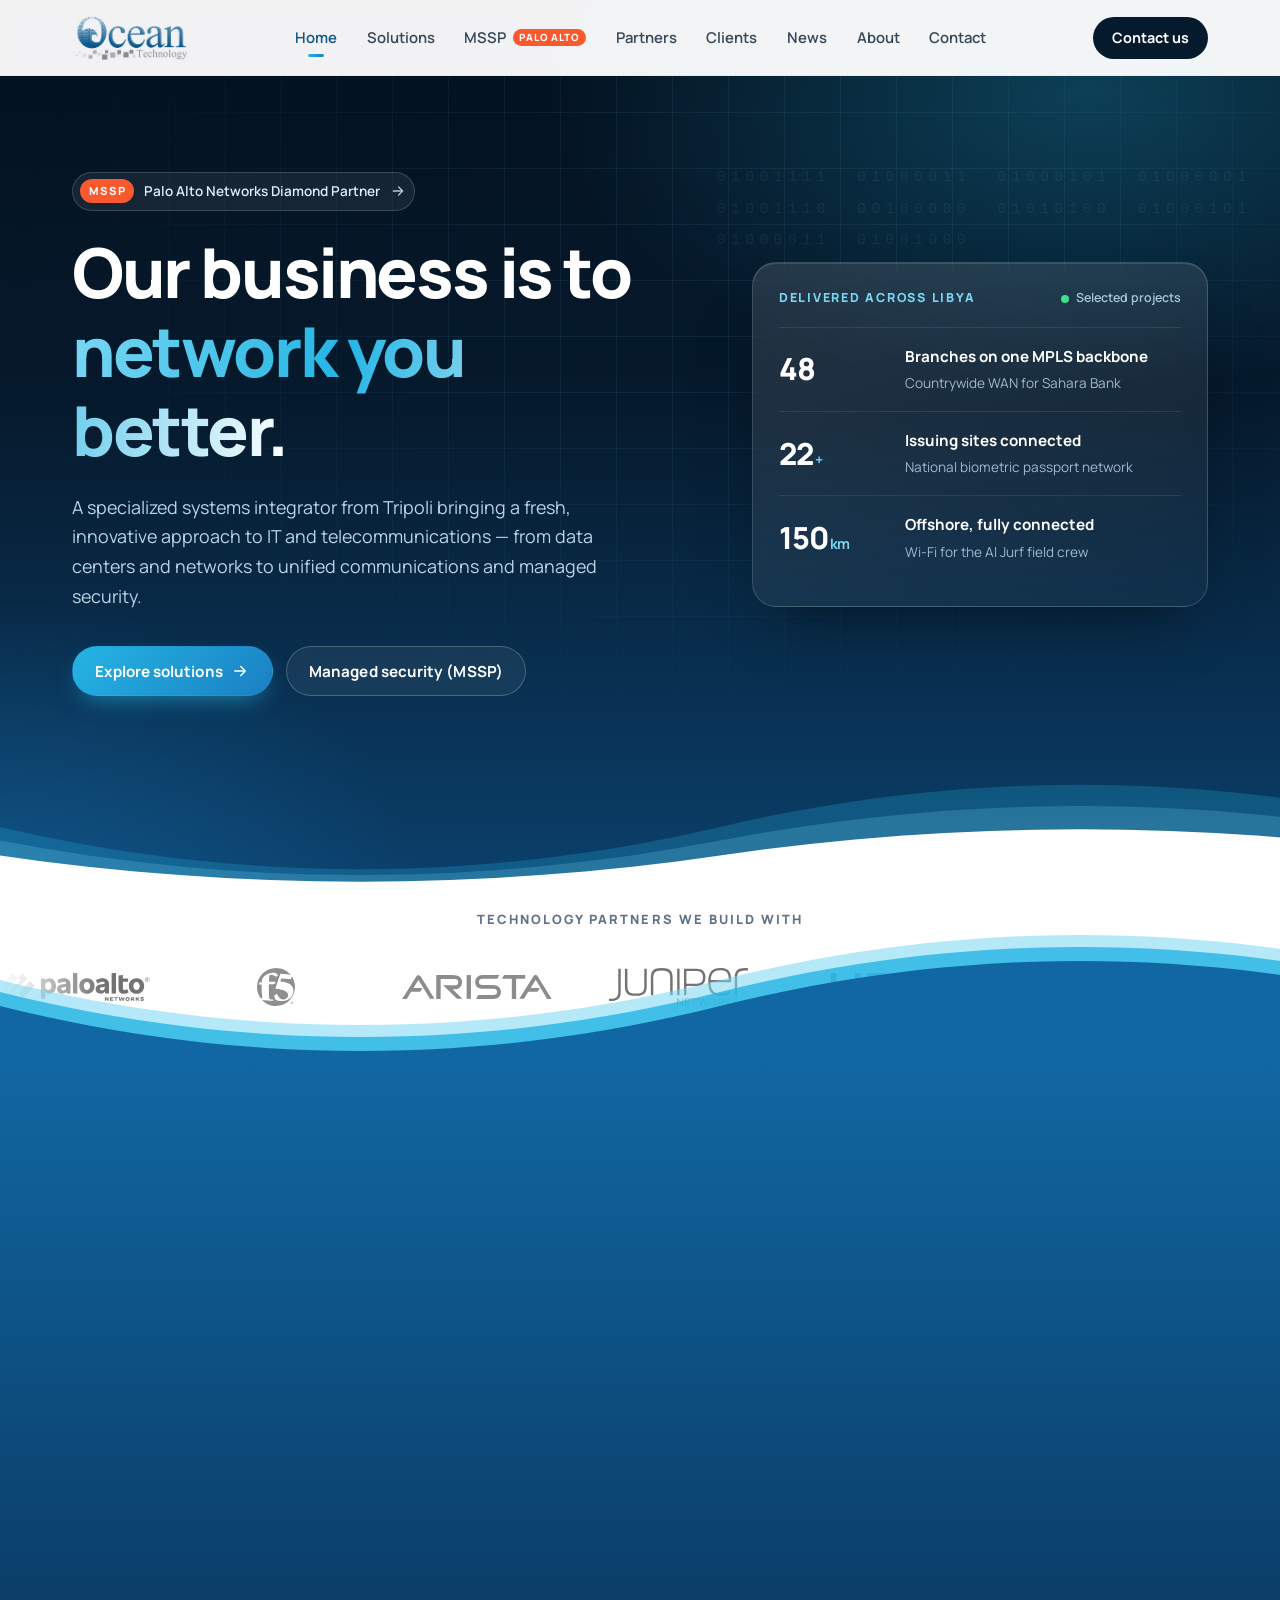
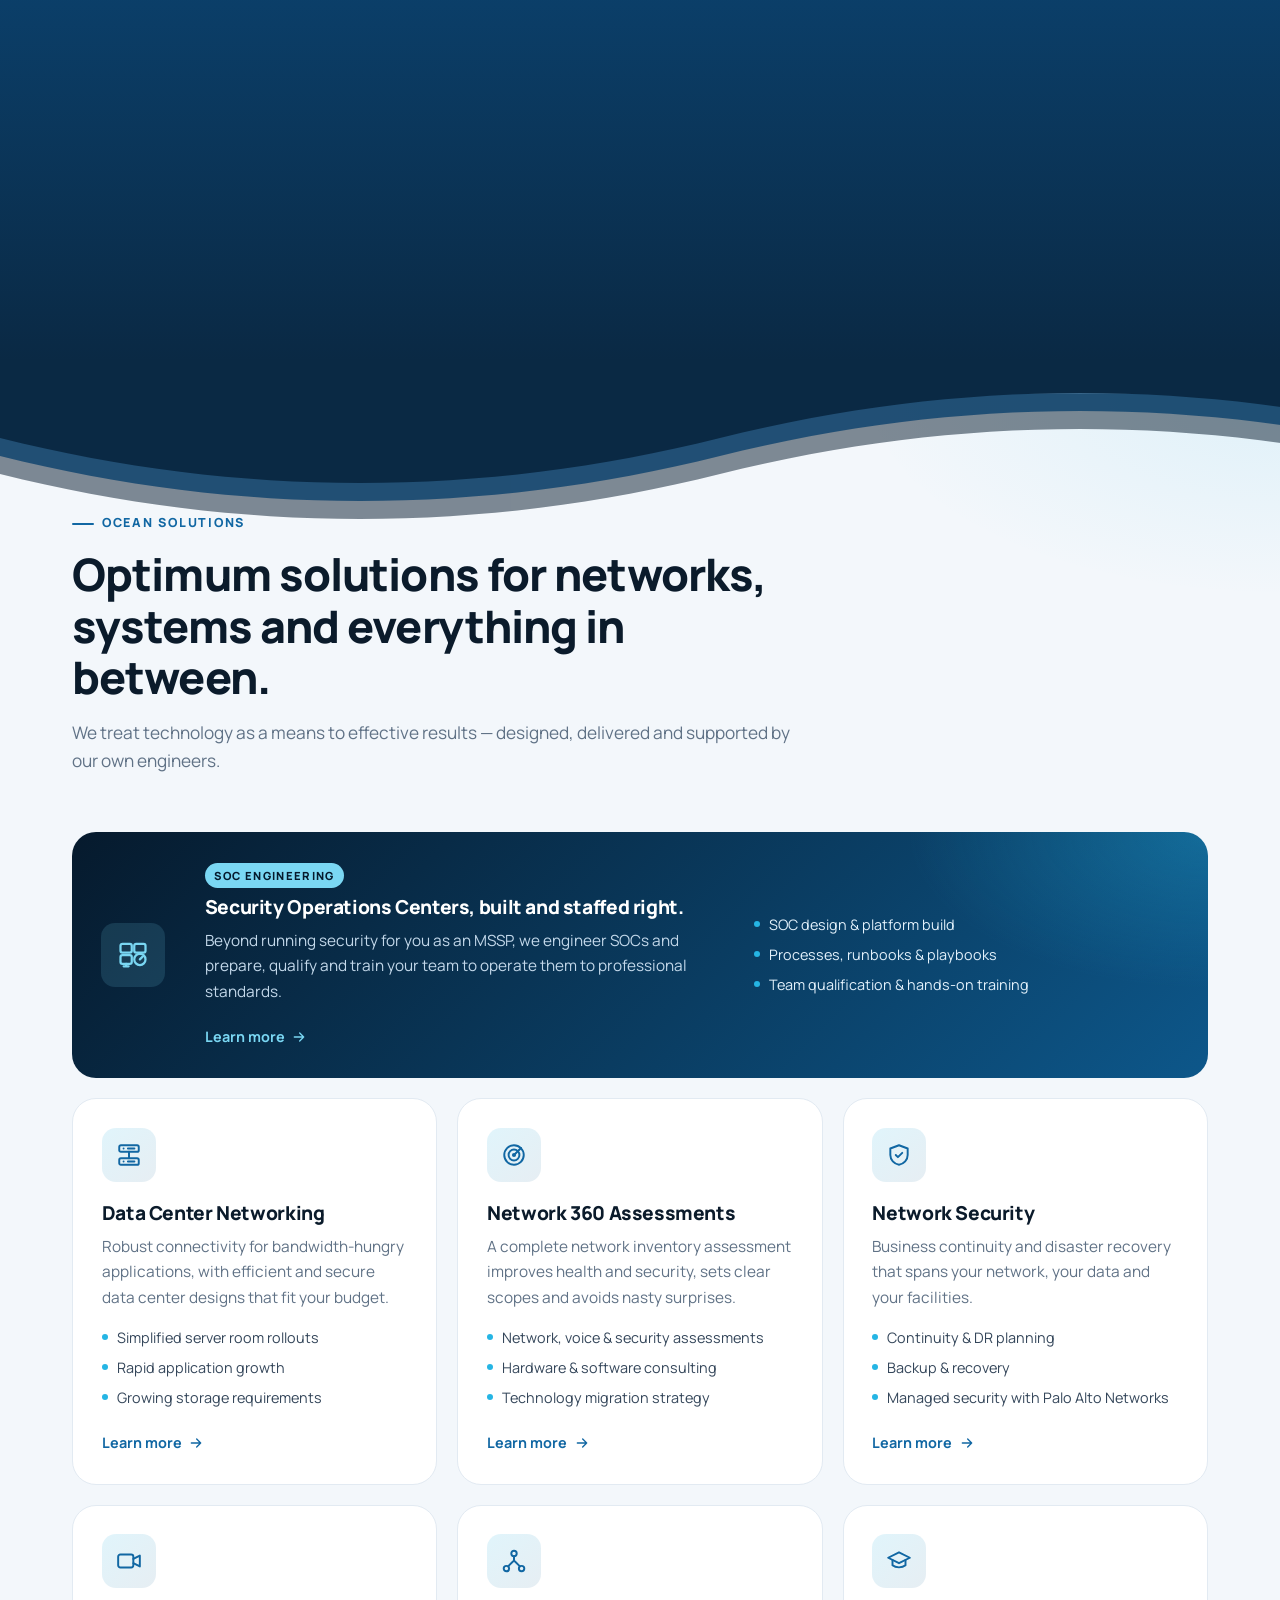
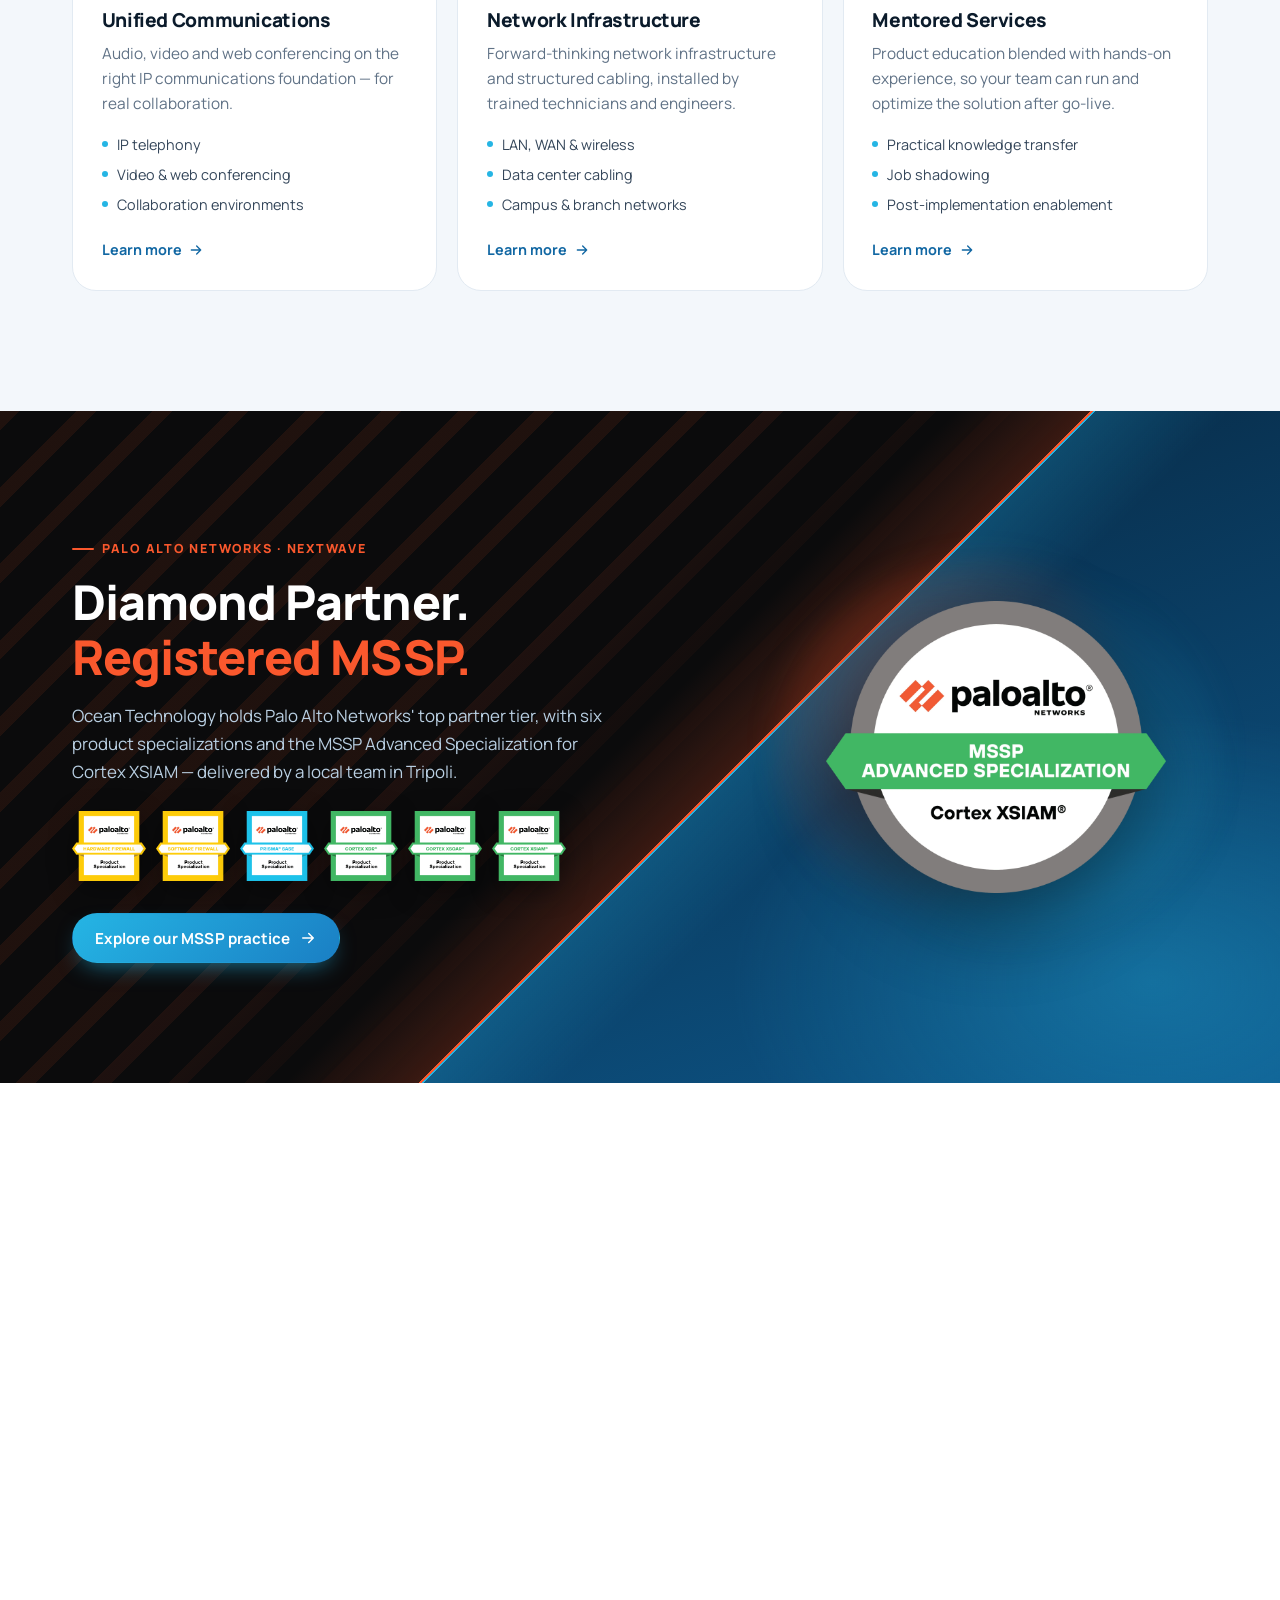
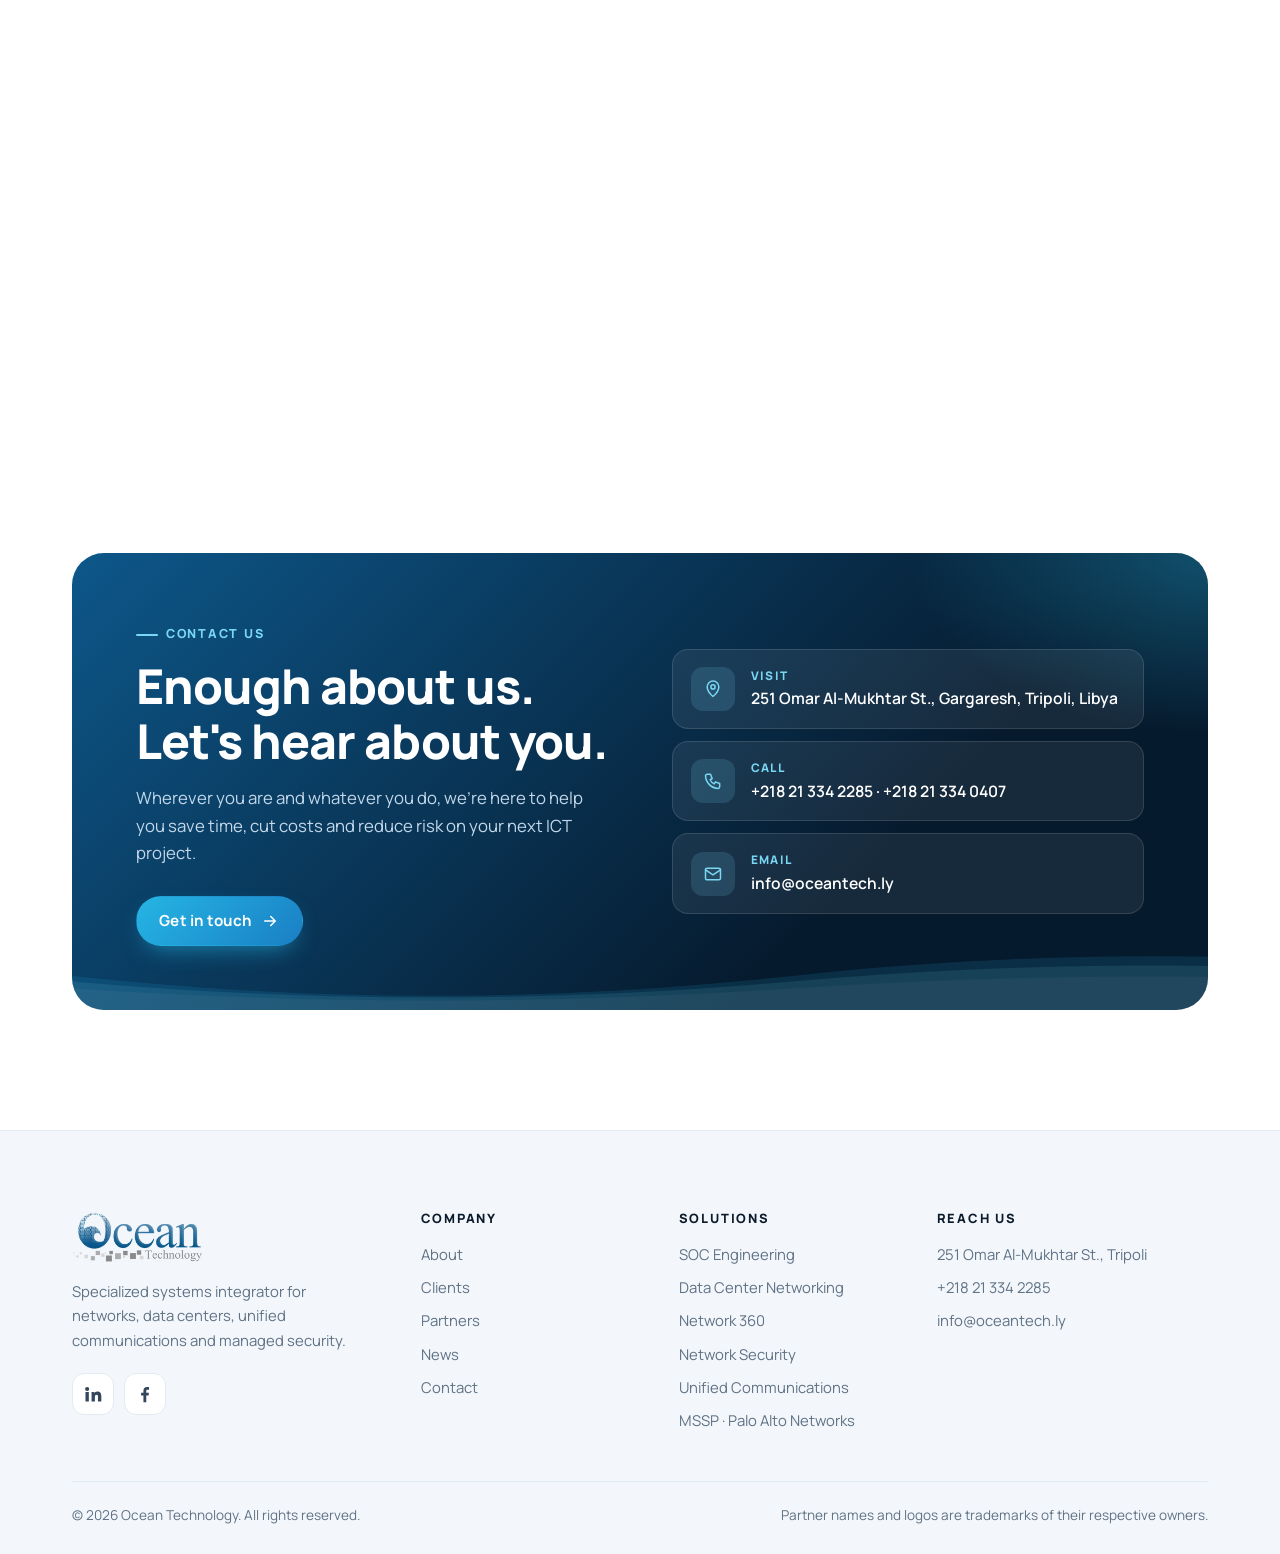
<file: index.html>
<!doctype html>
<html lang="en">
<head>
  <meta charset="utf-8">
  <meta name="viewport" content="width=device-width, initial-scale=1">
  <title>Ocean Technology — Systems Integrator & Palo Alto Networks MSSP | Tripoli, Libya</title>
  <meta name="description" content="Ocean Technology is a Tripoli-based systems integrator for data center networking, network security, unified communications and managed security services — a Palo Alto Networks Diamond Partner and MSSP.">
  <meta name="theme-color" content="#061a2d">
  <meta property="og:title" content="Ocean Technology — Systems Integrator & Palo Alto Networks MSSP | Tripoli, Libya">
  <meta property="og:description" content="Ocean Technology is a Tripoli-based systems integrator for data center networking, network security, unified communications and managed security services — a Palo Alto Networks Diamond Partner and MSSP.">
  <meta property="og:type" content="website">
  <meta property="og:image" content="assets/logo-mark.png">
  <link rel="icon" type="image/png" href="assets/logo-mark.png">
  <script>try{if(sessionStorage.getItem('ot-wave')){document.documentElement.classList.add('wave-arriving')}}catch(e){}</script>
  <link rel="preconnect" href="https://fonts.googleapis.com">
  <link rel="preconnect" href="https://fonts.gstatic.com" crossorigin>
  <link href="https://fonts.googleapis.com/css2?family=Manrope:wght@400;500;600;700;800&display=swap" rel="stylesheet">
  <link rel="stylesheet" href="css/style.css?v=202611132131">
  <script type="application/ld+json">
  {
    "@context": "https://schema.org",
    "@type": "Organization",
    "name": "Ocean Technology",
    "url": "https://www.oceantech.ly/",
    "logo": "https://www.oceantech.ly/assets/logo-mark.png",
    "email": "info@oceantech.ly",
    "telephone": "+218-21-3342285",
    "address": {
      "@type": "PostalAddress",
      "streetAddress": "251 Omar Al-Mukhtar Street, Gargaresh",
      "addressLocality": "Tripoli",
      "addressCountry": "LY"
    },
    "sameAs": [
      "https://www.linkedin.com/company/oceantechlibya",
      "https://www.facebook.com/OceanTechnologyLibya/"
    ]
  }
  </script>
</head>
<body>

  <!-- Blue wave page transition -->
  <div class="wave-transition" aria-hidden="true">
    <div class="wt-edge wt-top"><span class="wave-layer"></span><span class="wave-layer"></span><span class="wave-layer"></span></div>
    <div class="wt-body"><div class="wt-mark"><div class="ripple"></div><b>OCEAN</b><span>TECHNOLOGY</span></div></div>
    <div class="wt-edge wt-bottom"><span class="wave-layer"></span><span class="wave-layer"></span><span class="wave-layer"></span></div>
  </div>

  <header class="site-header">
    <div class="container header-inner">
      <a class="brand" href="index.html" aria-label="Ocean Technology home"><img src="assets/logo-mark.png" alt="Ocean Technology" width="245" height="97"></a>
      <nav class="nav" aria-label="Main">
        <ul>
          <li><a href="index.html" class="active" aria-current="page">Home</a></li>
          <li><a href="solutions.html">Solutions</a></li>
          <li><a href="mssp.html">MSSP <span class="tag-mssp">PALO ALTO</span></a></li>
          <li><a href="partners.html">Partners</a></li>
          <li><a href="clients.html">Clients</a></li>
          <li><a href="news.html">News</a></li>
          <li><a href="about.html">About</a></li>
          <li><a href="contact.html">Contact</a></li>
        </ul>
      </nav>
      <a class="btn btn-dark btn-sm header-cta" href="contact.html">Contact us</a>
      <button class="menu-toggle" aria-label="Open menu" aria-expanded="false"><span></span></button>
    </div>
  </header>

  <main>
    <!-- ================= HERO ================= -->
    <section class="hero">
      <div class="container hero-grid">
        <div>
          <a class="hero-pill reveal" href="mssp.html">
            <span class="dot">MSSP</span>
            Palo Alto Networks Diamond Partner
            <svg viewBox="0 0 24 24" fill="none" stroke="currentColor" stroke-width="2" stroke-linecap="round" stroke-linejoin="round"><path d="M5 12h14M13 6l6 6-6 6"/></svg>
          </a>
          <h1 class="reveal" style="--d:.08s">Our business is to <span class="grad-text">network you better.</span></h1>
          <p class="lede reveal" style="--d:.16s">A specialized systems integrator from Tripoli bringing a fresh, innovative approach to IT and telecommunications — from data centers and networks to unified communications and managed security.</p>
          <div class="hero-actions reveal" style="--d:.24s">
            <a class="btn btn-primary" href="solutions.html">Explore solutions <svg viewBox="0 0 24 24" fill="none" stroke="currentColor" stroke-width="2" stroke-linecap="round" stroke-linejoin="round"><path d="M5 12h14M13 6l6 6-6 6"/></svg></a>
            <a class="btn btn-ghost" href="mssp.html">Managed security (MSSP)</a>
          </div>
        </div>

        <aside class="glass hero-panel reveal" style="--d:.3s" aria-label="Selected projects">
          <div class="panel-head"><span>Delivered across Libya</span><em class="live">Selected projects</em></div>
          <div class="stat-row">
            <div class="stat-num">48</div>
            <div class="stat-txt"><b>Branches on one MPLS backbone</b><span>Countrywide WAN for Sahara Bank</span></div>
          </div>
          <div class="stat-row">
            <div class="stat-num">22<small>+</small></div>
            <div class="stat-txt"><b>Issuing sites connected</b><span>National biometric passport network</span></div>
          </div>
          <div class="stat-row">
            <div class="stat-num">150<small>km</small></div>
            <div class="stat-txt"><b>Offshore, fully connected</b><span>Wi-Fi for the Al Jurf field crew</span></div>
          </div>
        </aside>
      </div>
      <div class="sea" aria-hidden="true"><span class="wave-layer"></span><span class="wave-layer"></span><span class="wave-layer"></span></div>
    </section>

    <!-- ================= PARTNERS STRIP ================= -->
    <section class="partners-strip">
      <div class="container">
        <p class="reveal">Technology partners we build with</p>
      </div>
      <div class="reveal" style="--d:.1s"><div class="marquee"><div class="marquee-track"><div class="logo-box"><img src="assets/partners/paloalto.svg" alt="Palo Alto Networks" loading="lazy"></div><div class="logo-box"><img src="assets/partners/f5.svg" alt="F5" loading="lazy"></div><div class="logo-box"><img src="assets/partners/arista.svg" alt="Arista Networks" loading="lazy"></div><div class="logo-box"><img src="assets/partners/juniper.svg" alt="Juniper Networks" loading="lazy"></div><div class="logo-box"><img src="assets/partners/hpe.svg" alt="Hewlett Packard Enterprise" loading="lazy"></div><div class="logo-box"><img src="assets/partners/dell.svg" alt="Dell Technologies" loading="lazy"></div><div class="logo-box"><img src="assets/partners/hp.svg" alt="HP" loading="lazy"></div><div class="logo-box"><img src="assets/partners/huawei.svg" alt="Huawei" loading="lazy"></div><div class="logo-box"><img src="assets/partners/microsoft.svg" alt="Microsoft" loading="lazy"></div><div class="logo-box"><img src="assets/partners/vmware.svg" alt="VMware" loading="lazy"></div><div class="logo-box"><img src="assets/partners/netapp.svg" alt="NetApp" loading="lazy"></div><div class="logo-box"><img src="assets/partners/veeam.svg" alt="Veeam" loading="lazy"></div><div class="logo-box"><img src="assets/partners/infoblox.svg" alt="Infoblox" loading="lazy"></div><div class="logo-box" aria-hidden="true"><img src="assets/partners/paloalto.svg" alt="" loading="lazy"></div><div class="logo-box" aria-hidden="true"><img src="assets/partners/f5.svg" alt="" loading="lazy"></div><div class="logo-box" aria-hidden="true"><img src="assets/partners/arista.svg" alt="" loading="lazy"></div><div class="logo-box" aria-hidden="true"><img src="assets/partners/juniper.svg" alt="" loading="lazy"></div><div class="logo-box" aria-hidden="true"><img src="assets/partners/hpe.svg" alt="" loading="lazy"></div><div class="logo-box" aria-hidden="true"><img src="assets/partners/dell.svg" alt="" loading="lazy"></div><div class="logo-box" aria-hidden="true"><img src="assets/partners/hp.svg" alt="" loading="lazy"></div><div class="logo-box" aria-hidden="true"><img src="assets/partners/huawei.svg" alt="" loading="lazy"></div><div class="logo-box" aria-hidden="true"><img src="assets/partners/microsoft.svg" alt="" loading="lazy"></div><div class="logo-box" aria-hidden="true"><img src="assets/partners/vmware.svg" alt="" loading="lazy"></div><div class="logo-box" aria-hidden="true"><img src="assets/partners/netapp.svg" alt="" loading="lazy"></div><div class="logo-box" aria-hidden="true"><img src="assets/partners/veeam.svg" alt="" loading="lazy"></div><div class="logo-box" aria-hidden="true"><img src="assets/partners/infoblox.svg" alt="" loading="lazy"></div></div></div></div>
      <div class="container section-foot reveal"><a class="text-link" style="margin-top:0" href="partners.html">Meet all our partners <svg viewBox="0 0 24 24" fill="none" stroke="currentColor" stroke-width="2" stroke-linecap="round" stroke-linejoin="round"><path d="M5 12h14M13 6l6 6-6 6"/></svg></a></div>
    </section>

    <!-- ================= ABOUT ================= -->
    <section class="section" style="padding-top: clamp(40px, 6vw, 72px)">
      <div class="container">
        <div class="about-grid">
          <div class="copy reveal">
            <span class="eyebrow">About us</span>
            <h2>We build bridges between business and IT.</h2>
            <p>Ocean Technology is a specialized systems integrator and solutions provider in Network &amp; Desktop Services, Data Centers, Unified Communications and professional mentoring.</p>
            <p>We welcome new technology and work with our clients to find solutions that fit both their business needs and their budget — so their core business runs at full potential.</p>
            <a class="text-link" href="about.html">More about Ocean Technology <svg viewBox="0 0 24 24" fill="none" stroke="currentColor" stroke-width="2" stroke-linecap="round" stroke-linejoin="round"><path d="M5 12h14M13 6l6 6-6 6"/></svg></a>
          </div>
          <figure class="quote-card reveal" style="--d:.1s">
            <blockquote>We believe that technology is a key enabler for the development and prosperity of any individual, organization and society. Our role is to make this happen.</blockquote>
            <cite>— Ocean Technology</cite>
            <div class="sea-mini" aria-hidden="true"><span class="wave-layer"></span></div>
          </figure>
        </div>

        <div class="why-grid">
          <div class="why reveal"><span class="num">01</span><h3>Technology powerhouse</h3><p>From office solutions to turnkey systems and green-field projects.</p></div>
          <div class="why reveal" style="--d:.08s"><span class="num">02</span><h3>Beyond products &amp; brands</h3><p>Solutions designed around how your business works, not a catalogue.</p></div>
          <div class="why reveal" style="--d:.16s"><span class="num">03</span><h3>Fast, friendly, professional</h3><p>A team ready to guide you through any IT situation.</p></div>
          <div class="why reveal" style="--d:.24s"><span class="num">04</span><h3>Peace of mind</h3><p>Planning, implementation, auditing, monitoring and management.</p></div>
        </div>
      </div>
    </section>

    <!-- ================= SOLUTIONS ================= -->
    <section class="section solutions">
      <div class="container">
        <div class="section-head reveal">
          <span class="eyebrow">Ocean solutions</span>
          <h2>Optimum solutions for networks, systems and everything in between.</h2>
          <p>We treat technology as a means to effective results — designed, delivered and supported by our own engineers.</p>
        </div>

        <div class="cards">
          <article class="card card-wide reveal">
            <div class="icon"><svg viewBox="0 0 24 24" fill="none" stroke="currentColor" stroke-width="1.8" stroke-linecap="round" stroke-linejoin="round"><rect x="2" y="3" width="9" height="7" rx="1.5"/><rect x="13" y="3" width="9" height="7" rx="1.5"/><rect x="2" y="12" width="9" height="7" rx="1.5"/><path d="M13 15.5a4.5 4.5 0 1 0 9 0 4.5 4.5 0 0 0-9 0zM17.5 15.5l2-2"/><path d="M6.5 19v2M4.5 21h4"/></svg></div>
            <div>
              <span class="new">SOC engineering</span>
              <h3>Security Operations Centers, built and staffed right.</h3>
              <p>Beyond running security for you as an MSSP, we engineer SOCs and prepare, qualify and train your team to operate them to professional standards.</p>
              <a class="more" href="solutions.html#soc">Learn more <svg viewBox="0 0 24 24" fill="none" stroke="currentColor" stroke-width="2" stroke-linecap="round" stroke-linejoin="round"><path d="M5 12h14M13 6l6 6-6 6"/></svg></a>
            </div>
            <ul><li>SOC design &amp; platform build</li><li>Processes, runbooks &amp; playbooks</li><li>Team qualification &amp; hands-on training</li></ul>
          </article>
          <article class="card reveal">
            <div class="icon"><svg viewBox="0 0 24 24" fill="none" stroke="currentColor" stroke-width="1.8" stroke-linecap="round" stroke-linejoin="round"><rect x="3" y="3" width="18" height="6" rx="1.5"/><rect x="3" y="15" width="18" height="6" rx="1.5"/><path d="M7 6h.01M7 18h.01M11 6h6M11 18h6M12 9v6"/></svg></div>
            <h3>Data Center Networking</h3>
            <p>Robust connectivity for bandwidth-hungry applications, with efficient and secure data center designs that fit your budget.</p>
            <ul><li>Simplified server room rollouts</li><li>Rapid application growth</li><li>Growing storage requirements</li></ul>
            <a class="more" href="solutions.html#data-center">Learn more <svg viewBox="0 0 24 24" fill="none" stroke="currentColor" stroke-width="2" stroke-linecap="round" stroke-linejoin="round"><path d="M5 12h14M13 6l6 6-6 6"/></svg></a>
          </article>
          <article class="card reveal" style="--d:.08s">
            <div class="icon"><svg viewBox="0 0 24 24" fill="none" stroke="currentColor" stroke-width="1.8" stroke-linecap="round" stroke-linejoin="round"><circle cx="12" cy="12" r="9"/><circle cx="12" cy="12" r="5"/><path d="M12 12l6.5-6.5"/><circle cx="12" cy="12" r="1"/></svg></div>
            <h3>Network 360 Assessments</h3>
            <p>A complete network inventory assessment improves health and security, sets clear scopes and avoids nasty surprises.</p>
            <ul><li>Network, voice &amp; security assessments</li><li>Hardware &amp; software consulting</li><li>Technology migration strategy</li></ul>
            <a class="more" href="solutions.html#assessments">Learn more <svg viewBox="0 0 24 24" fill="none" stroke="currentColor" stroke-width="2" stroke-linecap="round" stroke-linejoin="round"><path d="M5 12h14M13 6l6 6-6 6"/></svg></a>
          </article>
          <article class="card reveal" style="--d:.16s">
            <div class="icon"><svg viewBox="0 0 24 24" fill="none" stroke="currentColor" stroke-width="1.8" stroke-linecap="round" stroke-linejoin="round"><path d="M12 3l8 3v6c0 4.5-3.4 8.3-8 9-4.6-.7-8-4.5-8-9V6l8-3z"/><path d="M9 12l2 2 4-4"/></svg></div>
            <h3>Network Security</h3>
            <p>Business continuity and disaster recovery that spans your network, your data and your facilities.</p>
            <ul><li>Continuity &amp; DR planning</li><li>Backup &amp; recovery</li><li>Managed security with Palo Alto Networks</li></ul>
            <a class="more" href="solutions.html#security">Learn more <svg viewBox="0 0 24 24" fill="none" stroke="currentColor" stroke-width="2" stroke-linecap="round" stroke-linejoin="round"><path d="M5 12h14M13 6l6 6-6 6"/></svg></a>
          </article>
          <article class="card reveal">
            <div class="icon"><svg viewBox="0 0 24 24" fill="none" stroke="currentColor" stroke-width="1.8" stroke-linecap="round" stroke-linejoin="round"><rect x="2" y="6" width="14" height="12" rx="2"/><path d="M16 10l6-3v10l-6-3"/></svg></div>
            <h3>Unified Communications</h3>
            <p>Audio, video and web conferencing on the right IP communications foundation — for real collaboration.</p>
            <ul><li>IP telephony</li><li>Video &amp; web conferencing</li><li>Collaboration environments</li></ul>
            <a class="more" href="solutions.html#unified-communications">Learn more <svg viewBox="0 0 24 24" fill="none" stroke="currentColor" stroke-width="2" stroke-linecap="round" stroke-linejoin="round"><path d="M5 12h14M13 6l6 6-6 6"/></svg></a>
          </article>
          <article class="card reveal" style="--d:.08s">
            <div class="icon"><svg viewBox="0 0 24 24" fill="none" stroke="currentColor" stroke-width="1.8" stroke-linecap="round" stroke-linejoin="round"><circle cx="12" cy="5" r="2.5"/><circle cx="5" cy="19" r="2.5"/><circle cx="19" cy="19" r="2.5"/><path d="M12 7.5v4M12 11.5l-5.5 5.5M12 11.5l5.5 5.5"/></svg></div>
            <h3>Network Infrastructure</h3>
            <p>Forward-thinking network infrastructure and structured cabling, installed by trained technicians and engineers.</p>
            <ul><li>LAN, WAN &amp; wireless</li><li>Data center cabling</li><li>Campus &amp; branch networks</li></ul>
            <a class="more" href="solutions.html#infrastructure">Learn more <svg viewBox="0 0 24 24" fill="none" stroke="currentColor" stroke-width="2" stroke-linecap="round" stroke-linejoin="round"><path d="M5 12h14M13 6l6 6-6 6"/></svg></a>
          </article>
          <article class="card reveal" style="--d:.16s">
            <div class="icon"><svg viewBox="0 0 24 24" fill="none" stroke="currentColor" stroke-width="1.8" stroke-linecap="round" stroke-linejoin="round"><path d="M2 9l10-5 10 5-10 5L2 9z"/><path d="M6 11v5c3 2.5 9 2.5 12 0v-5"/></svg></div>
            <h3>Mentored Services</h3>
            <p>Product education blended with hands-on experience, so your team can run and optimize the solution after go-live.</p>
            <ul><li>Practical knowledge transfer</li><li>Job shadowing</li><li>Post-implementation enablement</li></ul>
            <a class="more" href="solutions.html#mentored">Learn more <svg viewBox="0 0 24 24" fill="none" stroke="currentColor" stroke-width="2" stroke-linecap="round" stroke-linejoin="round"><path d="M5 12h14M13 6l6 6-6 6"/></svg></a>
          </article>
        </div>
      </div>
    </section>

    <!-- ================= MSSP BAND ================= -->
    <section class="section mssp-band on-dark split-45 pa-stripes">
      <div class="container mssp-grid">
        <div class="reveal">
          <span class="eyebrow" style="color: var(--pa-orange)">Palo Alto Networks · NextWave</span>
          <h2>Diamond Partner.<br><em>Registered MSSP.</em></h2>
          <p class="lead">Ocean Technology holds Palo Alto Networks' top partner tier, with six product specializations and the MSSP Advanced Specialization for Cortex XSIAM — delivered by a local team in Tripoli.</p>
          <div class="mini-badges"><img src="assets/paloalto/hardware-firewall.webp" alt="Palo Alto Networks Hardware Firewall Product Specialization" title="Hardware Firewall" width="2000" height="1890" loading="lazy"><img src="assets/paloalto/software-firewall.webp" alt="Palo Alto Networks Software Firewall Product Specialization" title="Software Firewall" width="2000" height="1890" loading="lazy"><img src="assets/paloalto/prisma-sase.webp" alt="Palo Alto Networks Prisma SASE Product Specialization" title="Prisma SASE" width="2000" height="1890" loading="lazy"><img src="assets/paloalto/cortex-xdr.webp" alt="Palo Alto Networks Cortex XDR Product Specialization" title="Cortex XDR" width="2000" height="1890" loading="lazy"><img src="assets/paloalto/cortex-xsoar.webp" alt="Palo Alto Networks Cortex XSOAR Product Specialization" title="Cortex XSOAR" width="2000" height="1890" loading="lazy"><img src="assets/paloalto/cortex-xsiam.webp" alt="Palo Alto Networks Cortex XSIAM Product Specialization" title="Cortex XSIAM" width="2000" height="1890" loading="lazy"></div>
          <a class="btn btn-primary" href="mssp.html">Explore our MSSP practice <svg viewBox="0 0 24 24" fill="none" stroke="currentColor" stroke-width="2" stroke-linecap="round" stroke-linejoin="round"><path d="M5 12h14M13 6l6 6-6 6"/></svg></a>
        </div>
        <div class="reveal" style="--d:.15s"><figure class="badge-official"><img src="assets/paloalto/mssp-advanced-xsiam.webp" alt="Palo Alto Networks MSSP Advanced Specialization — Cortex XSIAM" width="2000" height="1716"></figure></div>
      </div>
    </section>

    <!-- ================= IMPACT ================= -->
    <section class="section">
      <div class="container">
        <div class="section-head reveal">
          <span class="eyebrow">Impact</span>
          <h2>Projects that keep Libya connected.</h2>
          <p>Banking, telecom, government and energy — a few of the programmes our engineers have delivered.</p>
        </div>
        <div class="impact-grid">
          <a class="project reveal" href="news.html#sahara-bank">
            <div class="year">2016<br>–17</div>
            <div>
              <span class="sector">Banking</span>
              <h3>Rebuilding a bank's backbone</h3>
              <div class="client">Sahara Bank</div>
              <p>A consolidated data center for the new Temenos T24 core banking system, a countrywide MPLS network across all branches, and stronger application security.</p>
            </div>
          </a>
          <a class="project reveal" style="--d:.08s" href="news.html#internet-gateway">
            <div class="year">2015</div>
            <div>
              <span class="sector">Telecom</span>
              <h3>International Internet Gateway</h3>
              <div class="client">LITC · with LIDIA &amp; Italtel</div>
              <p>Deployed, installed and commissioned the IIGW core network in LITC's major western PoP locations.</p>
            </div>
          </a>
          <a class="project reveal" href="news.html#biometric-passport">
            <div class="year">2013</div>
            <div>
              <span class="sector">Government</span>
              <h3>Biometric passport network</h3>
              <div class="client">Passport Authority &amp; National ID</div>
              <p>Restored and commissioned the IP network of the main data center and 22+ issuing sites, with mentoring for the in-house teams.</p>
            </div>
          </a>
          <a class="project reveal" style="--d:.08s" href="news.html#al-jurf">
            <div class="year">2016</div>
            <div>
              <span class="sector">Oil &amp; Gas</span>
              <h3>Connectivity, 150 km offshore</h3>
              <div class="client">Mabruk Oil Operations · Al Jurf</div>
              <p>Robust, remotely managed Wi-Fi across the platform — easing isolation for crews on rotation.</p>
            </div>
          </a>
        </div>
        <div class="section-foot reveal"><a class="btn btn-dark" href="clients.html">See who we work with <svg viewBox="0 0 24 24" fill="none" stroke="currentColor" stroke-width="2" stroke-linecap="round" stroke-linejoin="round"><path d="M5 12h14M13 6l6 6-6 6"/></svg></a></div>
      </div>
    </section>

    <section class="cta-wrap">
      <div class="container">
        <div class="cta on-dark reveal ">
          <div>
            <span class="eyebrow">Contact us</span>
            <h2>Enough about us.<br>Let's hear about you.</h2>
            <p>Wherever you are and whatever you do, we're here to help you save time, cut costs and reduce risk on your next ICT project.</p>
            <a class="btn btn-primary" href="contact.html">Get in touch <svg viewBox="0 0 24 24" fill="none" stroke="currentColor" stroke-width="2" stroke-linecap="round" stroke-linejoin="round"><path d="M5 12h14M13 6l6 6-6 6"/></svg></a>
          </div>
          <div class="contact-list">
            <div class="contact-item"><div class="ci"><svg viewBox="0 0 24 24" fill="none" stroke="currentColor" stroke-width="1.8" stroke-linecap="round" stroke-linejoin="round"><path d="M12 21s7-6.2 7-11.5A7 7 0 0 0 5 9.5C5 14.8 12 21 12 21z"/><circle cx="12" cy="9.5" r="2.5"/></svg></div><div><small>Visit</small><span>251 Omar Al-Mukhtar St., Gargaresh, Tripoli, Libya</span></div></div>
            <a class="contact-item" href="tel:+218213342285"><div class="ci"><svg viewBox="0 0 24 24" fill="none" stroke="currentColor" stroke-width="1.8" stroke-linecap="round" stroke-linejoin="round"><path d="M5 4h4l2 5-2.5 1.5a11 11 0 0 0 5 5L15 13l5 2v4a2 2 0 0 1-2 2A16 16 0 0 1 3 6a2 2 0 0 1 2-2"/></svg></div><div><small>Call</small><span>+218 21 334 2285 · +218 21 334 0407</span></div></a>
            <a class="contact-item" href="mailto:info@oceantech.ly"><div class="ci"><svg viewBox="0 0 24 24" fill="none" stroke="currentColor" stroke-width="1.8" stroke-linecap="round" stroke-linejoin="round"><rect x="3" y="5" width="18" height="14" rx="2"/><path d="M3 7l9 6 9-6"/></svg></div><div><small>Email</small><span>info@oceantech.ly</span></div></a>
          </div>
          <div class="sea" aria-hidden="true"><span class="wave-layer"></span><span class="wave-layer"></span><span class="wave-layer"></span></div>
        </div>
      </div>
    </section>

  </main>

  <footer class="site-footer">
    <div class="container">
      <div class="footer-grid">
        <div>
          <img src="assets/logo-mark.png" alt="Ocean Technology" width="245" height="97">
          <p>Specialized systems integrator for networks, data centers, unified communications and managed security.</p>
          <div class="social">
            <a class="li" href="https://www.linkedin.com/company/oceantechlibya" target="_blank" rel="noopener" aria-label="Ocean Technology on LinkedIn"><svg viewBox="0 0 24 24" fill="currentColor" aria-hidden="true"><path d="M4.98 3.5a2.5 2.5 0 1 1 0 5 2.5 2.5 0 0 1 0-5zM3 9.5h4V21H3V9.5zm6.5 0h3.83v1.57h.05c.53-1 1.84-2.07 3.8-2.07 4.05 0 4.8 2.67 4.8 6.13V21h-4v-5.16c0-1.23-.02-2.82-1.72-2.82-1.72 0-1.98 1.34-1.98 2.73V21h-4V9.5z"/></svg></a>
            <a class="fb" href="https://www.facebook.com/OceanTechnologyLibya/" target="_blank" rel="noopener" aria-label="Ocean Technology on Facebook"><svg viewBox="0 0 24 24" fill="currentColor" aria-hidden="true"><path d="M13.5 22v-8.2h2.77l.42-3.3H13.5V8.4c0-.95.27-1.6 1.63-1.6h1.73V3.86c-.3-.04-1.33-.13-2.53-.13-2.5 0-4.2 1.53-4.2 4.33v2.44H7.3v3.3h2.83V22h3.37z"/></svg></a>
          </div>
        </div>
        <div>
          <h4>Company</h4>
          <ul><li><a href="about.html">About</a></li><li><a href="clients.html">Clients</a></li><li><a href="partners.html">Partners</a></li><li><a href="news.html">News</a></li><li><a href="contact.html">Contact</a></li></ul>
        </div>
        <div>
          <h4>Solutions</h4>
          <ul><li><a href="solutions.html#soc">SOC Engineering</a></li><li><a href="solutions.html#data-center">Data Center Networking</a></li><li><a href="solutions.html#assessments">Network 360</a></li><li><a href="solutions.html#security">Network Security</a></li><li><a href="solutions.html#unified-communications">Unified Communications</a></li><li><a href="mssp.html">MSSP · Palo Alto Networks</a></li></ul>
        </div>
        <div>
          <h4>Reach us</h4>
          <ul><li>251 Omar Al-Mukhtar St., Tripoli</li><li><a href="tel:+218213342285">+218 21 334 2285</a></li><li><a href="mailto:info@oceantech.ly">info@oceantech.ly</a></li></ul>
        </div>
      </div>
      <div class="footer-bottom">
        <span>© <span data-year>2026</span> Ocean Technology. All rights reserved.</span>
        <span>Partner names and logos are trademarks of their respective owners.</span>
      </div>
    </div>
  </footer>

  <script src="js/main.js?v=202611132131" defer></script>
</body>
</html>
</file>
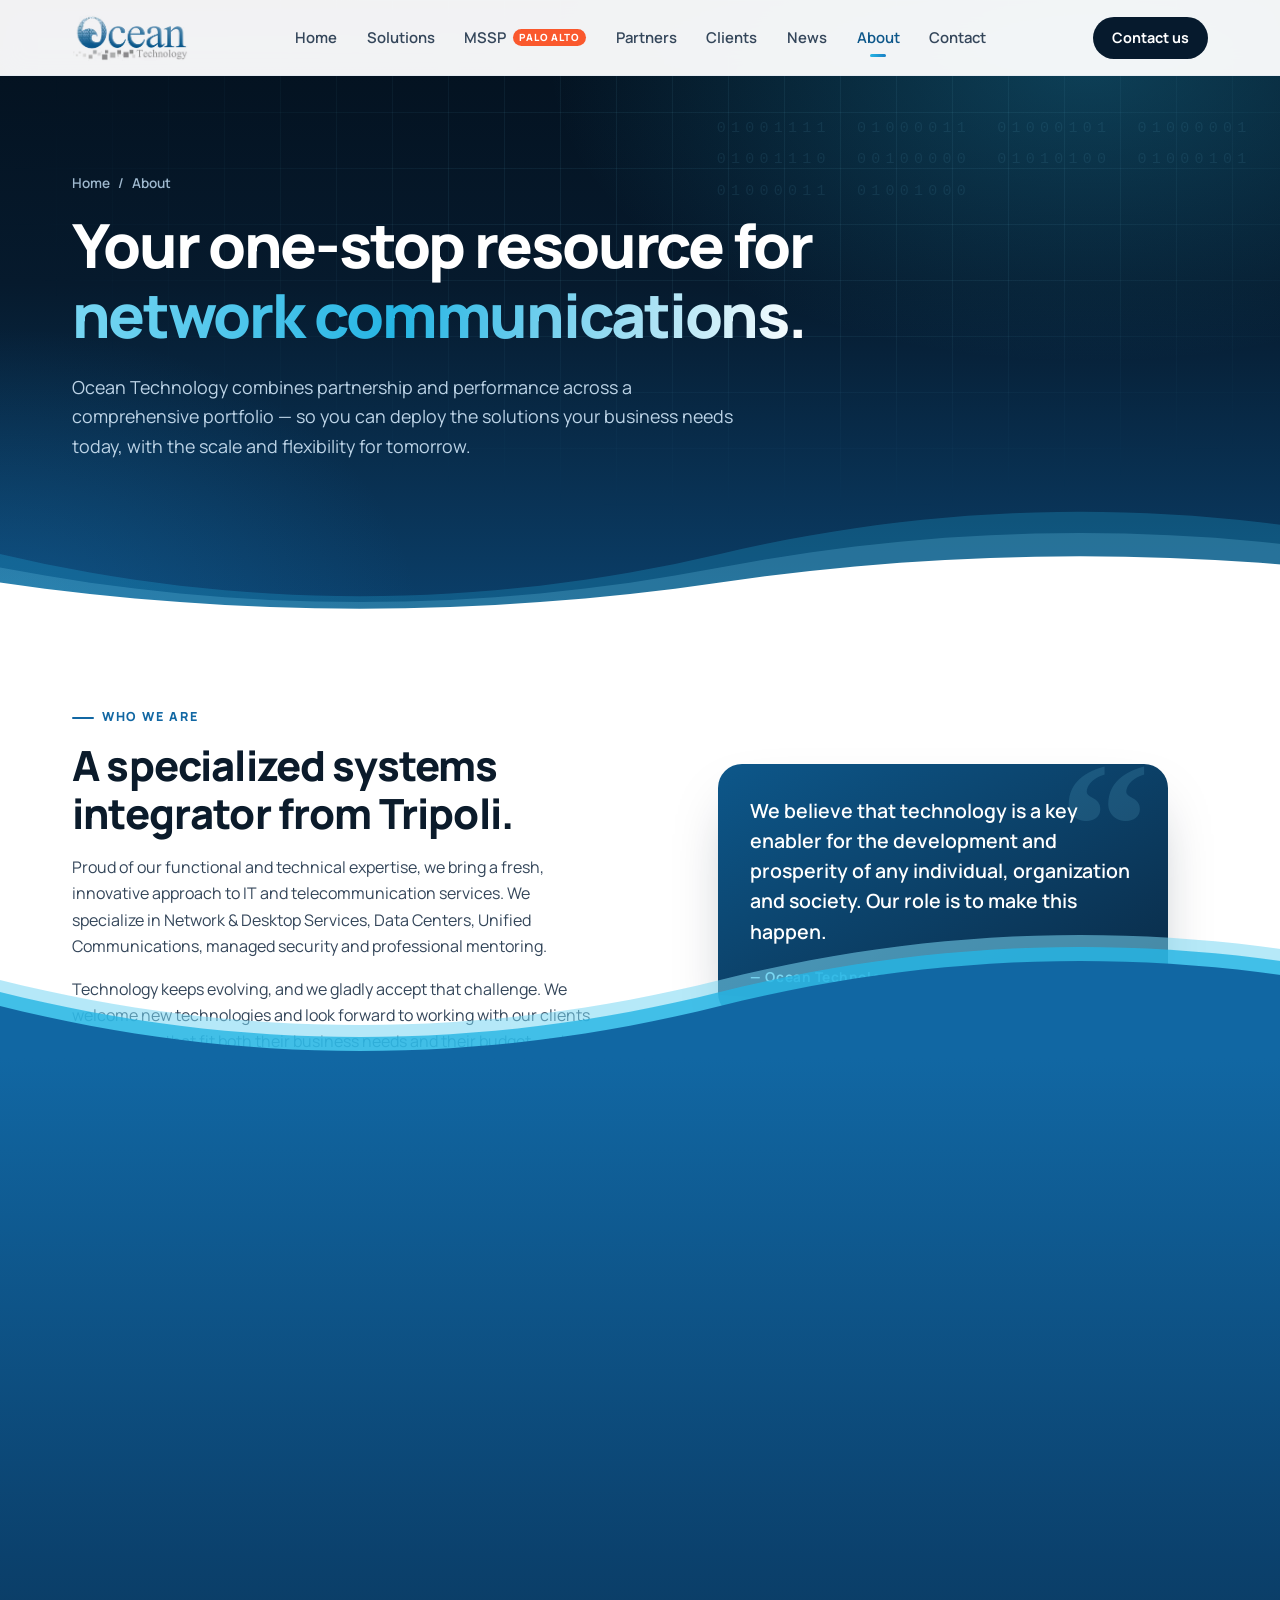
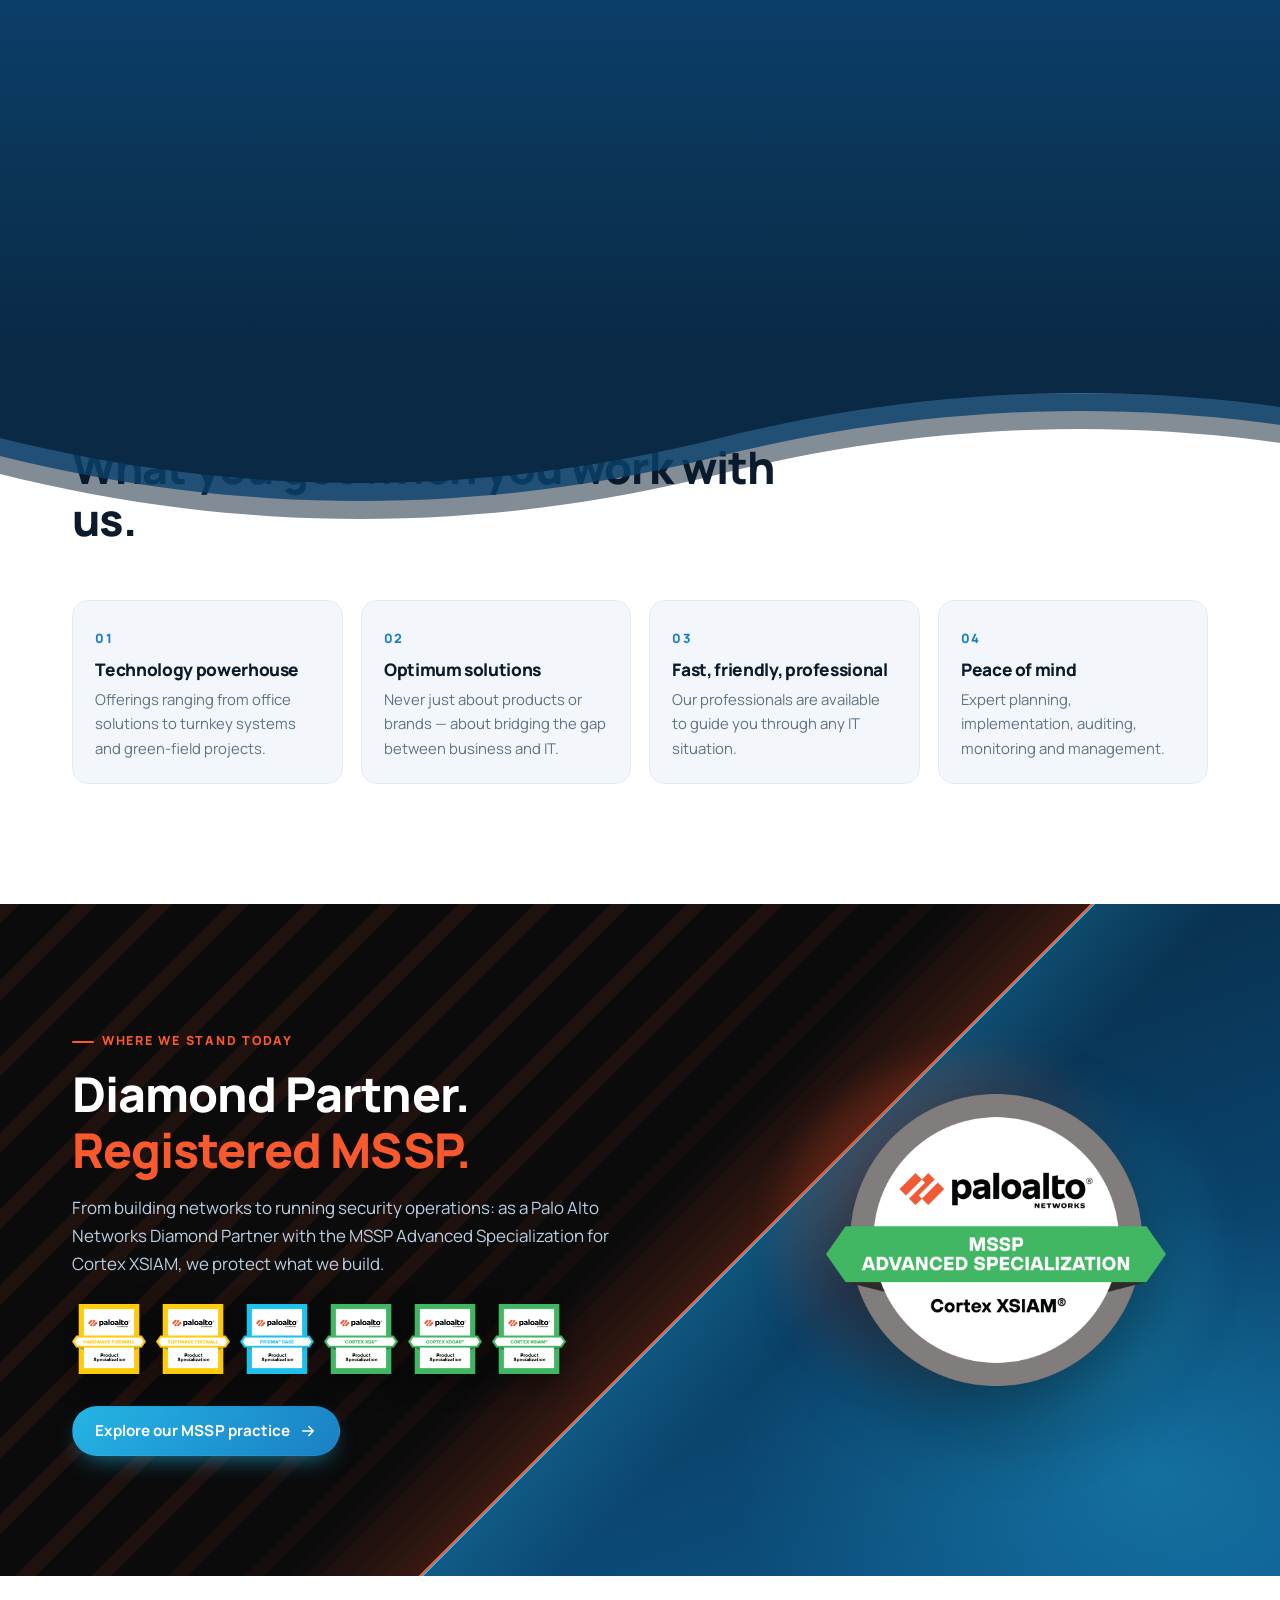
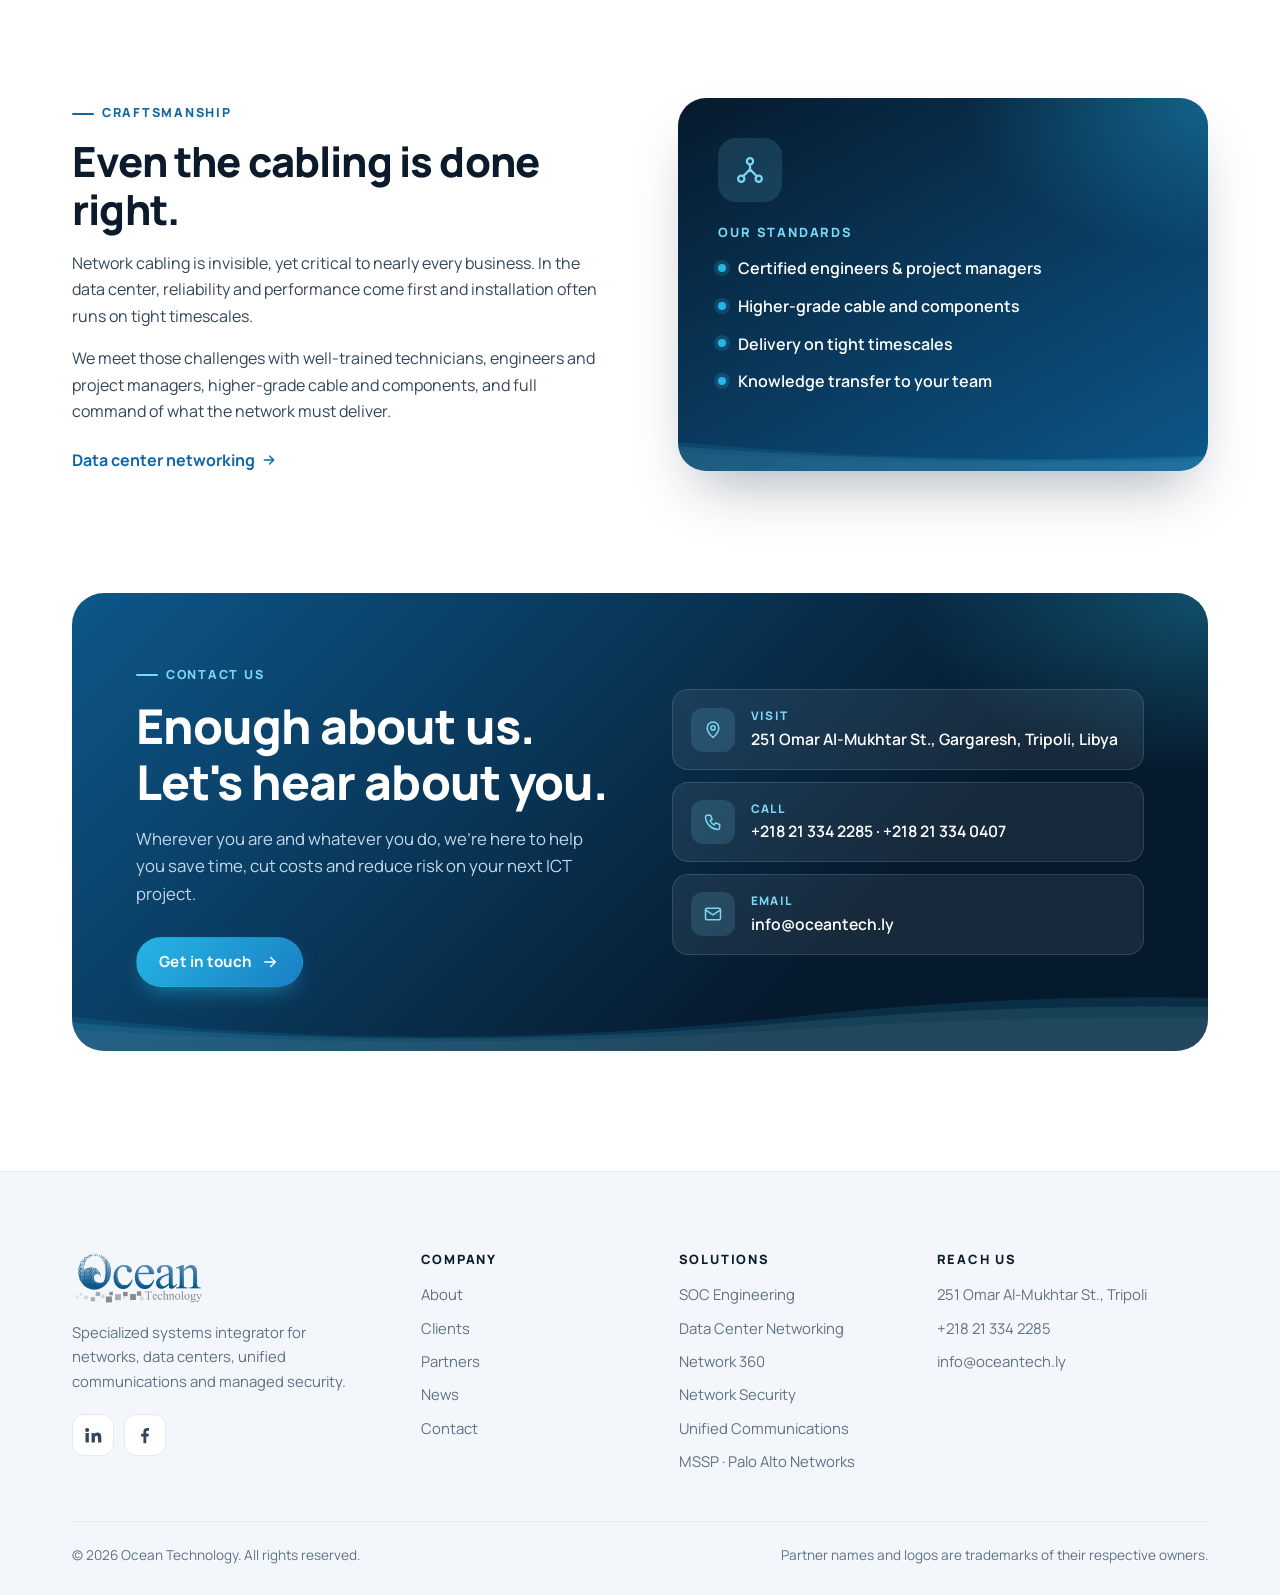
<file: about.html>
<!doctype html>
<html lang="en">
<head>
  <meta charset="utf-8">
  <meta name="viewport" content="width=device-width, initial-scale=1">
  <title>About | Ocean Technology</title>
  <meta name="description" content="Ocean Technology is a Tripoli-based systems integrator. Our vision is to be the trusted advisor for our customers and the ideal partner for the people we work with.">
  <meta name="theme-color" content="#061a2d">
  <meta property="og:title" content="About | Ocean Technology">
  <meta property="og:description" content="Ocean Technology is a Tripoli-based systems integrator. Our vision is to be the trusted advisor for our customers and the ideal partner for the people we work with.">
  <meta property="og:type" content="website">
  <meta property="og:image" content="assets/logo-mark.png">
  <link rel="icon" type="image/png" href="assets/logo-mark.png">
  <script>try{if(sessionStorage.getItem('ot-wave')){document.documentElement.classList.add('wave-arriving')}}catch(e){}</script>
  <link rel="preconnect" href="https://fonts.googleapis.com">
  <link rel="preconnect" href="https://fonts.gstatic.com" crossorigin>
  <link href="https://fonts.googleapis.com/css2?family=Manrope:wght@400;500;600;700;800&display=swap" rel="stylesheet">
  <link rel="stylesheet" href="css/style.css?v=202611132131">
</head>
<body>

  <!-- Blue wave page transition -->
  <div class="wave-transition" aria-hidden="true">
    <div class="wt-edge wt-top"><span class="wave-layer"></span><span class="wave-layer"></span><span class="wave-layer"></span></div>
    <div class="wt-body"><div class="wt-mark"><div class="ripple"></div><b>OCEAN</b><span>TECHNOLOGY</span></div></div>
    <div class="wt-edge wt-bottom"><span class="wave-layer"></span><span class="wave-layer"></span><span class="wave-layer"></span></div>
  </div>

  <header class="site-header">
    <div class="container header-inner">
      <a class="brand" href="index.html" aria-label="Ocean Technology home"><img src="assets/logo-mark.png" alt="Ocean Technology" width="245" height="97"></a>
      <nav class="nav" aria-label="Main">
        <ul>
          <li><a href="index.html">Home</a></li>
          <li><a href="solutions.html">Solutions</a></li>
          <li><a href="mssp.html">MSSP <span class="tag-mssp">PALO ALTO</span></a></li>
          <li><a href="partners.html">Partners</a></li>
          <li><a href="clients.html">Clients</a></li>
          <li><a href="news.html">News</a></li>
          <li><a href="about.html" class="active" aria-current="page">About</a></li>
          <li><a href="contact.html">Contact</a></li>
        </ul>
      </nav>
      <a class="btn btn-dark btn-sm header-cta" href="contact.html">Contact us</a>
      <button class="menu-toggle" aria-label="Open menu" aria-expanded="false"><span></span></button>
    </div>
  </header>

  <main>
    <section class="hero compact">
      <div class="container">
        <div class="hero-inner">
          <nav class="crumbs reveal" aria-label="Breadcrumb"><a href="index.html">Home</a><span>/</span><span>About</span></nav>
          <h1 class="reveal" style="--d:.06s">Your one-stop resource for <span class="grad-text">network communications.</span></h1>
          <p class="lede reveal" style="--d:.12s">Ocean Technology combines partnership and performance across a comprehensive portfolio — so you can deploy the solutions your business needs today, with the scale and flexibility for tomorrow.</p>
        </div>
      </div>
      <div class="sea" aria-hidden="true"><span class="wave-layer"></span><span class="wave-layer"></span><span class="wave-layer"></span></div>
    </section>

    <section class="section" style="padding-top: clamp(40px, 6vw, 72px)">
      <div class="container">
        <div class="split">
          <div class="reveal">
            <span class="eyebrow">Who we are</span>
            <h2>A specialized systems integrator from Tripoli.</h2>
            <p>Proud of our functional and technical expertise, we bring a fresh, innovative approach to IT and telecommunication services. We specialize in Network &amp; Desktop Services, Data Centers, Unified Communications, managed security and professional mentoring.</p>
            <p>Technology keeps evolving, and we gladly accept that challenge. We welcome new technologies and look forward to working with our clients on solutions that fit both their business needs and their budget — while keeping their core business running at full potential.</p>
          </div>
          <figure class="quote-card reveal" style="--d:.1s">
            <blockquote>We believe that technology is a key enabler for the development and prosperity of any individual, organization and society. Our role is to make this happen.</blockquote>
            <cite>— Ocean Technology</cite>
            <div class="sea-mini" aria-hidden="true"><span class="wave-layer"></span></div>
          </figure>
        </div>
      </div>
    </section>

    <section class="section solutions">
      <div class="container">
        <div class="section-head center reveal">
          <span class="eyebrow">Vision &amp; mission</span>
          <h2>Why we do what we do.</h2>
        </div>
        <div class="vm-grid">
          <div class="vm-card reveal">
            <div class="icon"><svg viewBox="0 0 24 24" fill="none" stroke="currentColor" stroke-width="1.8" stroke-linecap="round" stroke-linejoin="round"><path d="M2 12s3.6-7 10-7 10 7 10 7-3.6 7-10 7S2 12 2 12z"/><circle cx="12" cy="12" r="3"/></svg></div>
            <h3>Our vision</h3>
            <p>To be the trusted advisor for our customers and the ideal partner for the people we work with, while delivering maximum satisfaction for our stakeholders.</p>
          </div>
          <div class="vm-card reveal" style="--d:.08s">
            <div class="icon"><svg viewBox="0 0 24 24" fill="none" stroke="currentColor" stroke-width="1.8" stroke-linecap="round" stroke-linejoin="round"><circle cx="12" cy="12" r="9"/><circle cx="12" cy="12" r="5"/><circle cx="12" cy="12" r="1.2"/></svg></div>
            <h3>Our mission</h3>
            <p>To use our extensive IT experience to provide information and communication solutions and systems integration services that deliver long-term business benefits — built around our clients' core needs and objectives.</p>
          </div>
        </div>
      </div>
    </section>

    <section class="section">
      <div class="container">
        <div class="section-head reveal">
          <span class="eyebrow">With the Ocean Technology team</span>
          <h2>What you get when you work with us.</h2>
        </div>
        <div class="why-grid" style="margin-top:0">
          <div class="why reveal"><span class="num">01</span><h3>Technology powerhouse</h3><p>Offerings ranging from office solutions to turnkey systems and green-field projects.</p></div>
          <div class="why reveal" style="--d:.08s"><span class="num">02</span><h3>Optimum solutions</h3><p>Never just about products or brands — about bridging the gap between business and IT.</p></div>
          <div class="why reveal" style="--d:.16s"><span class="num">03</span><h3>Fast, friendly, professional</h3><p>Our professionals are available to guide you through any IT situation.</p></div>
          <div class="why reveal" style="--d:.24s"><span class="num">04</span><h3>Peace of mind</h3><p>Expert planning, implementation, auditing, monitoring and management.</p></div>
        </div>
      </div>
    </section>

    <section class="section mssp-band on-dark split-45 pa-stripes">
      <div class="container mssp-grid">
        <div class="reveal">
          <span class="eyebrow" style="color: var(--pa-orange)">Where we stand today</span>
          <h2>Diamond Partner.<br><em>Registered MSSP.</em></h2>
          <p class="lead">From building networks to running security operations: as a Palo Alto Networks Diamond Partner with the MSSP Advanced Specialization for Cortex XSIAM, we protect what we build.</p>
          <div class="mini-badges"><img src="assets/paloalto/hardware-firewall.webp" alt="Palo Alto Networks Hardware Firewall Product Specialization" title="Hardware Firewall" width="2000" height="1890" loading="lazy"><img src="assets/paloalto/software-firewall.webp" alt="Palo Alto Networks Software Firewall Product Specialization" title="Software Firewall" width="2000" height="1890" loading="lazy"><img src="assets/paloalto/prisma-sase.webp" alt="Palo Alto Networks Prisma SASE Product Specialization" title="Prisma SASE" width="2000" height="1890" loading="lazy"><img src="assets/paloalto/cortex-xdr.webp" alt="Palo Alto Networks Cortex XDR Product Specialization" title="Cortex XDR" width="2000" height="1890" loading="lazy"><img src="assets/paloalto/cortex-xsoar.webp" alt="Palo Alto Networks Cortex XSOAR Product Specialization" title="Cortex XSOAR" width="2000" height="1890" loading="lazy"><img src="assets/paloalto/cortex-xsiam.webp" alt="Palo Alto Networks Cortex XSIAM Product Specialization" title="Cortex XSIAM" width="2000" height="1890" loading="lazy"></div>
          <a class="btn btn-primary" href="mssp.html">Explore our MSSP practice <svg viewBox="0 0 24 24" fill="none" stroke="currentColor" stroke-width="2" stroke-linecap="round" stroke-linejoin="round"><path d="M5 12h14M13 6l6 6-6 6"/></svg></a>
        </div>
        <div class="reveal" style="--d:.15s"><figure class="badge-official"><img src="assets/paloalto/mssp-advanced-xsiam.webp" alt="Palo Alto Networks MSSP Advanced Specialization — Cortex XSIAM" width="2000" height="1716"></figure></div>
      </div>
    </section>

    <section class="section">
      <div class="container">
        <div class="split">
          <div class="reveal">
            <span class="eyebrow">Craftsmanship</span>
            <h2>Even the cabling is done right.</h2>
            <p>Network cabling is invisible, yet critical to nearly every business. In the data center, reliability and performance come first and installation often runs on tight timescales.</p>
            <p>We meet those challenges with well-trained technicians, engineers and project managers, higher-grade cable and components, and full command of what the network must deliver.</p>
            <a class="text-link" href="solutions.html#data-center">Data center networking <svg viewBox="0 0 24 24" fill="none" stroke="currentColor" stroke-width="2" stroke-linecap="round" stroke-linejoin="round"><path d="M5 12h14M13 6l6 6-6 6"/></svg></a>
          </div>
          <div class="feature-visual reveal" style="--d:.1s">
            <div class="fv-icon"><svg viewBox="0 0 24 24" fill="none" stroke="currentColor" stroke-width="1.8" stroke-linecap="round" stroke-linejoin="round"><circle cx="12" cy="5" r="2.5"/><circle cx="5" cy="19" r="2.5"/><circle cx="19" cy="19" r="2.5"/><path d="M12 7.5v4M12 11.5l-5.5 5.5M12 11.5l5.5 5.5"/></svg></div>
            <h3>Our standards</h3>
            <ul><li>Certified engineers &amp; project managers</li><li>Higher-grade cable and components</li><li>Delivery on tight timescales</li><li>Knowledge transfer to your team</li></ul>
            <div class="sea" aria-hidden="true"><span class="wave-layer"></span><span class="wave-layer"></span><span class="wave-layer"></span></div>
          </div>
        </div>
      </div>
    </section>

    <section class="cta-wrap">
      <div class="container">
        <div class="cta on-dark reveal ">
          <div>
            <span class="eyebrow">Contact us</span>
            <h2>Enough about us.<br>Let's hear about you.</h2>
            <p>Wherever you are and whatever you do, we're here to help you save time, cut costs and reduce risk on your next ICT project.</p>
            <a class="btn btn-primary" href="contact.html">Get in touch <svg viewBox="0 0 24 24" fill="none" stroke="currentColor" stroke-width="2" stroke-linecap="round" stroke-linejoin="round"><path d="M5 12h14M13 6l6 6-6 6"/></svg></a>
          </div>
          <div class="contact-list">
            <div class="contact-item"><div class="ci"><svg viewBox="0 0 24 24" fill="none" stroke="currentColor" stroke-width="1.8" stroke-linecap="round" stroke-linejoin="round"><path d="M12 21s7-6.2 7-11.5A7 7 0 0 0 5 9.5C5 14.8 12 21 12 21z"/><circle cx="12" cy="9.5" r="2.5"/></svg></div><div><small>Visit</small><span>251 Omar Al-Mukhtar St., Gargaresh, Tripoli, Libya</span></div></div>
            <a class="contact-item" href="tel:+218213342285"><div class="ci"><svg viewBox="0 0 24 24" fill="none" stroke="currentColor" stroke-width="1.8" stroke-linecap="round" stroke-linejoin="round"><path d="M5 4h4l2 5-2.5 1.5a11 11 0 0 0 5 5L15 13l5 2v4a2 2 0 0 1-2 2A16 16 0 0 1 3 6a2 2 0 0 1 2-2"/></svg></div><div><small>Call</small><span>+218 21 334 2285 · +218 21 334 0407</span></div></a>
            <a class="contact-item" href="mailto:info@oceantech.ly"><div class="ci"><svg viewBox="0 0 24 24" fill="none" stroke="currentColor" stroke-width="1.8" stroke-linecap="round" stroke-linejoin="round"><rect x="3" y="5" width="18" height="14" rx="2"/><path d="M3 7l9 6 9-6"/></svg></div><div><small>Email</small><span>info@oceantech.ly</span></div></a>
          </div>
          <div class="sea" aria-hidden="true"><span class="wave-layer"></span><span class="wave-layer"></span><span class="wave-layer"></span></div>
        </div>
      </div>
    </section>

  </main>

  <footer class="site-footer">
    <div class="container">
      <div class="footer-grid">
        <div>
          <img src="assets/logo-mark.png" alt="Ocean Technology" width="245" height="97">
          <p>Specialized systems integrator for networks, data centers, unified communications and managed security.</p>
          <div class="social">
            <a class="li" href="https://www.linkedin.com/company/oceantechlibya" target="_blank" rel="noopener" aria-label="Ocean Technology on LinkedIn"><svg viewBox="0 0 24 24" fill="currentColor" aria-hidden="true"><path d="M4.98 3.5a2.5 2.5 0 1 1 0 5 2.5 2.5 0 0 1 0-5zM3 9.5h4V21H3V9.5zm6.5 0h3.83v1.57h.05c.53-1 1.84-2.07 3.8-2.07 4.05 0 4.8 2.67 4.8 6.13V21h-4v-5.16c0-1.23-.02-2.82-1.72-2.82-1.72 0-1.98 1.34-1.98 2.73V21h-4V9.5z"/></svg></a>
            <a class="fb" href="https://www.facebook.com/OceanTechnologyLibya/" target="_blank" rel="noopener" aria-label="Ocean Technology on Facebook"><svg viewBox="0 0 24 24" fill="currentColor" aria-hidden="true"><path d="M13.5 22v-8.2h2.77l.42-3.3H13.5V8.4c0-.95.27-1.6 1.63-1.6h1.73V3.86c-.3-.04-1.33-.13-2.53-.13-2.5 0-4.2 1.53-4.2 4.33v2.44H7.3v3.3h2.83V22h3.37z"/></svg></a>
          </div>
        </div>
        <div>
          <h4>Company</h4>
          <ul><li><a href="about.html">About</a></li><li><a href="clients.html">Clients</a></li><li><a href="partners.html">Partners</a></li><li><a href="news.html">News</a></li><li><a href="contact.html">Contact</a></li></ul>
        </div>
        <div>
          <h4>Solutions</h4>
          <ul><li><a href="solutions.html#soc">SOC Engineering</a></li><li><a href="solutions.html#data-center">Data Center Networking</a></li><li><a href="solutions.html#assessments">Network 360</a></li><li><a href="solutions.html#security">Network Security</a></li><li><a href="solutions.html#unified-communications">Unified Communications</a></li><li><a href="mssp.html">MSSP · Palo Alto Networks</a></li></ul>
        </div>
        <div>
          <h4>Reach us</h4>
          <ul><li>251 Omar Al-Mukhtar St., Tripoli</li><li><a href="tel:+218213342285">+218 21 334 2285</a></li><li><a href="mailto:info@oceantech.ly">info@oceantech.ly</a></li></ul>
        </div>
      </div>
      <div class="footer-bottom">
        <span>© <span data-year>2026</span> Ocean Technology. All rights reserved.</span>
        <span>Partner names and logos are trademarks of their respective owners.</span>
      </div>
    </div>
  </footer>

  <script src="js/main.js?v=202611132131" defer></script>
</body>
</html>
</file>
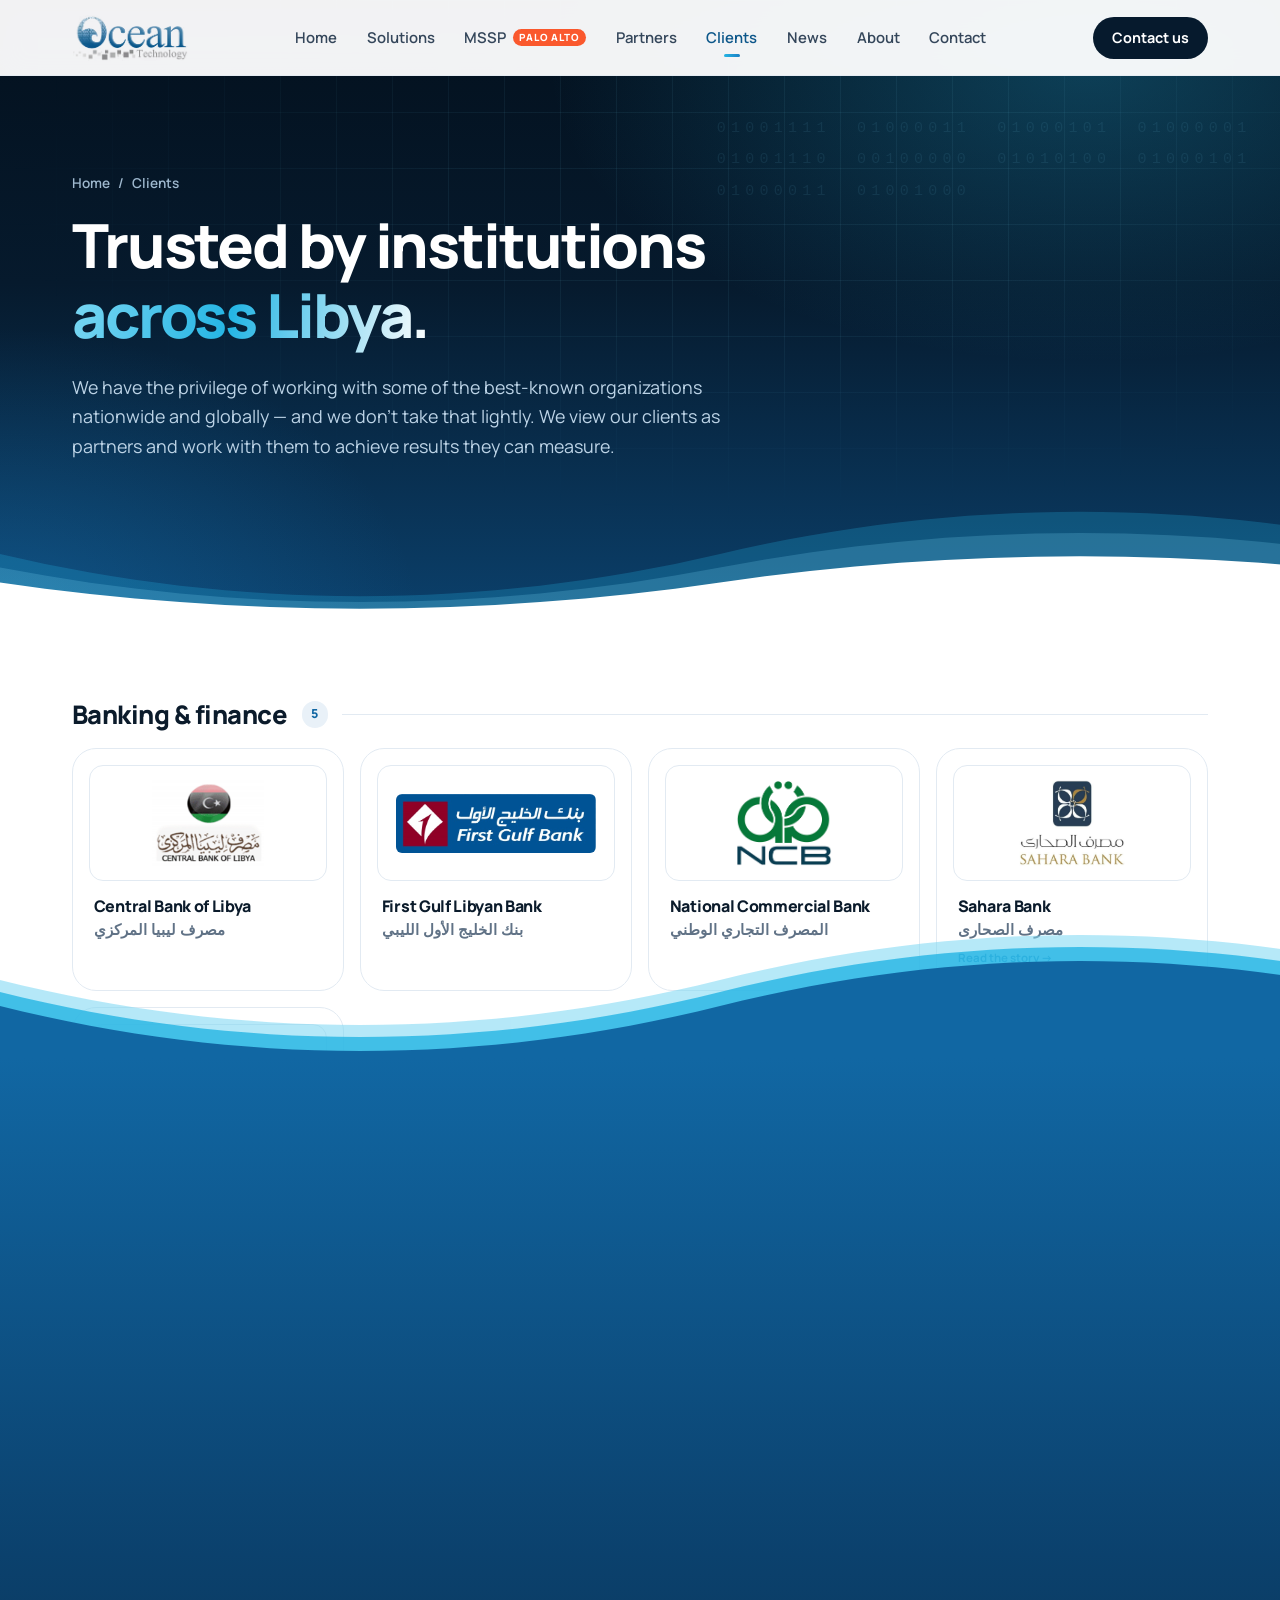
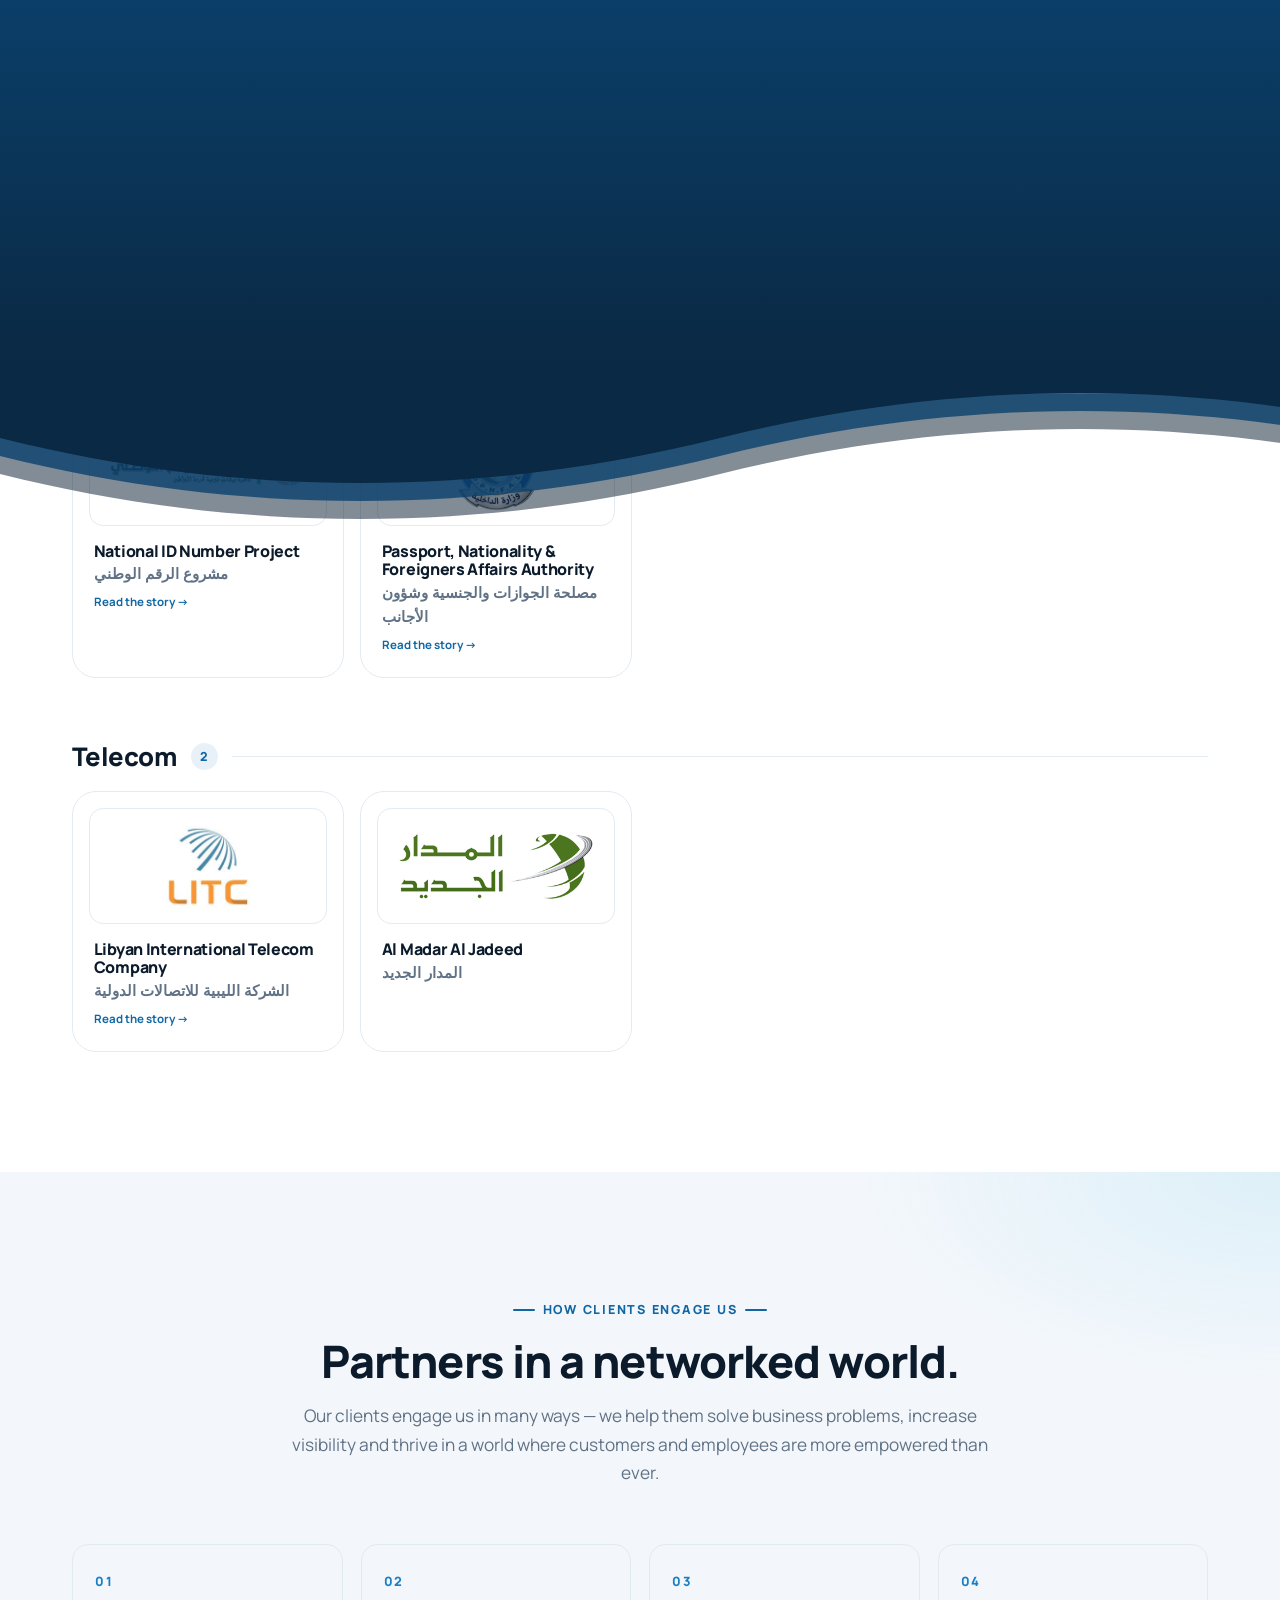
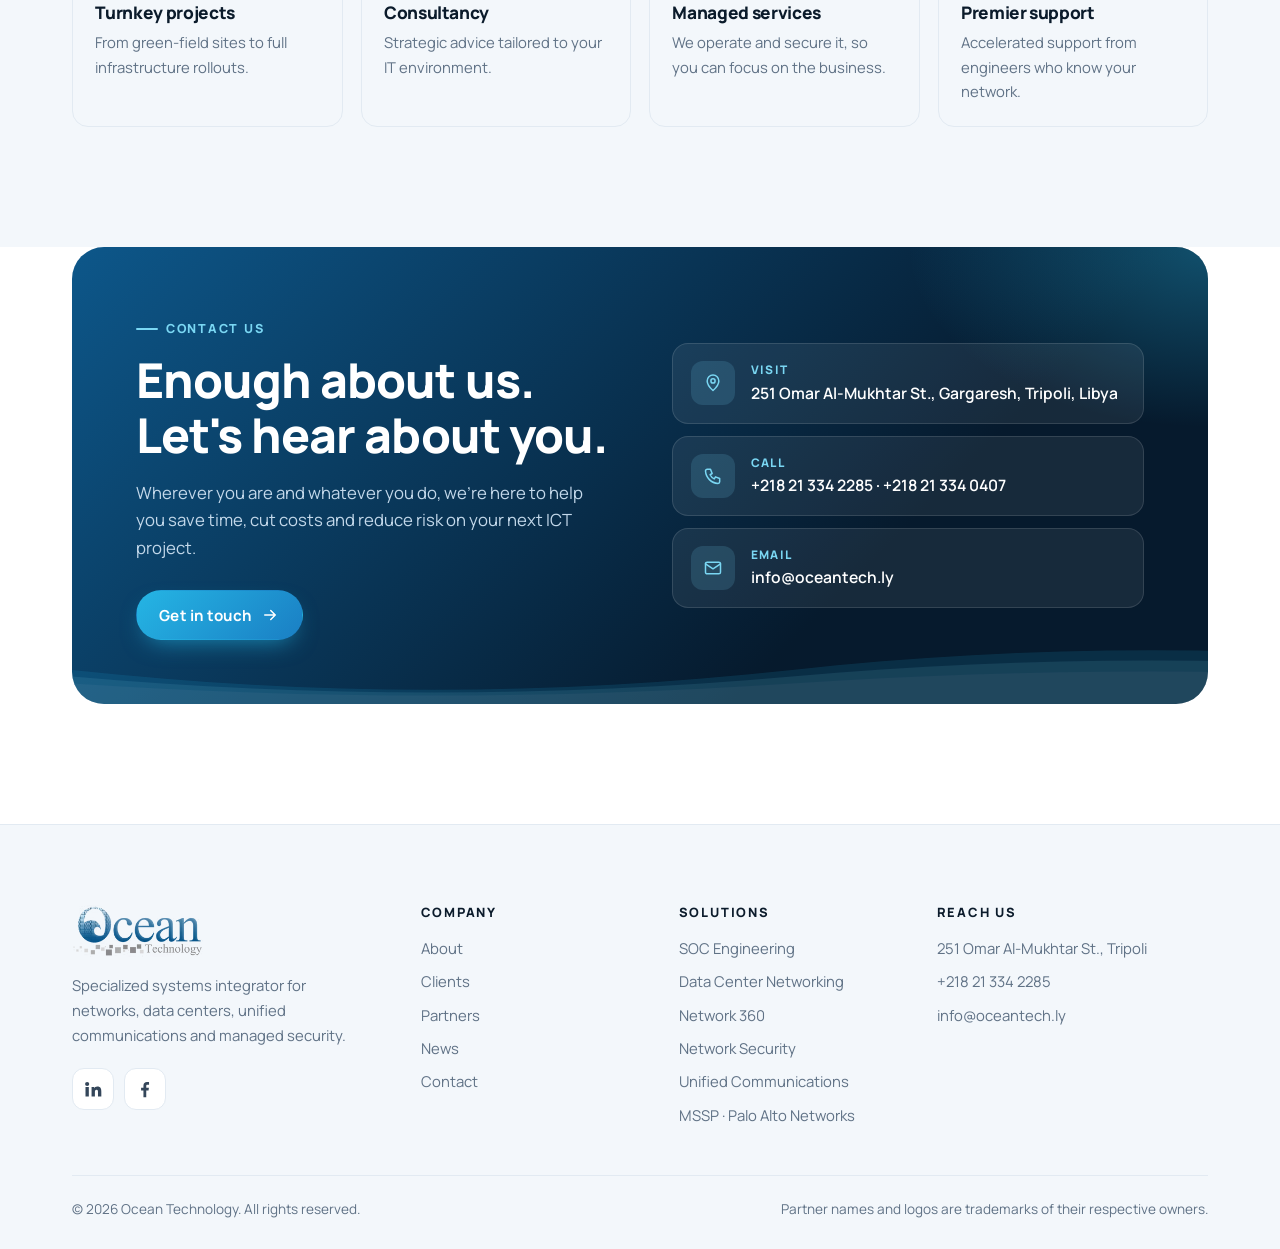
<file: clients.html>
<!doctype html>
<html lang="en">
<head>
  <meta charset="utf-8">
  <meta name="viewport" content="width=device-width, initial-scale=1">
  <title>Clients | Ocean Technology</title>
  <meta name="description" content="Banks, energy companies, telecom operators and government institutions across Libya trust Ocean Technology with their networks and infrastructure.">
  <meta name="theme-color" content="#061a2d">
  <meta property="og:title" content="Clients | Ocean Technology">
  <meta property="og:description" content="Banks, energy companies, telecom operators and government institutions across Libya trust Ocean Technology with their networks and infrastructure.">
  <meta property="og:type" content="website">
  <meta property="og:image" content="assets/logo-mark.png">
  <link rel="icon" type="image/png" href="assets/logo-mark.png">
  <script>try{if(sessionStorage.getItem('ot-wave')){document.documentElement.classList.add('wave-arriving')}}catch(e){}</script>
  <link rel="preconnect" href="https://fonts.googleapis.com">
  <link rel="preconnect" href="https://fonts.gstatic.com" crossorigin>
  <link href="https://fonts.googleapis.com/css2?family=Manrope:wght@400;500;600;700;800&display=swap" rel="stylesheet">
  <link rel="stylesheet" href="css/style.css?v=202611132131">
</head>
<body>

  <!-- Blue wave page transition -->
  <div class="wave-transition" aria-hidden="true">
    <div class="wt-edge wt-top"><span class="wave-layer"></span><span class="wave-layer"></span><span class="wave-layer"></span></div>
    <div class="wt-body"><div class="wt-mark"><div class="ripple"></div><b>OCEAN</b><span>TECHNOLOGY</span></div></div>
    <div class="wt-edge wt-bottom"><span class="wave-layer"></span><span class="wave-layer"></span><span class="wave-layer"></span></div>
  </div>

  <header class="site-header">
    <div class="container header-inner">
      <a class="brand" href="index.html" aria-label="Ocean Technology home"><img src="assets/logo-mark.png" alt="Ocean Technology" width="245" height="97"></a>
      <nav class="nav" aria-label="Main">
        <ul>
          <li><a href="index.html">Home</a></li>
          <li><a href="solutions.html">Solutions</a></li>
          <li><a href="mssp.html">MSSP <span class="tag-mssp">PALO ALTO</span></a></li>
          <li><a href="partners.html">Partners</a></li>
          <li><a href="clients.html" class="active" aria-current="page">Clients</a></li>
          <li><a href="news.html">News</a></li>
          <li><a href="about.html">About</a></li>
          <li><a href="contact.html">Contact</a></li>
        </ul>
      </nav>
      <a class="btn btn-dark btn-sm header-cta" href="contact.html">Contact us</a>
      <button class="menu-toggle" aria-label="Open menu" aria-expanded="false"><span></span></button>
    </div>
  </header>

  <main>
    <section class="hero compact">
      <div class="container">
        <div class="hero-inner">
          <nav class="crumbs reveal" aria-label="Breadcrumb"><a href="index.html">Home</a><span>/</span><span>Clients</span></nav>
          <h1 class="reveal" style="--d:.06s">Trusted by institutions <span class="grad-text">across Libya.</span></h1>
          <p class="lede reveal" style="--d:.12s">We have the privilege of working with some of the best-known organizations nationwide and globally — and we don't take that lightly. We view our clients as partners and work with them to achieve results they can measure.</p>
        </div>
      </div>
      <div class="sea" aria-hidden="true"><span class="wave-layer"></span><span class="wave-layer"></span><span class="wave-layer"></span></div>
    </section>

    <section class="section" style="padding-top: clamp(40px, 6vw, 72px)">
      <div class="container">

        <div class="sector-block">
          <div class="sector-head reveal"><h2>Banking &amp; finance</h2><span class="count">5</span></div>
          <div class="client-grid">
            <div class="client-card reveal">
              <div class="client-logo"><img src="assets/clients/central-bank-of-libya.png" alt="Central Bank of Libya logo" loading="lazy"></div>
              <div class="client-info"><h3>Central Bank of Libya</h3><span class="ar" lang="ar" dir="rtl">مصرف ليبيا المركزي</span></div>
            </div>
            <div class="client-card reveal" style="--d:.05s">
              <div class="client-logo"><img src="assets/clients/first-gulf-bank.jpg" alt="First Gulf Libyan Bank logo" loading="lazy"></div>
              <div class="client-info"><h3>First Gulf Libyan Bank</h3><span class="ar" lang="ar" dir="rtl">بنك الخليج الأول الليبي</span></div>
            </div>
            <div class="client-card reveal" style="--d:.05s">
              <div class="client-logo"><img src="assets/clients/ncb.png" alt="National Commercial Bank (NCB) logo" loading="lazy"></div>
              <div class="client-info"><h3>National Commercial Bank</h3><span class="ar" lang="ar" dir="rtl">المصرف التجاري الوطني</span></div>
            </div>
            <div class="client-card reveal" style="--d:.1s">
              <div class="client-logo"><img src="assets/clients/sahara-bank.png" alt="Sahara Bank logo" loading="lazy"></div>
              <div class="client-info"><h3>Sahara Bank</h3><span class="ar" lang="ar" dir="rtl">مصرف الصحارى</span><a class="tag" href="news.html#sahara-bank">Read the story →</a></div>
            </div>
            <div class="client-card reveal">
              <div class="client-logo"><img src="assets/clients/llidf.png" alt="Libyan Local Investment &amp; Development Fund logo" loading="lazy"></div>
              <div class="client-info"><h3>Libyan Local Investment &amp; Development Fund</h3><span class="ar" lang="ar" dir="rtl">الصندوق الليبي للاستثمار الداخلي والتنمية</span><a class="tag" href="news.html#llidf">Read the story →</a></div>
            </div>
          </div>
        </div>

        <div class="sector-block">
          <div class="sector-head reveal"><h2>Oil &amp; gas</h2><span class="count">5</span></div>
          <div class="client-grid">
            <div class="client-card reveal">
              <div class="client-logo"><img src="assets/clients/noc.png" alt="National Oil Corporation logo" loading="lazy"></div>
              <div class="client-info"><h3>National Oil Corporation</h3><span class="ar" lang="ar" dir="rtl">المؤسسة الوطنية للنفط</span></div>
            </div>
            <div class="client-card reveal" style="--d:.05s">
              <div class="client-logo"><img src="assets/clients/total.png" alt="Total logo" loading="lazy"></div>
              <div class="client-info"><h3>Total</h3><span class="ar" lang="ar" dir="rtl">توتال</span></div>
            </div>
            <div class="client-card reveal" style="--d:.1s">
              <div class="client-logo"><img src="assets/clients/mabruk.png" alt="Mabruk Oil Operations logo" loading="lazy"></div>
              <div class="client-info"><h3>Mabruk Oil Operations</h3><span class="ar" lang="ar" dir="rtl">شركة المبروك للعمليات النفطية</span><a class="tag" href="news.html#al-jurf">Read the story →</a></div>
            </div>
            <div class="client-card reveal">
              <div class="client-logo"><img src="assets/clients/lerco.png" alt="LERCO logo" loading="lazy"></div>
              <div class="client-info"><h3>LERCO</h3><span class="ar" lang="ar" dir="rtl">ليركو</span></div>
            </div>
            <div class="client-card reveal" style="--d:.05s">
              <div class="client-logo"><img src="assets/clients/sarir.png" alt="Sarir Oil Operations logo" loading="lazy"></div>
              <div class="client-info"><h3>Sarir Oil Operations</h3><span class="ar" lang="ar" dir="rtl">السرير للعمليات النفطية</span></div>
            </div>
          </div>
        </div>

        <div class="sector-block">
          <div class="sector-head reveal"><h2>Government</h2><span class="count">2</span></div>
          <div class="client-grid">
            <div class="client-card reveal">
              <div class="client-logo"><img src="assets/clients/national-id.png" alt="National ID Number Project logo" loading="lazy"></div>
              <div class="client-info"><h3>National ID Number Project</h3><span class="ar" lang="ar" dir="rtl">مشروع الرقم الوطني</span><a class="tag" href="news.html#biometric-passport">Read the story →</a></div>
            </div>
            <div class="client-card reveal" style="--d:.05s">
              <div class="client-logo"><img src="assets/clients/passport-authority.png" alt="Passport, Nationality &amp; Foreigners Affairs Authority logo" loading="lazy"></div>
              <div class="client-info"><h3>Passport, Nationality &amp; Foreigners Affairs Authority</h3><span class="ar" lang="ar" dir="rtl">مصلحة الجوازات والجنسية وشؤون الأجانب</span><a class="tag" href="news.html#biometric-passport">Read the story →</a></div>
            </div>
          </div>
        </div>

        <div class="sector-block">
          <div class="sector-head reveal"><h2>Telecom</h2><span class="count">2</span></div>
          <div class="client-grid">
            <div class="client-card reveal">
              <div class="client-logo"><img src="assets/clients/litc.png" alt="Libyan International Telecom Company logo" loading="lazy"></div>
              <div class="client-info"><h3>Libyan International Telecom Company</h3><span class="ar" lang="ar" dir="rtl">الشركة الليبية للاتصالات الدولية</span><a class="tag" href="news.html#internet-gateway">Read the story →</a></div>
            </div>
            <div class="client-card reveal" style="--d:.05s">
              <div class="client-logo"><img src="assets/clients/al-madar.png" alt="Al Madar Al Jadeed logo" loading="lazy"></div>
              <div class="client-info"><h3>Al Madar Al Jadeed</h3><span class="ar" lang="ar" dir="rtl">المدار الجديد</span></div>
            </div>
          </div>
        </div>

      </div>
    </section>

    <section class="section solutions">
      <div class="container">
        <div class="section-head center reveal">
          <span class="eyebrow">How clients engage us</span>
          <h2>Partners in a networked world.</h2>
          <p>Our clients engage us in many ways — we help them solve business problems, increase visibility and thrive in a world where customers and employees are more empowered than ever.</p>
        </div>
        <div class="why-grid" style="margin-top:0">
          <div class="why reveal"><span class="num">01</span><h3>Turnkey projects</h3><p>From green-field sites to full infrastructure rollouts.</p></div>
          <div class="why reveal" style="--d:.08s"><span class="num">02</span><h3>Consultancy</h3><p>Strategic advice tailored to your IT environment.</p></div>
          <div class="why reveal" style="--d:.16s"><span class="num">03</span><h3>Managed services</h3><p>We operate and secure it, so you can focus on the business.</p></div>
          <div class="why reveal" style="--d:.24s"><span class="num">04</span><h3>Premier support</h3><p>Accelerated support from engineers who know your network.</p></div>
        </div>
      </div>
    </section>

    <section class="cta-wrap">
      <div class="container">
        <div class="cta on-dark reveal ">
          <div>
            <span class="eyebrow">Contact us</span>
            <h2>Enough about us.<br>Let's hear about you.</h2>
            <p>Wherever you are and whatever you do, we're here to help you save time, cut costs and reduce risk on your next ICT project.</p>
            <a class="btn btn-primary" href="contact.html">Get in touch <svg viewBox="0 0 24 24" fill="none" stroke="currentColor" stroke-width="2" stroke-linecap="round" stroke-linejoin="round"><path d="M5 12h14M13 6l6 6-6 6"/></svg></a>
          </div>
          <div class="contact-list">
            <div class="contact-item"><div class="ci"><svg viewBox="0 0 24 24" fill="none" stroke="currentColor" stroke-width="1.8" stroke-linecap="round" stroke-linejoin="round"><path d="M12 21s7-6.2 7-11.5A7 7 0 0 0 5 9.5C5 14.8 12 21 12 21z"/><circle cx="12" cy="9.5" r="2.5"/></svg></div><div><small>Visit</small><span>251 Omar Al-Mukhtar St., Gargaresh, Tripoli, Libya</span></div></div>
            <a class="contact-item" href="tel:+218213342285"><div class="ci"><svg viewBox="0 0 24 24" fill="none" stroke="currentColor" stroke-width="1.8" stroke-linecap="round" stroke-linejoin="round"><path d="M5 4h4l2 5-2.5 1.5a11 11 0 0 0 5 5L15 13l5 2v4a2 2 0 0 1-2 2A16 16 0 0 1 3 6a2 2 0 0 1 2-2"/></svg></div><div><small>Call</small><span>+218 21 334 2285 · +218 21 334 0407</span></div></a>
            <a class="contact-item" href="mailto:info@oceantech.ly"><div class="ci"><svg viewBox="0 0 24 24" fill="none" stroke="currentColor" stroke-width="1.8" stroke-linecap="round" stroke-linejoin="round"><rect x="3" y="5" width="18" height="14" rx="2"/><path d="M3 7l9 6 9-6"/></svg></div><div><small>Email</small><span>info@oceantech.ly</span></div></a>
          </div>
          <div class="sea" aria-hidden="true"><span class="wave-layer"></span><span class="wave-layer"></span><span class="wave-layer"></span></div>
        </div>
      </div>
    </section>

  </main>

  <footer class="site-footer">
    <div class="container">
      <div class="footer-grid">
        <div>
          <img src="assets/logo-mark.png" alt="Ocean Technology" width="245" height="97">
          <p>Specialized systems integrator for networks, data centers, unified communications and managed security.</p>
          <div class="social">
            <a class="li" href="https://www.linkedin.com/company/oceantechlibya" target="_blank" rel="noopener" aria-label="Ocean Technology on LinkedIn"><svg viewBox="0 0 24 24" fill="currentColor" aria-hidden="true"><path d="M4.98 3.5a2.5 2.5 0 1 1 0 5 2.5 2.5 0 0 1 0-5zM3 9.5h4V21H3V9.5zm6.5 0h3.83v1.57h.05c.53-1 1.84-2.07 3.8-2.07 4.05 0 4.8 2.67 4.8 6.13V21h-4v-5.16c0-1.23-.02-2.82-1.72-2.82-1.72 0-1.98 1.34-1.98 2.73V21h-4V9.5z"/></svg></a>
            <a class="fb" href="https://www.facebook.com/OceanTechnologyLibya/" target="_blank" rel="noopener" aria-label="Ocean Technology on Facebook"><svg viewBox="0 0 24 24" fill="currentColor" aria-hidden="true"><path d="M13.5 22v-8.2h2.77l.42-3.3H13.5V8.4c0-.95.27-1.6 1.63-1.6h1.73V3.86c-.3-.04-1.33-.13-2.53-.13-2.5 0-4.2 1.53-4.2 4.33v2.44H7.3v3.3h2.83V22h3.37z"/></svg></a>
          </div>
        </div>
        <div>
          <h4>Company</h4>
          <ul><li><a href="about.html">About</a></li><li><a href="clients.html">Clients</a></li><li><a href="partners.html">Partners</a></li><li><a href="news.html">News</a></li><li><a href="contact.html">Contact</a></li></ul>
        </div>
        <div>
          <h4>Solutions</h4>
          <ul><li><a href="solutions.html#soc">SOC Engineering</a></li><li><a href="solutions.html#data-center">Data Center Networking</a></li><li><a href="solutions.html#assessments">Network 360</a></li><li><a href="solutions.html#security">Network Security</a></li><li><a href="solutions.html#unified-communications">Unified Communications</a></li><li><a href="mssp.html">MSSP · Palo Alto Networks</a></li></ul>
        </div>
        <div>
          <h4>Reach us</h4>
          <ul><li>251 Omar Al-Mukhtar St., Tripoli</li><li><a href="tel:+218213342285">+218 21 334 2285</a></li><li><a href="mailto:info@oceantech.ly">info@oceantech.ly</a></li></ul>
        </div>
      </div>
      <div class="footer-bottom">
        <span>© <span data-year>2026</span> Ocean Technology. All rights reserved.</span>
        <span>Partner names and logos are trademarks of their respective owners.</span>
      </div>
    </div>
  </footer>

  <script src="js/main.js?v=202611132131" defer></script>
</body>
</html>
</file>
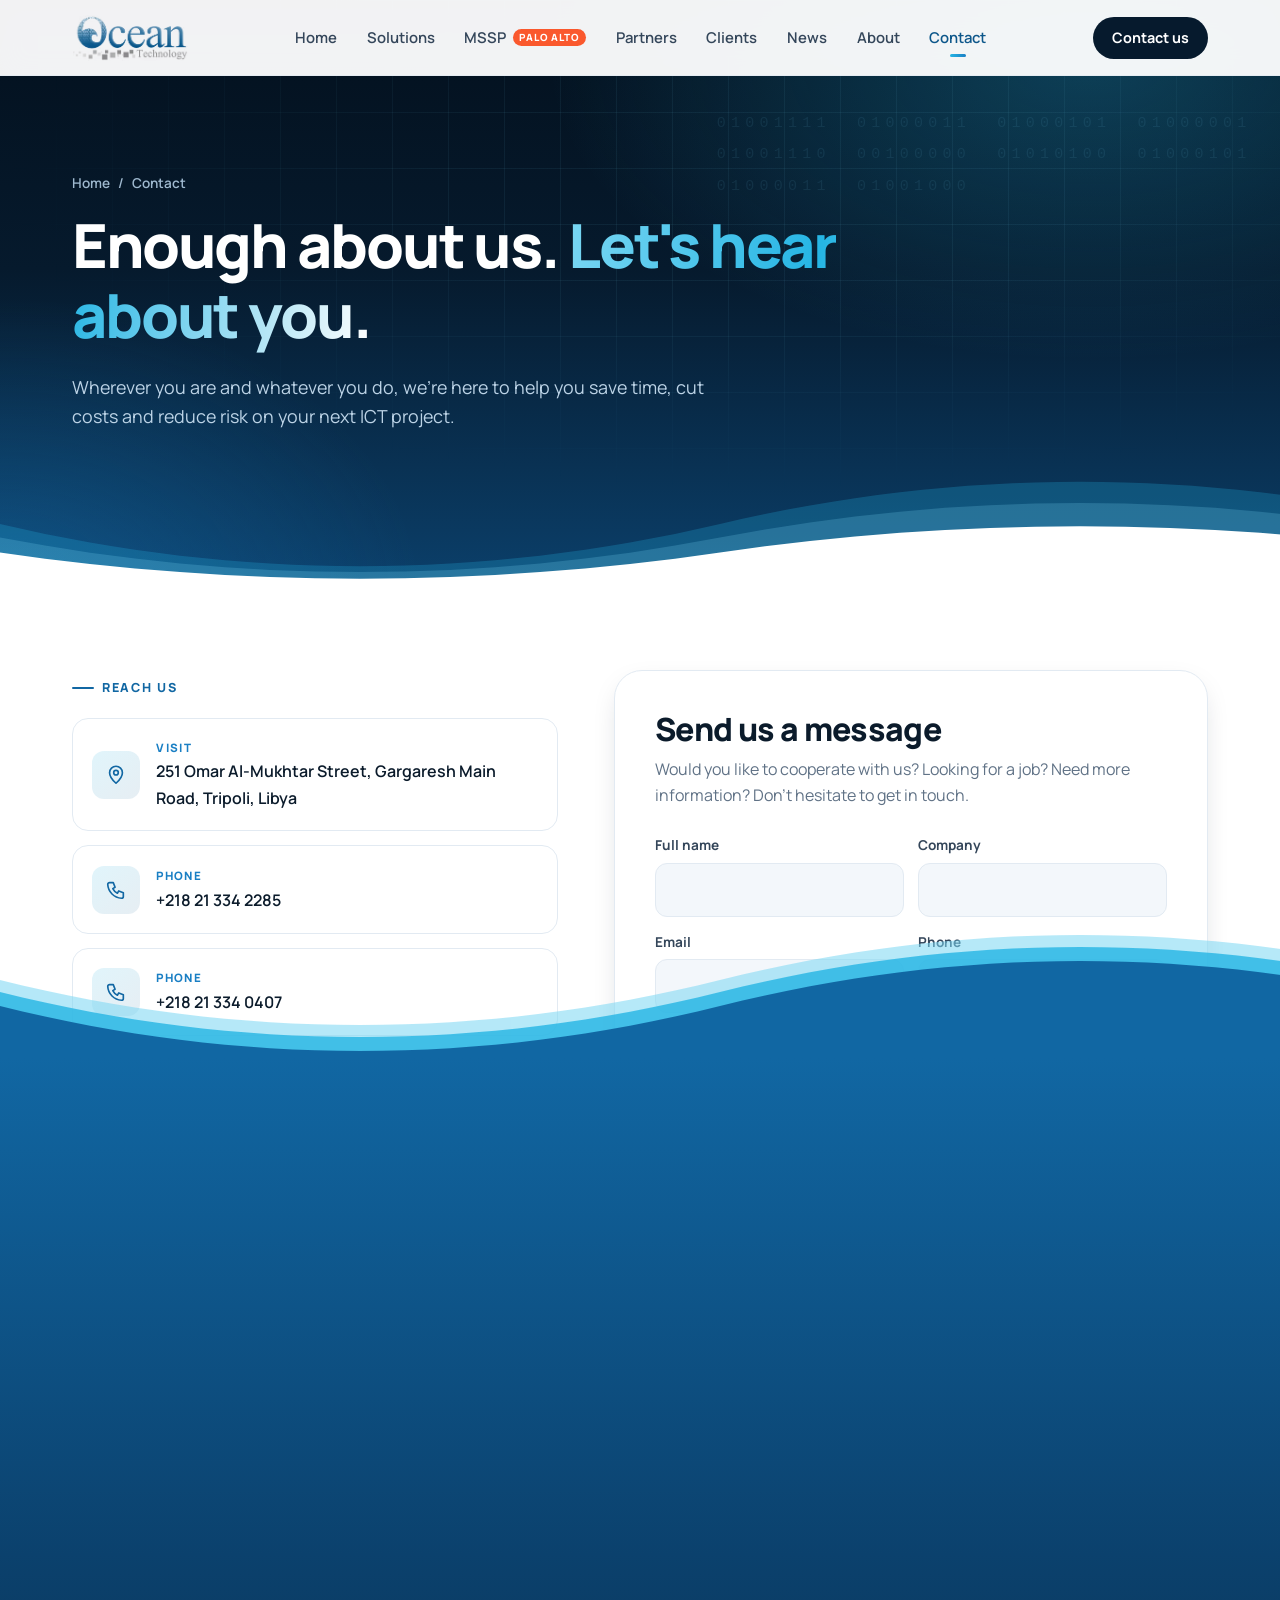
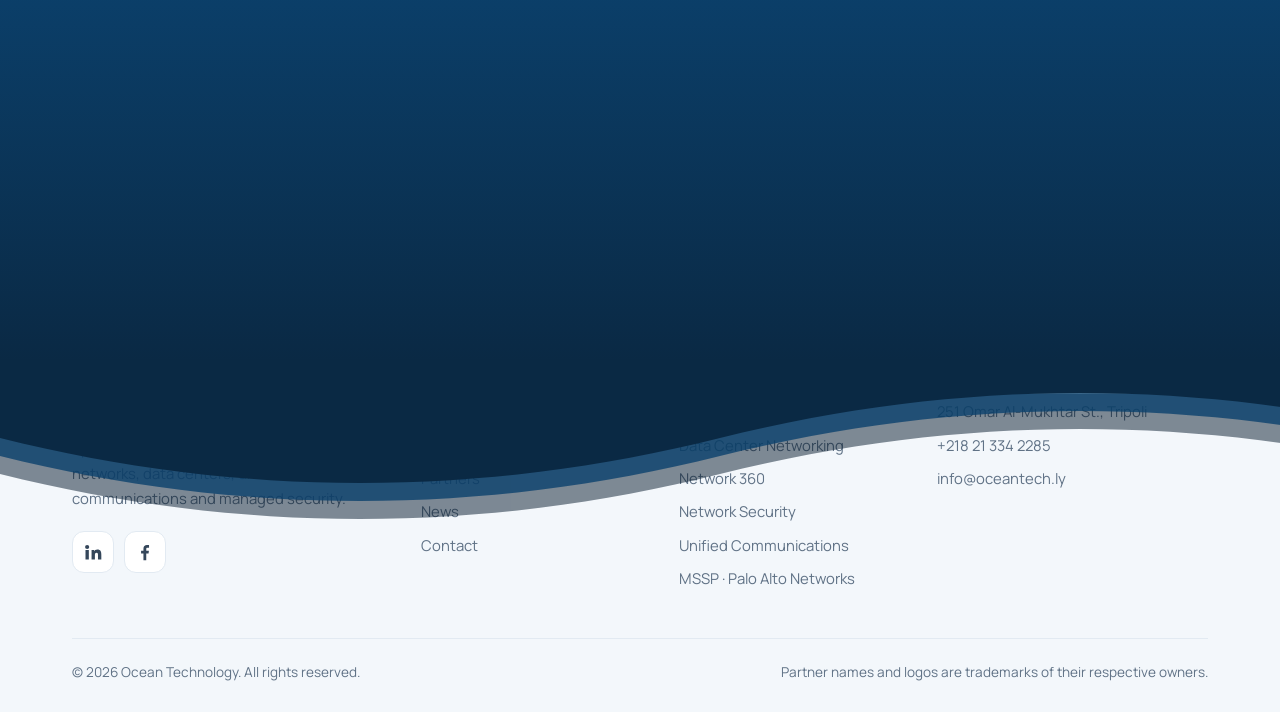
<file: contact.html>
<!doctype html>
<html lang="en">
<head>
  <meta charset="utf-8">
  <meta name="viewport" content="width=device-width, initial-scale=1">
  <title>Contact | Ocean Technology</title>
  <meta name="description" content="Contact Ocean Technology in Tripoli, Libya — 251 Omar Al-Mukhtar Street. Tel +218 21 334 2285 · info@oceantech.ly">
  <meta name="theme-color" content="#061a2d">
  <meta property="og:title" content="Contact | Ocean Technology">
  <meta property="og:description" content="Contact Ocean Technology in Tripoli, Libya — 251 Omar Al-Mukhtar Street. Tel +218 21 334 2285 · info@oceantech.ly">
  <meta property="og:type" content="website">
  <meta property="og:image" content="assets/logo-mark.png">
  <link rel="icon" type="image/png" href="assets/logo-mark.png">
  <script>try{if(sessionStorage.getItem('ot-wave')){document.documentElement.classList.add('wave-arriving')}}catch(e){}</script>
  <link rel="preconnect" href="https://fonts.googleapis.com">
  <link rel="preconnect" href="https://fonts.gstatic.com" crossorigin>
  <link href="https://fonts.googleapis.com/css2?family=Manrope:wght@400;500;600;700;800&display=swap" rel="stylesheet">
  <link rel="stylesheet" href="css/style.css?v=202611132131">
</head>
<body>

  <!-- Blue wave page transition -->
  <div class="wave-transition" aria-hidden="true">
    <div class="wt-edge wt-top"><span class="wave-layer"></span><span class="wave-layer"></span><span class="wave-layer"></span></div>
    <div class="wt-body"><div class="wt-mark"><div class="ripple"></div><b>OCEAN</b><span>TECHNOLOGY</span></div></div>
    <div class="wt-edge wt-bottom"><span class="wave-layer"></span><span class="wave-layer"></span><span class="wave-layer"></span></div>
  </div>

  <header class="site-header">
    <div class="container header-inner">
      <a class="brand" href="index.html" aria-label="Ocean Technology home"><img src="assets/logo-mark.png" alt="Ocean Technology" width="245" height="97"></a>
      <nav class="nav" aria-label="Main">
        <ul>
          <li><a href="index.html">Home</a></li>
          <li><a href="solutions.html">Solutions</a></li>
          <li><a href="mssp.html">MSSP <span class="tag-mssp">PALO ALTO</span></a></li>
          <li><a href="partners.html">Partners</a></li>
          <li><a href="clients.html">Clients</a></li>
          <li><a href="news.html">News</a></li>
          <li><a href="about.html">About</a></li>
          <li><a href="contact.html" class="active" aria-current="page">Contact</a></li>
        </ul>
      </nav>
      <a class="btn btn-dark btn-sm header-cta" href="contact.html">Contact us</a>
      <button class="menu-toggle" aria-label="Open menu" aria-expanded="false"><span></span></button>
    </div>
  </header>

  <main>
    <section class="hero compact">
      <div class="container">
        <div class="hero-inner">
          <nav class="crumbs reveal" aria-label="Breadcrumb"><a href="index.html">Home</a><span>/</span><span>Contact</span></nav>
          <h1 class="reveal" style="--d:.06s">Enough about us. <span class="grad-text">Let's hear about you.</span></h1>
          <p class="lede reveal" style="--d:.12s">Wherever you are and whatever you do, we're here to help you save time, cut costs and reduce risk on your next ICT project.</p>
        </div>
      </div>
      <div class="sea" aria-hidden="true"><span class="wave-layer"></span><span class="wave-layer"></span><span class="wave-layer"></span></div>
    </section>

    <section class="section" style="padding-top: clamp(40px, 6vw, 72px)">
      <div class="container">
        <div class="contact-grid">
          <div class="reveal">
            <span class="eyebrow">Reach us</span>
            <div class="info-cards" style="margin-top:1.2rem">
              <a class="info-card" href="https://www.google.com/maps/search/?api=1&amp;query=Omar+Al-Mukhtar+Street+Tripoli+Libya" target="_blank" rel="noopener">
                <div class="icon"><svg viewBox="0 0 24 24" fill="none" stroke="currentColor" stroke-width="1.8" stroke-linecap="round" stroke-linejoin="round"><path d="M12 21s7-6.2 7-11.5A7 7 0 0 0 5 9.5C5 14.8 12 21 12 21z"/><circle cx="12" cy="9.5" r="2.5"/></svg></div>
                <div><small>Visit</small><span>251 Omar Al-Mukhtar Street, Gargaresh Main Road, Tripoli, Libya</span></div>
              </a>
              <a class="info-card" href="tel:+218213342285">
                <div class="icon"><svg viewBox="0 0 24 24" fill="none" stroke="currentColor" stroke-width="1.8" stroke-linecap="round" stroke-linejoin="round"><path d="M5 4h4l2 5-2.5 1.5a11 11 0 0 0 5 5L15 13l5 2v4a2 2 0 0 1-2 2A16 16 0 0 1 3 6a2 2 0 0 1 2-2"/></svg></div>
                <div><small>Phone</small><span>+218 21 334 2285</span></div>
              </a>
              <a class="info-card" href="tel:+218213340407">
                <div class="icon"><svg viewBox="0 0 24 24" fill="none" stroke="currentColor" stroke-width="1.8" stroke-linecap="round" stroke-linejoin="round"><path d="M5 4h4l2 5-2.5 1.5a11 11 0 0 0 5 5L15 13l5 2v4a2 2 0 0 1-2 2A16 16 0 0 1 3 6a2 2 0 0 1 2-2"/></svg></div>
                <div><small>Phone</small><span>+218 21 334 0407</span></div>
              </a>
              <div class="info-card">
                <div class="icon"><svg viewBox="0 0 24 24" fill="none" stroke="currentColor" stroke-width="1.8" stroke-linecap="round" stroke-linejoin="round"><path d="M7 9V3h10v6"/><rect x="3" y="9" width="18" height="9" rx="2"/><path d="M7 15h10v6H7z"/></svg></div>
                <div><small>Fax</small><span>+218 21 444 3269</span></div>
              </div>
              <a class="info-card" href="mailto:info@oceantech.ly">
                <div class="icon"><svg viewBox="0 0 24 24" fill="none" stroke="currentColor" stroke-width="1.8" stroke-linecap="round" stroke-linejoin="round"><rect x="3" y="5" width="18" height="14" rx="2"/><path d="M3 7l9 6 9-6"/></svg></div>
                <div><small>Email</small><span>info@oceantech.ly</span></div>
              </a>
            </div>
            <span class="eyebrow" style="margin-top:2rem">Follow us</span>
            <div class="info-cards social-cards" style="margin-top:1.2rem">
              <a class="info-card li" href="https://www.linkedin.com/company/oceantechlibya" target="_blank" rel="noopener">
                <div class="icon"><svg viewBox="0 0 24 24" fill="currentColor" aria-hidden="true"><path d="M4.98 3.5a2.5 2.5 0 1 1 0 5 2.5 2.5 0 0 1 0-5zM3 9.5h4V21H3V9.5zm6.5 0h3.83v1.57h.05c.53-1 1.84-2.07 3.8-2.07 4.05 0 4.8 2.67 4.8 6.13V21h-4v-5.16c0-1.23-.02-2.82-1.72-2.82-1.72 0-1.98 1.34-1.98 2.73V21h-4V9.5z"/></svg></div>
                <div><small>LinkedIn</small><span>Ocean Technology Libya</span></div>
              </a>
              <a class="info-card fb" href="https://www.facebook.com/OceanTechnologyLibya/" target="_blank" rel="noopener">
                <div class="icon"><svg viewBox="0 0 24 24" fill="currentColor" aria-hidden="true"><path d="M13.5 22v-8.2h2.77l.42-3.3H13.5V8.4c0-.95.27-1.6 1.63-1.6h1.73V3.86c-.3-.04-1.33-.13-2.53-.13-2.5 0-4.2 1.53-4.2 4.33v2.44H7.3v3.3h2.83V22h3.37z"/></svg></div>
                <div><small>Facebook</small><span>Ocean Technology Libya</span></div>
              </a>
            </div>
          </div>

          <div class="form-card reveal" style="--d:.1s">
            <h2>Send us a message</h2>
            <p>Would you like to cooperate with us? Looking for a job? Need more information? Don't hesitate to get in touch.</p>
            <form data-mailto="info@oceantech.ly" novalidate>
              <div class="form-grid">
                <div class="field"><label for="f-name">Full name</label><input id="f-name" name="name" autocomplete="name" required></div>
                <div class="field"><label for="f-company">Company</label><input id="f-company" name="company" autocomplete="organization"></div>
                <div class="field"><label for="f-email">Email</label><input id="f-email" name="email" type="email" autocomplete="email" required></div>
                <div class="field"><label for="f-phone">Phone</label><input id="f-phone" name="phone" type="tel" autocomplete="tel"></div>
                <div class="field full">
                  <label for="f-topic">Topic</label>
                  <select id="f-topic" name="topic">
                    <option value="General enquiry">General enquiry</option>
                    <option value="Solutions & projects" data-key="solutions">Solutions &amp; projects</option>
                    <option value="Managed security (MSSP)" data-key="mssp">Managed security (MSSP)</option>
                    <option value="Partnership" data-key="partnership">Partnership</option>
                    <option value="Careers" data-key="careers">Careers</option>
                    <option value="Support (existing client)" data-key="support">Support (existing client)</option>
                  </select>
                </div>
                <div class="field full"><label for="f-message">Message</label><textarea id="f-message" name="message" required></textarea></div>
              </div>
              <button class="btn btn-primary" type="submit">Send message <svg viewBox="0 0 24 24" fill="none" stroke="currentColor" stroke-width="2" stroke-linecap="round" stroke-linejoin="round"><path d="M5 12h14M13 6l6 6-6 6"/></svg></button>
              <p class="form-note">Sending opens your email app with the message ready to go to info@oceantech.ly.</p>
            </form>
          </div>
        </div>

        <div class="support-band reveal">
          <div style="display:flex; gap:1rem; align-items:center">
            <div class="icon"><svg viewBox="0 0 24 24" fill="none" stroke="currentColor" stroke-width="1.8" stroke-linecap="round" stroke-linejoin="round"><path d="M4 14v-2a8 8 0 0 1 16 0v2"/><rect x="2" y="14" width="5" height="6" rx="1.5"/><rect x="17" y="14" width="5" height="6" rx="1.5"/></svg></div>
            <div>
              <h3>Existing client?</h3>
              <p>Ocean support is here to help — reach our support team directly.</p>
            </div>
          </div>
          <a class="btn btn-dark" href="contact.html?topic=support#f-topic">Contact support <svg viewBox="0 0 24 24" fill="none" stroke="currentColor" stroke-width="2" stroke-linecap="round" stroke-linejoin="round"><path d="M5 12h14M13 6l6 6-6 6"/></svg></a>
        </div>
      </div>
    </section>

  </main>

  <footer class="site-footer">
    <div class="container">
      <div class="footer-grid">
        <div>
          <img src="assets/logo-mark.png" alt="Ocean Technology" width="245" height="97">
          <p>Specialized systems integrator for networks, data centers, unified communications and managed security.</p>
          <div class="social">
            <a class="li" href="https://www.linkedin.com/company/oceantechlibya" target="_blank" rel="noopener" aria-label="Ocean Technology on LinkedIn"><svg viewBox="0 0 24 24" fill="currentColor" aria-hidden="true"><path d="M4.98 3.5a2.5 2.5 0 1 1 0 5 2.5 2.5 0 0 1 0-5zM3 9.5h4V21H3V9.5zm6.5 0h3.83v1.57h.05c.53-1 1.84-2.07 3.8-2.07 4.05 0 4.8 2.67 4.8 6.13V21h-4v-5.16c0-1.23-.02-2.82-1.72-2.82-1.72 0-1.98 1.34-1.98 2.73V21h-4V9.5z"/></svg></a>
            <a class="fb" href="https://www.facebook.com/OceanTechnologyLibya/" target="_blank" rel="noopener" aria-label="Ocean Technology on Facebook"><svg viewBox="0 0 24 24" fill="currentColor" aria-hidden="true"><path d="M13.5 22v-8.2h2.77l.42-3.3H13.5V8.4c0-.95.27-1.6 1.63-1.6h1.73V3.86c-.3-.04-1.33-.13-2.53-.13-2.5 0-4.2 1.53-4.2 4.33v2.44H7.3v3.3h2.83V22h3.37z"/></svg></a>
          </div>
        </div>
        <div>
          <h4>Company</h4>
          <ul><li><a href="about.html">About</a></li><li><a href="clients.html">Clients</a></li><li><a href="partners.html">Partners</a></li><li><a href="news.html">News</a></li><li><a href="contact.html">Contact</a></li></ul>
        </div>
        <div>
          <h4>Solutions</h4>
          <ul><li><a href="solutions.html#soc">SOC Engineering</a></li><li><a href="solutions.html#data-center">Data Center Networking</a></li><li><a href="solutions.html#assessments">Network 360</a></li><li><a href="solutions.html#security">Network Security</a></li><li><a href="solutions.html#unified-communications">Unified Communications</a></li><li><a href="mssp.html">MSSP · Palo Alto Networks</a></li></ul>
        </div>
        <div>
          <h4>Reach us</h4>
          <ul><li>251 Omar Al-Mukhtar St., Tripoli</li><li><a href="tel:+218213342285">+218 21 334 2285</a></li><li><a href="mailto:info@oceantech.ly">info@oceantech.ly</a></li></ul>
        </div>
      </div>
      <div class="footer-bottom">
        <span>© <span data-year>2026</span> Ocean Technology. All rights reserved.</span>
        <span>Partner names and logos are trademarks of their respective owners.</span>
      </div>
    </div>
  </footer>

  <script src="js/main.js?v=202611132131" defer></script>
</body>
</html>
</file>
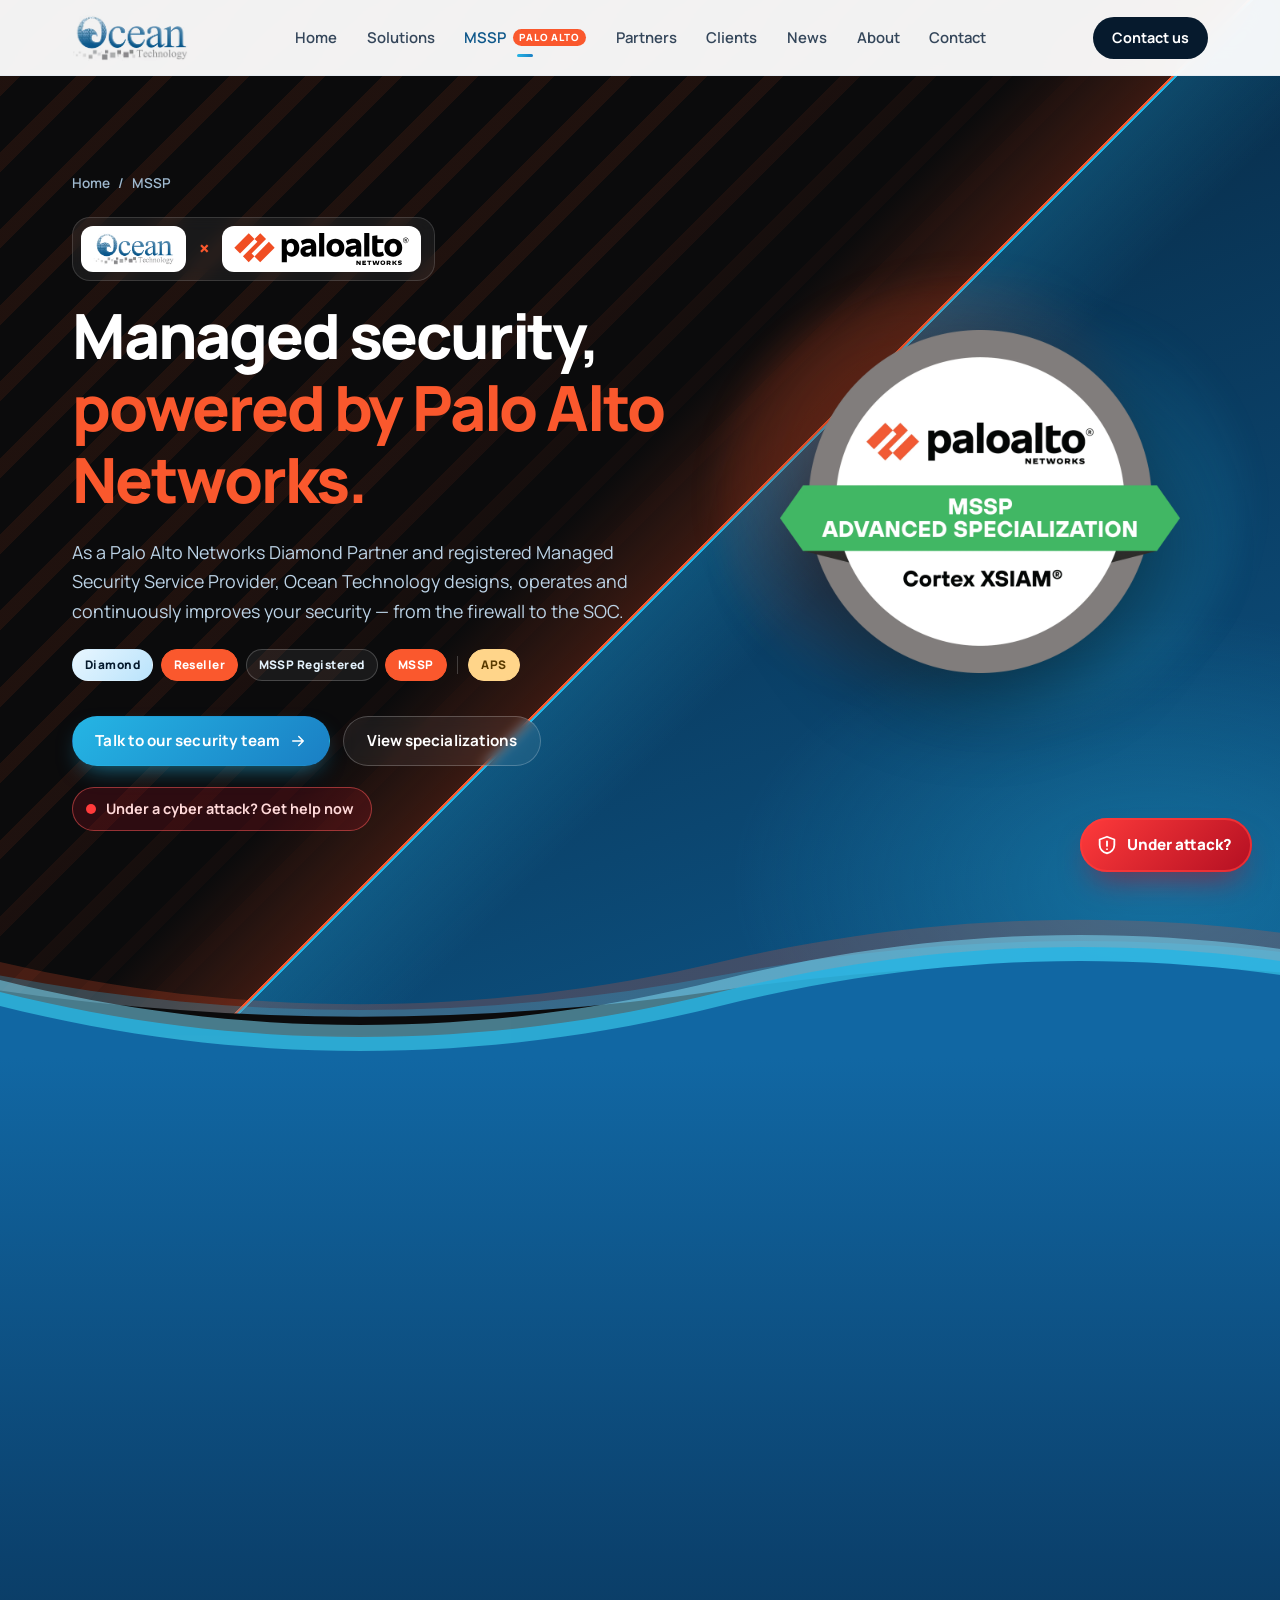
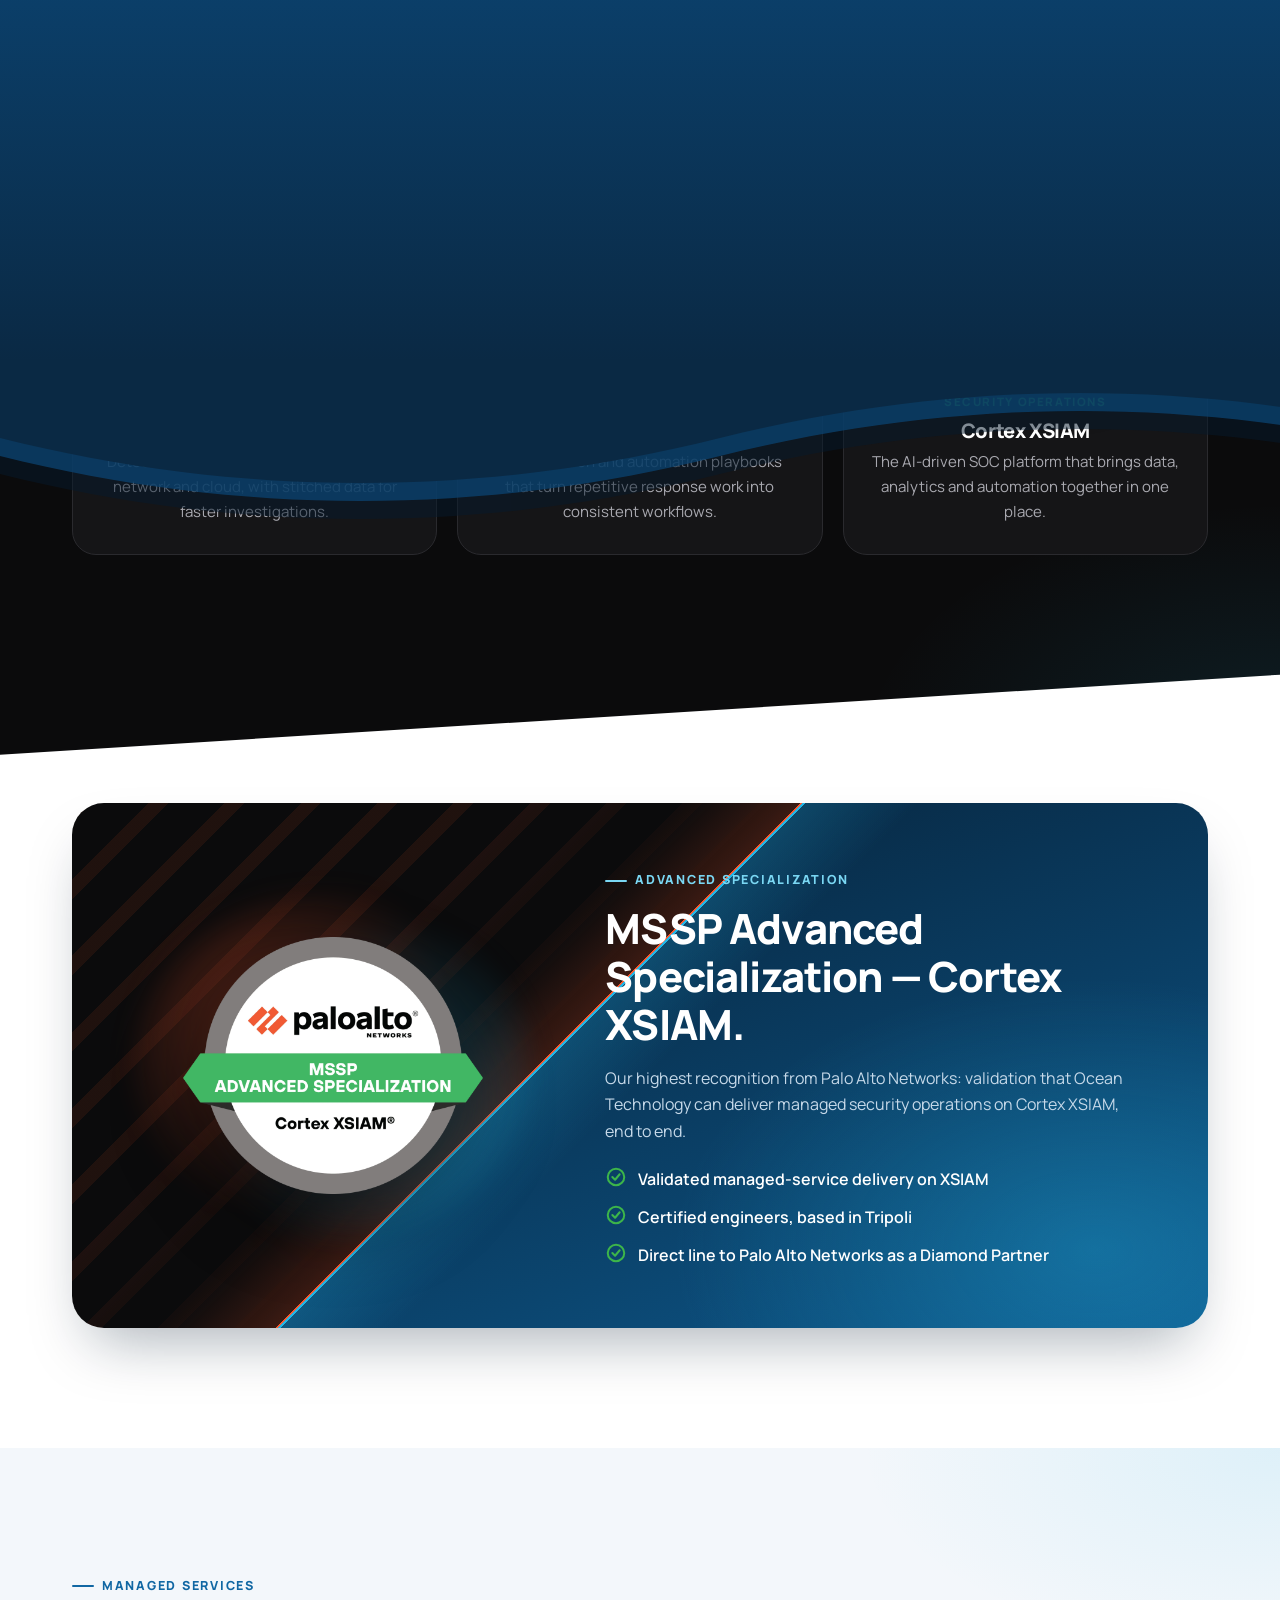
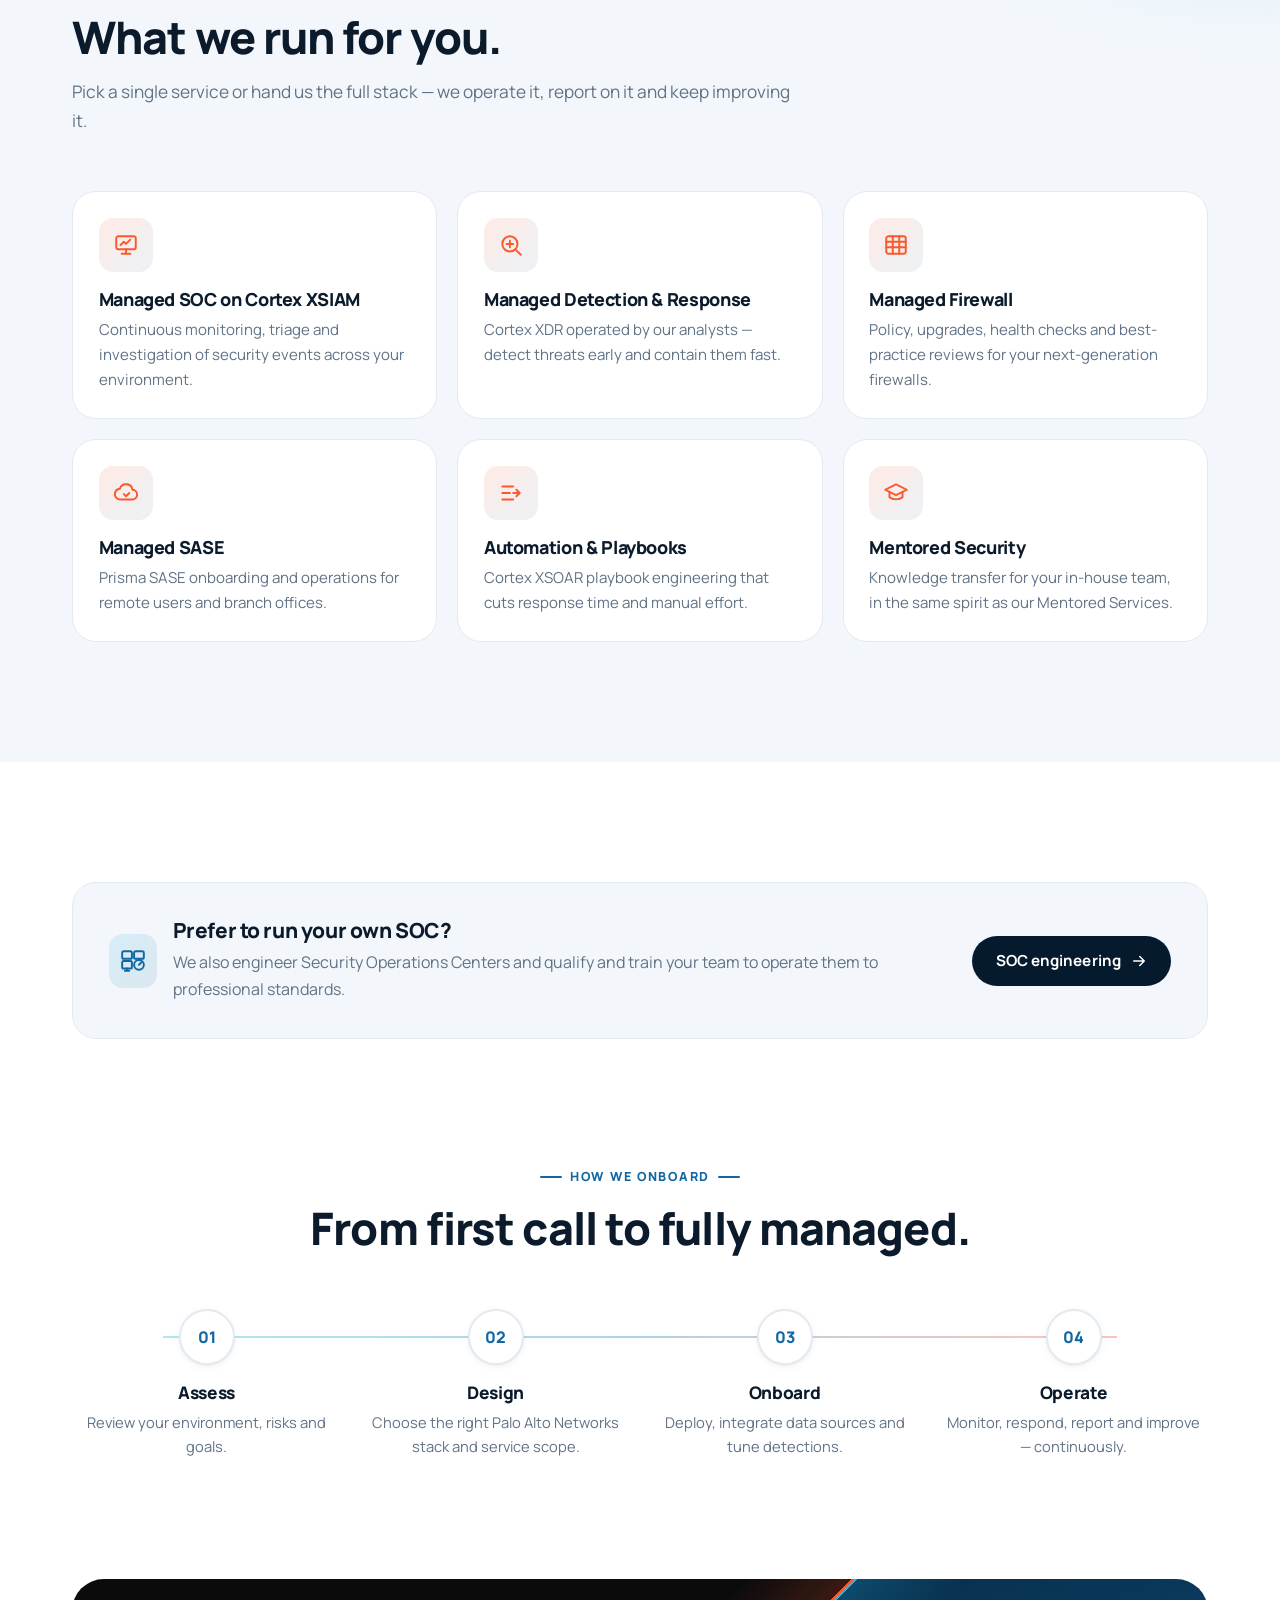
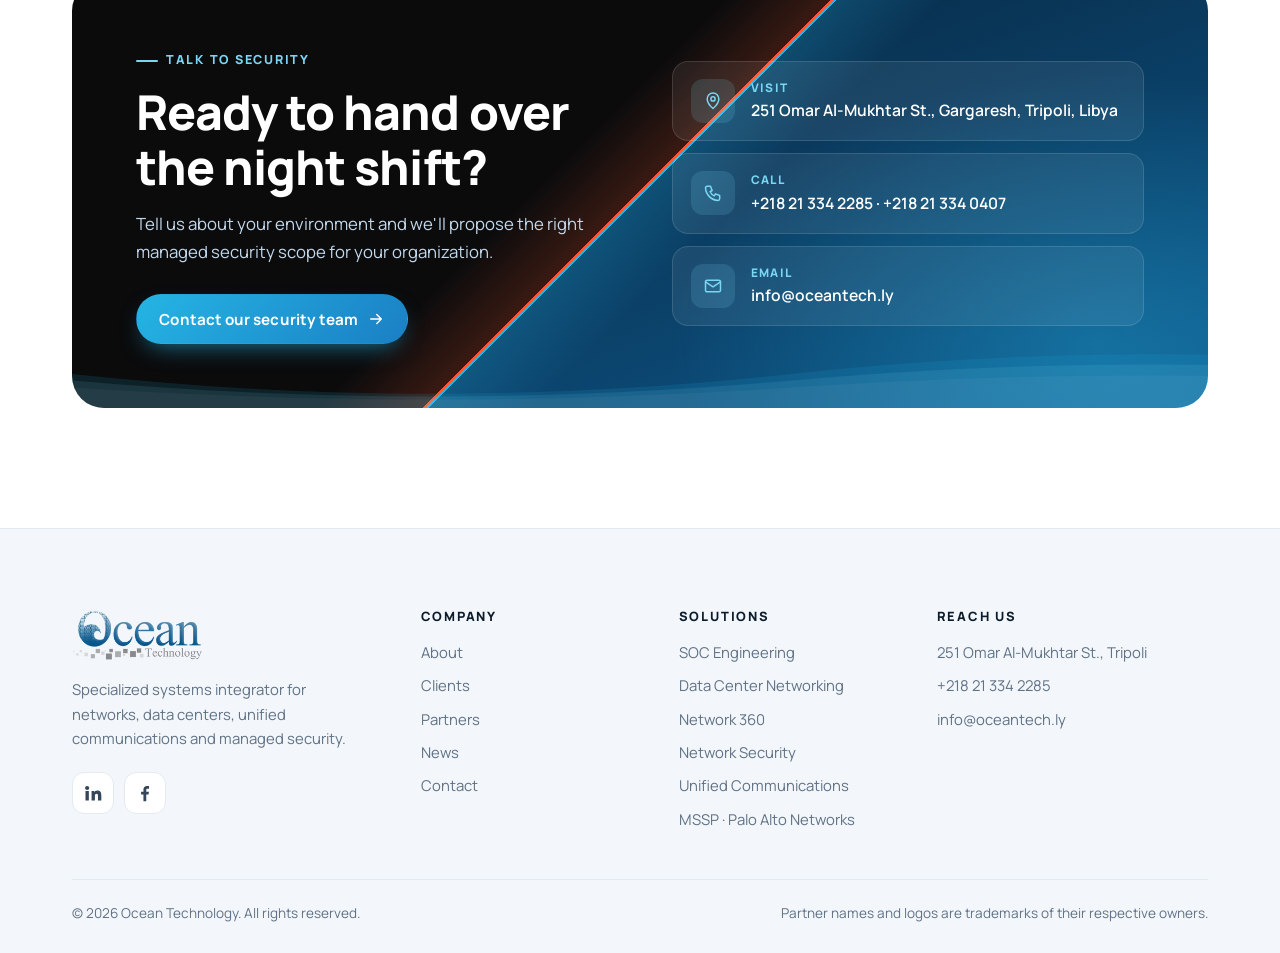
<file: mssp.html>
<!doctype html>
<html lang="en">
<head>
  <meta charset="utf-8">
  <meta name="viewport" content="width=device-width, initial-scale=1">
  <title>MSSP — Palo Alto Networks Diamond Partner | Ocean Technology</title>
  <meta name="description" content="Ocean Technology is a Palo Alto Networks Diamond Partner and registered MSSP with the MSSP Advanced Specialization for Cortex XSIAM — managed security services from Tripoli, Libya.">
  <meta name="theme-color" content="#061a2d">
  <meta property="og:title" content="MSSP — Palo Alto Networks Diamond Partner | Ocean Technology">
  <meta property="og:description" content="Ocean Technology is a Palo Alto Networks Diamond Partner and registered MSSP with the MSSP Advanced Specialization for Cortex XSIAM — managed security services from Tripoli, Libya.">
  <meta property="og:type" content="website">
  <meta property="og:image" content="assets/logo-mark.png">
  <link rel="icon" type="image/png" href="assets/logo-mark.png">
  <script>try{if(sessionStorage.getItem('ot-wave')){document.documentElement.classList.add('wave-arriving')}}catch(e){}</script>
  <link rel="preconnect" href="https://fonts.googleapis.com">
  <link rel="preconnect" href="https://fonts.gstatic.com" crossorigin>
  <link href="https://fonts.googleapis.com/css2?family=Manrope:wght@400;500;600;700;800&display=swap" rel="stylesheet">
  <link rel="stylesheet" href="css/style.css?v=202611132131">
</head>
<body>

  <!-- Blue wave page transition -->
  <div class="wave-transition" aria-hidden="true">
    <div class="wt-edge wt-top"><span class="wave-layer"></span><span class="wave-layer"></span><span class="wave-layer"></span></div>
    <div class="wt-body"><div class="wt-mark"><div class="ripple"></div><b>OCEAN</b><span>TECHNOLOGY</span></div></div>
    <div class="wt-edge wt-bottom"><span class="wave-layer"></span><span class="wave-layer"></span><span class="wave-layer"></span></div>
  </div>

  <header class="site-header">
    <div class="container header-inner">
      <a class="brand" href="index.html" aria-label="Ocean Technology home"><img src="assets/logo-mark.png" alt="Ocean Technology" width="245" height="97"></a>
      <nav class="nav" aria-label="Main">
        <ul>
          <li><a href="index.html">Home</a></li>
          <li><a href="solutions.html">Solutions</a></li>
          <li><a href="mssp.html" class="active" aria-current="page">MSSP <span class="tag-mssp">PALO ALTO</span></a></li>
          <li><a href="partners.html">Partners</a></li>
          <li><a href="clients.html">Clients</a></li>
          <li><a href="news.html">News</a></li>
          <li><a href="about.html">About</a></li>
          <li><a href="contact.html">Contact</a></li>
        </ul>
      </nav>
      <a class="btn btn-dark btn-sm header-cta" href="contact.html">Contact us</a>
      <button class="menu-toggle" aria-label="Open menu" aria-expanded="false"><span></span></button>
    </div>
  </header>

  <main>
    <!-- ================= HERO — 45° co-brand split ================= -->
    <section class="hero pa-hero split-45 pa-stripes">
      <div class="container hero-grid">
        <div>
          <nav class="crumbs reveal" aria-label="Breadcrumb"><a href="index.html">Home</a><span>/</span><span>MSSP</span></nav>
          <div class="cobrand reveal" style="--d:.04s" aria-label="Ocean Technology and Palo Alto Networks">
            <span class="chip-logo"><img src="assets/logo-mark.png" alt="Ocean Technology"></span>
            <span class="x" aria-hidden="true">×</span>
            <span class="chip-logo"><img src="assets/partners/paloalto.svg" alt="Palo Alto Networks"></span>
          </div>
          <h1 class="reveal" style="--d:.08s">Managed security, <em>powered by Palo Alto Networks.</em></h1>
          <p class="lede reveal" style="--d:.12s">As a Palo Alto Networks Diamond Partner and registered Managed Security Service Provider, Ocean Technology designs, operates and continuously improves your security — from the firewall to the SOC.</p>
          <div class="pa-badges reveal" style="--d:.18s" aria-label="Palo Alto Networks partner status">
            <span class="pa-badge diamond">Diamond</span>
            <span class="pa-badge hot">Reseller</span>
            <span class="pa-badge">MSSP Registered</span>
            <span class="pa-badge hot">MSSP</span>
            <span class="sep"></span>
            <span class="pa-badge gold">APS</span>
          </div>
          <div class="hero-actions reveal" style="--d:.24s">
            <a class="btn btn-primary" href="contact.html?topic=mssp">Talk to our security team <svg viewBox="0 0 24 24" fill="none" stroke="currentColor" stroke-width="2" stroke-linecap="round" stroke-linejoin="round"><path d="M5 12h14M13 6l6 6-6 6"/></svg></a>
            <a class="btn btn-ghost" href="#specializations">View specializations</a>
          </div>
          <button class="ir-trigger reveal" style="--d:.3s" type="button" data-ir-open aria-haspopup="dialog"><span class="ir-dot" aria-hidden="true"></span>Under a cyber attack? Get help now</button>
        </div>
        <div class="reveal" style="--d:.2s"><figure class="badge-official"><img src="assets/paloalto/mssp-advanced-xsiam.webp" alt="Palo Alto Networks MSSP Advanced Specialization — Cortex XSIAM" width="2000" height="1716"></figure></div>
      </div>
      <div class="sea" aria-hidden="true"><span class="wave-layer"></span><span class="wave-layer"></span><span class="wave-layer"></span></div>
    </section>

    <!-- ================= SPECIALIZATIONS — Palo Alto black ================= -->
    <section class="section pa-dark" id="specializations" style="padding-top: clamp(40px, 6vw, 72px)">
      <div class="container">
        <div class="section-head reveal">
          <span class="eyebrow">Product specializations</span>
          <h2>Six specializations across the Palo Alto Networks platform.</h2>
          <p>Each specialization is earned by meeting Palo Alto Networks' certification and delivery requirements for that product.</p>
        </div>
        <div class="badge-grid">
          <article class="badge-card reveal" style="--c: var(--pa-yellow)">
            <img src="assets/paloalto/hardware-firewall.webp" alt="Palo Alto Networks Hardware Firewall Product Specialization badge" width="2000" height="1890" loading="lazy">
            <span class="fam">Network Security</span>
            <h3>Hardware Firewall</h3>
            <p>Next-generation firewalls for data centers, campuses and branches — designed, deployed and tuned by our engineers.</p>
          </article>
          <article class="badge-card reveal" style="--c: var(--pa-yellow); --d:.08s">
            <img src="assets/paloalto/software-firewall.webp" alt="Palo Alto Networks Software Firewall Product Specialization badge" width="2000" height="1890" loading="lazy">
            <span class="fam">Network Security</span>
            <h3>Software Firewall</h3>
            <p>The same protection for virtualized, private-cloud and public-cloud environments.</p>
          </article>
          <article class="badge-card reveal" style="--c: var(--pa-sky); --d:.16s">
            <img src="assets/paloalto/prisma-sase.webp" alt="Palo Alto Networks Prisma SASE Product Specialization badge" width="2000" height="1890" loading="lazy">
            <span class="fam">SASE</span>
            <h3>Prisma SASE</h3>
            <p>Secure access for users and branches anywhere, converging networking and security in the cloud.</p>
          </article>
          <article class="badge-card reveal" style="--c: var(--pa-green)">
            <img src="assets/paloalto/cortex-xdr.webp" alt="Palo Alto Networks Cortex XDR Product Specialization badge" width="2000" height="1890" loading="lazy">
            <span class="fam">Security Operations</span>
            <h3>Cortex XDR</h3>
            <p>Detection and response across endpoints, network and cloud, with stitched data for faster investigations.</p>
          </article>
          <article class="badge-card reveal" style="--c: var(--pa-green); --d:.08s">
            <img src="assets/paloalto/cortex-xsoar.webp" alt="Palo Alto Networks Cortex XSOAR Product Specialization badge" width="2000" height="1890" loading="lazy">
            <span class="fam">Security Operations</span>
            <h3>Cortex XSOAR</h3>
            <p>Orchestration and automation playbooks that turn repetitive response work into consistent workflows.</p>
          </article>
          <article class="badge-card reveal" style="--c: var(--pa-green); --d:.16s">
            <img src="assets/paloalto/cortex-xsiam.webp" alt="Palo Alto Networks Cortex XSIAM Product Specialization badge" width="2000" height="1890" loading="lazy">
            <span class="fam">Security Operations</span>
            <h3>Cortex XSIAM</h3>
            <p>The AI-driven SOC platform that brings data, analytics and automation together in one place.</p>
          </article>
        </div>
      </div>
    </section>

    <!-- ================= ADVANCED — diagonal card ================= -->
    <section class="section" style="padding-top: clamp(24px, 4vw, 48px)">
      <div class="container">
        <div class="split-card split-45 pa-stripes reveal">
          <figure class="badge-official"><img src="assets/paloalto/mssp-advanced-xsiam.webp" alt="Palo Alto Networks MSSP Advanced Specialization — Cortex XSIAM" width="2000" height="1716"></figure>
          <div>
            <span class="eyebrow">Advanced specialization</span>
            <h2>MSSP Advanced Specialization — Cortex XSIAM.</h2>
            <p>Our highest recognition from Palo Alto Networks: validation that Ocean Technology can deliver managed security operations on Cortex XSIAM, end to end.</p>
            <ul class="check-list">
              <li><svg viewBox="0 0 24 24" fill="none" stroke="currentColor" stroke-width="2.2" stroke-linecap="round" stroke-linejoin="round"><circle cx="12" cy="12" r="9"/><path d="M8 12l3 3 5-6"/></svg>Validated managed-service delivery on XSIAM</li>
              <li><svg viewBox="0 0 24 24" fill="none" stroke="currentColor" stroke-width="2.2" stroke-linecap="round" stroke-linejoin="round"><circle cx="12" cy="12" r="9"/><path d="M8 12l3 3 5-6"/></svg>Certified engineers, based in Tripoli</li>
              <li><svg viewBox="0 0 24 24" fill="none" stroke="currentColor" stroke-width="2.2" stroke-linecap="round" stroke-linejoin="round"><circle cx="12" cy="12" r="9"/><path d="M8 12l3 3 5-6"/></svg>Direct line to Palo Alto Networks as a Diamond Partner</li>
            </ul>
          </div>
        </div>
      </div>
    </section>

    <!-- ================= MANAGED SERVICES ================= -->
    <section class="section solutions">
      <div class="container">
        <div class="section-head reveal">
          <span class="eyebrow">Managed services</span>
          <h2>What we run for you.</h2>
          <p>Pick a single service or hand us the full stack — we operate it, report on it and keep improving it.</p>
        </div>
        <div class="services-grid">
          <article class="service reveal">
            <div class="icon"><svg viewBox="0 0 24 24" fill="none" stroke="currentColor" stroke-width="1.8" stroke-linecap="round" stroke-linejoin="round"><rect x="3" y="4" width="18" height="12" rx="2"/><path d="M8 20h8M12 16v4M7 12l3-3 2 2 4-4"/></svg></div>
            <h3>Managed SOC on Cortex XSIAM</h3>
            <p>Continuous monitoring, triage and investigation of security events across your environment.</p>
          </article>
          <article class="service reveal" style="--d:.08s">
            <div class="icon"><svg viewBox="0 0 24 24" fill="none" stroke="currentColor" stroke-width="1.8" stroke-linecap="round" stroke-linejoin="round"><circle cx="11" cy="11" r="7"/><path d="M21 21l-4.3-4.3M11 8v6M8 11h6"/></svg></div>
            <h3>Managed Detection &amp; Response</h3>
            <p>Cortex XDR operated by our analysts — detect threats early and contain them fast.</p>
          </article>
          <article class="service reveal" style="--d:.16s">
            <div class="icon"><svg viewBox="0 0 24 24" fill="none" stroke="currentColor" stroke-width="1.8" stroke-linecap="round" stroke-linejoin="round"><rect x="3" y="4" width="18" height="16" rx="2"/><path d="M3 9h18M3 14h18M9 4v16M15 4v16"/></svg></div>
            <h3>Managed Firewall</h3>
            <p>Policy, upgrades, health checks and best-practice reviews for your next-generation firewalls.</p>
          </article>
          <article class="service reveal">
            <div class="icon"><svg viewBox="0 0 24 24" fill="none" stroke="currentColor" stroke-width="1.8" stroke-linecap="round" stroke-linejoin="round"><path d="M7 18a5 5 0 0 1-.6-10A6 6 0 0 1 18 9a4.5 4.5 0 0 1-.5 9H7z"/><path d="M10 13l2 2 3-3"/></svg></div>
            <h3>Managed SASE</h3>
            <p>Prisma SASE onboarding and operations for remote users and branch offices.</p>
          </article>
          <article class="service reveal" style="--d:.08s">
            <div class="icon"><svg viewBox="0 0 24 24" fill="none" stroke="currentColor" stroke-width="1.8" stroke-linecap="round" stroke-linejoin="round"><path d="M4 6h10M4 12h7M4 18h10"/><path d="M17 9l3 3-3 3M14 12h6"/></svg></div>
            <h3>Automation &amp; Playbooks</h3>
            <p>Cortex XSOAR playbook engineering that cuts response time and manual effort.</p>
          </article>
          <article class="service reveal" style="--d:.16s">
            <div class="icon"><svg viewBox="0 0 24 24" fill="none" stroke="currentColor" stroke-width="1.8" stroke-linecap="round" stroke-linejoin="round"><path d="M2 9l10-5 10 5-10 5L2 9z"/><path d="M6 11v5c3 2.5 9 2.5 12 0v-5"/></svg></div>
            <h3>Mentored Security</h3>
            <p>Knowledge transfer for your in-house team, in the same spirit as our Mentored Services.</p>
          </article>
        </div>
      </div>
    </section>

    <!-- ================= OWN SOC cross-link ================= -->
    <section class="section" style="padding-bottom: 0">
      <div class="container">
        <div class="support-band reveal" style="margin-top:0">
          <div style="display:flex; gap:1rem; align-items:center">
            <div class="icon"><svg viewBox="0 0 24 24" fill="none" stroke="currentColor" stroke-width="1.8" stroke-linecap="round" stroke-linejoin="round"><rect x="2" y="3" width="9" height="7" rx="1.5"/><rect x="13" y="3" width="9" height="7" rx="1.5"/><rect x="2" y="12" width="9" height="7" rx="1.5"/><path d="M13 15.5a4.5 4.5 0 1 0 9 0 4.5 4.5 0 0 0-9 0zM17.5 15.5l2-2"/><path d="M6.5 19v2M4.5 21h4"/></svg></div>
            <div>
              <h3>Prefer to run your own SOC?</h3>
              <p>We also engineer Security Operations Centers and qualify and train your team to operate them to professional standards.</p>
            </div>
          </div>
          <a class="btn btn-dark" href="solutions.html#soc">SOC engineering <svg viewBox="0 0 24 24" fill="none" stroke="currentColor" stroke-width="2" stroke-linecap="round" stroke-linejoin="round"><path d="M5 12h14M13 6l6 6-6 6"/></svg></a>
        </div>
      </div>
    </section>

    <!-- ================= HOW IT WORKS ================= -->
    <section class="section">
      <div class="container">
        <div class="section-head center reveal">
          <span class="eyebrow">How we onboard</span>
          <h2>From first call to fully managed.</h2>
        </div>
        <div class="steps">
          <div class="step reveal"><div class="n"></div><h3>Assess</h3><p>Review your environment, risks and goals.</p></div>
          <div class="step reveal" style="--d:.08s"><div class="n"></div><h3>Design</h3><p>Choose the right Palo Alto Networks stack and service scope.</p></div>
          <div class="step reveal" style="--d:.16s"><div class="n"></div><h3>Onboard</h3><p>Deploy, integrate data sources and tune detections.</p></div>
          <div class="step reveal" style="--d:.24s"><div class="n"></div><h3>Operate</h3><p>Monitor, respond, report and improve — continuously.</p></div>
        </div>
      </div>
    </section>

    <section class="cta-wrap">
      <div class="container">
        <div class="cta on-dark reveal split-45">
          <div>
            <span class="eyebrow">Talk to security</span>
            <h2>Ready to hand over the night shift?</h2>
            <p>Tell us about your environment and we'll propose the right managed security scope for your organization.</p>
            <a class="btn btn-primary" href="contact.html?topic=mssp">Contact our security team <svg viewBox="0 0 24 24" fill="none" stroke="currentColor" stroke-width="2" stroke-linecap="round" stroke-linejoin="round"><path d="M5 12h14M13 6l6 6-6 6"/></svg></a>
          </div>
          <div class="contact-list">
            <div class="contact-item"><div class="ci"><svg viewBox="0 0 24 24" fill="none" stroke="currentColor" stroke-width="1.8" stroke-linecap="round" stroke-linejoin="round"><path d="M12 21s7-6.2 7-11.5A7 7 0 0 0 5 9.5C5 14.8 12 21 12 21z"/><circle cx="12" cy="9.5" r="2.5"/></svg></div><div><small>Visit</small><span>251 Omar Al-Mukhtar St., Gargaresh, Tripoli, Libya</span></div></div>
            <a class="contact-item" href="tel:+218213342285"><div class="ci"><svg viewBox="0 0 24 24" fill="none" stroke="currentColor" stroke-width="1.8" stroke-linecap="round" stroke-linejoin="round"><path d="M5 4h4l2 5-2.5 1.5a11 11 0 0 0 5 5L15 13l5 2v4a2 2 0 0 1-2 2A16 16 0 0 1 3 6a2 2 0 0 1 2-2"/></svg></div><div><small>Call</small><span>+218 21 334 2285 · +218 21 334 0407</span></div></a>
            <a class="contact-item" href="mailto:info@oceantech.ly"><div class="ci"><svg viewBox="0 0 24 24" fill="none" stroke="currentColor" stroke-width="1.8" stroke-linecap="round" stroke-linejoin="round"><rect x="3" y="5" width="18" height="14" rx="2"/><path d="M3 7l9 6 9-6"/></svg></div><div><small>Email</small><span>info@oceantech.ly</span></div></a>
          </div>
          <div class="sea" aria-hidden="true"><span class="wave-layer"></span><span class="wave-layer"></span><span class="wave-layer"></span></div>
        </div>
      </div>
    </section>

    <!-- ================= UNDER ATTACK — floating button + dialog ================= -->
    <button class="ir-fab" type="button" data-ir-open aria-haspopup="dialog" aria-label="Under a cyber attack? Contact us now">
      <svg viewBox="0 0 24 24" fill="none" stroke="currentColor" stroke-width="2" stroke-linecap="round" stroke-linejoin="round" aria-hidden="true"><path d="M12 3l8 3v6c0 4.5-3.4 8.3-8 9-4.6-.7-8-4.5-8-9V6l8-3z"/><path d="M12 8v5M12 16.5h.01"/></svg>
      <span class="ir-fab-text">Under attack?</span>
    </button>

    <dialog class="ir-dialog" id="under-attack" aria-labelledby="ir-title">
      <div class="ir-box">
        <div class="ir-head">
          <div class="ir-badge"><svg viewBox="0 0 24 24" fill="none" stroke="currentColor" stroke-width="2" stroke-linecap="round" stroke-linejoin="round" aria-hidden="true"><path d="M12 3l8 3v6c0 4.5-3.4 8.3-8 9-4.6-.7-8-4.5-8-9V6l8-3z"/><path d="M12 8v5M12 16.5h.01"/></svg></div>
          <div>
            <span class="ir-kicker">Incident response</span>
            <h2 id="ir-title">Under a cyber attack?</h2>
          </div>
          <button class="ir-close" type="button" data-ir-close aria-label="Close">×</button>
        </div>
        <p>Contact our security team right away. The sooner we know, the sooner we can help you contain it.</p>
        <div class="ir-actions">
          <a class="ir-btn ir-call" href="tel:+218213342285"><span class="i"><svg viewBox="0 0 24 24" fill="none" stroke="currentColor" stroke-width="1.8" stroke-linecap="round" stroke-linejoin="round"><path d="M5 4h4l2 5-2.5 1.5a11 11 0 0 0 5 5L15 13l5 2v4a2 2 0 0 1-2 2A16 16 0 0 1 3 6a2 2 0 0 1 2-2"/></svg></span><span><small>Call now</small>+218 21 334 2285</span></a>
          <a class="ir-btn ir-mail" href="mailto:info@oceantech.ly?subject=URGENT%20%E2%80%94%20Security%20incident&amp;body=Organization%3A%0AContact%20name%20and%20phone%3A%0AWhat%20happened%20and%20when%3A%0AAffected%20systems%3A%0AIs%20it%20still%20ongoing%3F%0A"><span class="i"><svg viewBox="0 0 24 24" fill="none" stroke="currentColor" stroke-width="1.8" stroke-linecap="round" stroke-linejoin="round"><rect x="3" y="5" width="18" height="14" rx="2"/><path d="M3 7l9 6 9-6"/></svg></span><span><small>Report by email</small>info@oceantech.ly</span></a>
        </div>
        <div class="ir-tips">
          <h3>While you reach us</h3>
          <ul>
            <li>Disconnect affected devices from the network, but don't power them off.</li>
            <li>Don't delete files or logs. They are evidence.</li>
            <li>Change passwords from a clean device, not an affected one.</li>
            <li>Write down what you saw and when.</li>
          </ul>
        </div>
      </div>
    </dialog>

  </main>

  <footer class="site-footer">
    <div class="container">
      <div class="footer-grid">
        <div>
          <img src="assets/logo-mark.png" alt="Ocean Technology" width="245" height="97">
          <p>Specialized systems integrator for networks, data centers, unified communications and managed security.</p>
          <div class="social">
            <a class="li" href="https://www.linkedin.com/company/oceantechlibya" target="_blank" rel="noopener" aria-label="Ocean Technology on LinkedIn"><svg viewBox="0 0 24 24" fill="currentColor" aria-hidden="true"><path d="M4.98 3.5a2.5 2.5 0 1 1 0 5 2.5 2.5 0 0 1 0-5zM3 9.5h4V21H3V9.5zm6.5 0h3.83v1.57h.05c.53-1 1.84-2.07 3.8-2.07 4.05 0 4.8 2.67 4.8 6.13V21h-4v-5.16c0-1.23-.02-2.82-1.72-2.82-1.72 0-1.98 1.34-1.98 2.73V21h-4V9.5z"/></svg></a>
            <a class="fb" href="https://www.facebook.com/OceanTechnologyLibya/" target="_blank" rel="noopener" aria-label="Ocean Technology on Facebook"><svg viewBox="0 0 24 24" fill="currentColor" aria-hidden="true"><path d="M13.5 22v-8.2h2.77l.42-3.3H13.5V8.4c0-.95.27-1.6 1.63-1.6h1.73V3.86c-.3-.04-1.33-.13-2.53-.13-2.5 0-4.2 1.53-4.2 4.33v2.44H7.3v3.3h2.83V22h3.37z"/></svg></a>
          </div>
        </div>
        <div>
          <h4>Company</h4>
          <ul><li><a href="about.html">About</a></li><li><a href="clients.html">Clients</a></li><li><a href="partners.html">Partners</a></li><li><a href="news.html">News</a></li><li><a href="contact.html">Contact</a></li></ul>
        </div>
        <div>
          <h4>Solutions</h4>
          <ul><li><a href="solutions.html#soc">SOC Engineering</a></li><li><a href="solutions.html#data-center">Data Center Networking</a></li><li><a href="solutions.html#assessments">Network 360</a></li><li><a href="solutions.html#security">Network Security</a></li><li><a href="solutions.html#unified-communications">Unified Communications</a></li><li><a href="mssp.html">MSSP · Palo Alto Networks</a></li></ul>
        </div>
        <div>
          <h4>Reach us</h4>
          <ul><li>251 Omar Al-Mukhtar St., Tripoli</li><li><a href="tel:+218213342285">+218 21 334 2285</a></li><li><a href="mailto:info@oceantech.ly">info@oceantech.ly</a></li></ul>
        </div>
      </div>
      <div class="footer-bottom">
        <span>© <span data-year>2026</span> Ocean Technology. All rights reserved.</span>
        <span>Partner names and logos are trademarks of their respective owners.</span>
      </div>
    </div>
  </footer>

  <script src="js/main.js?v=202611132131" defer></script>
</body>
</html>
</file>
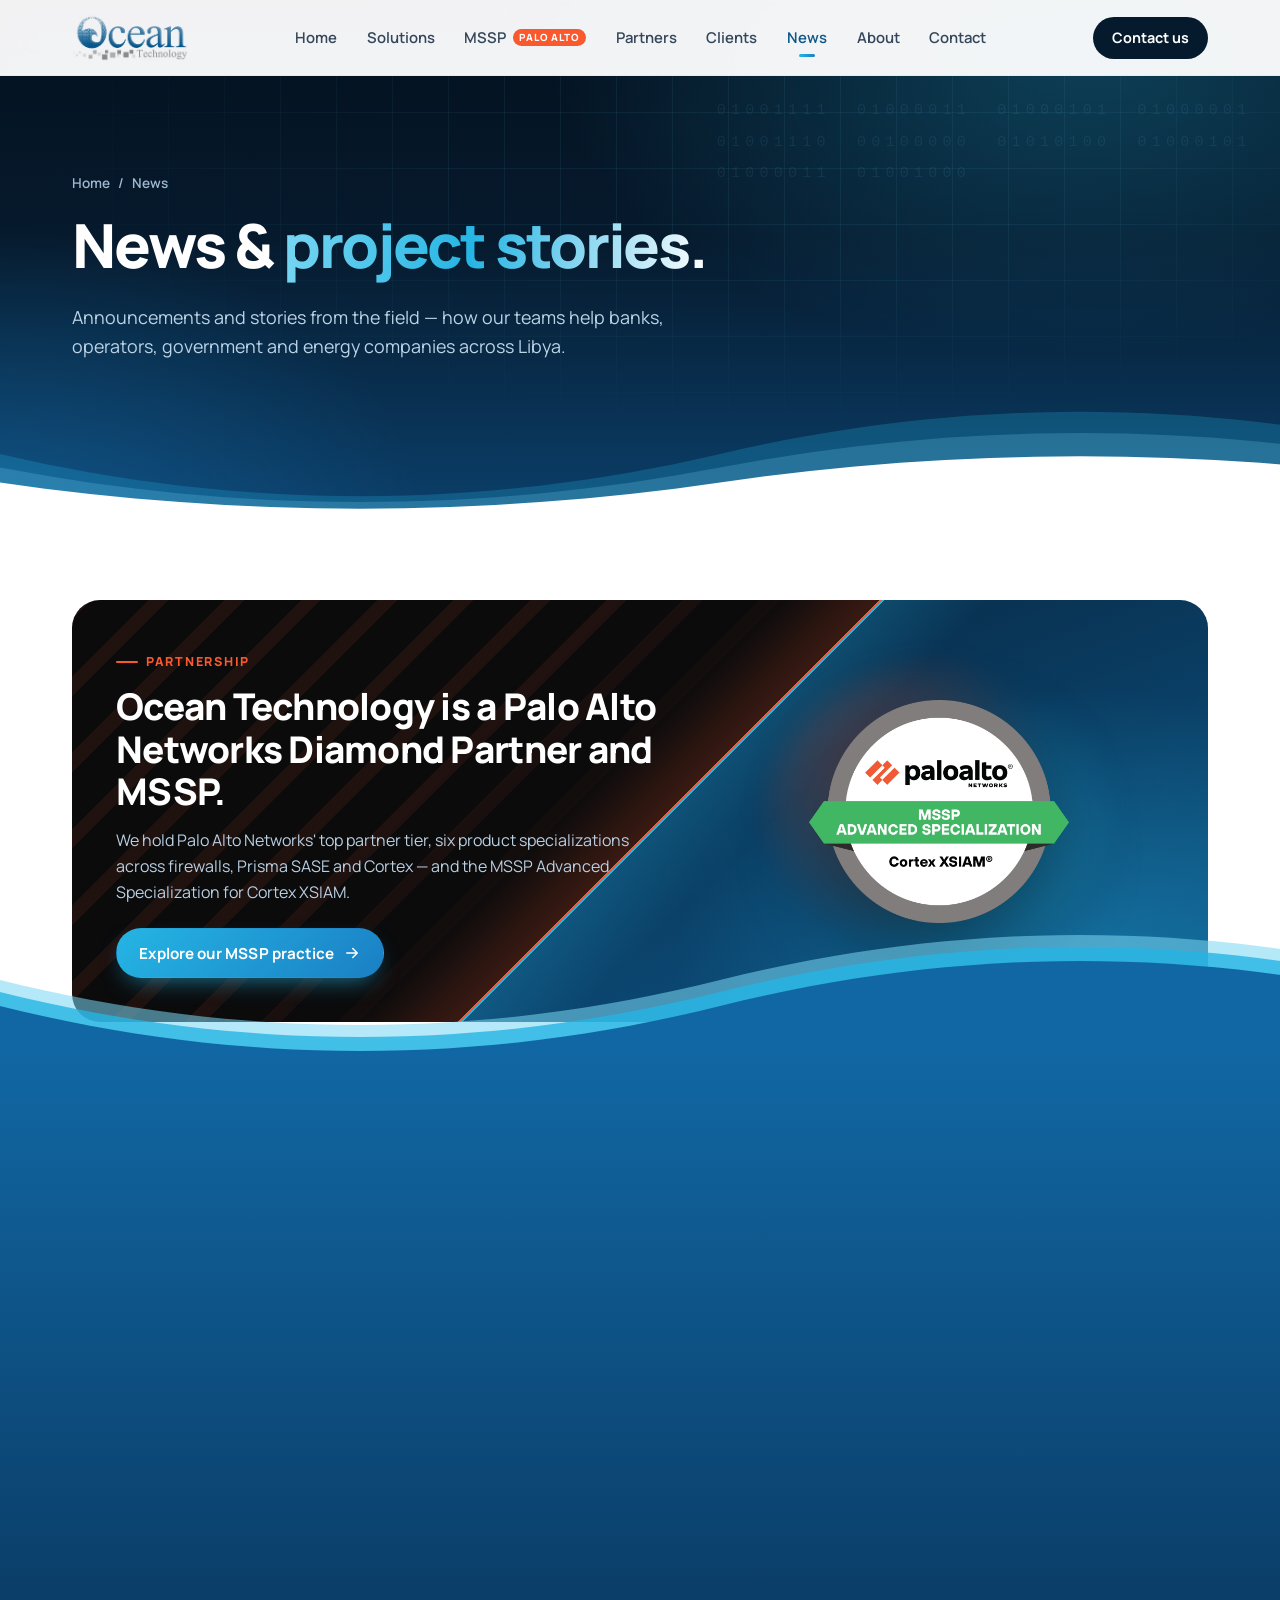
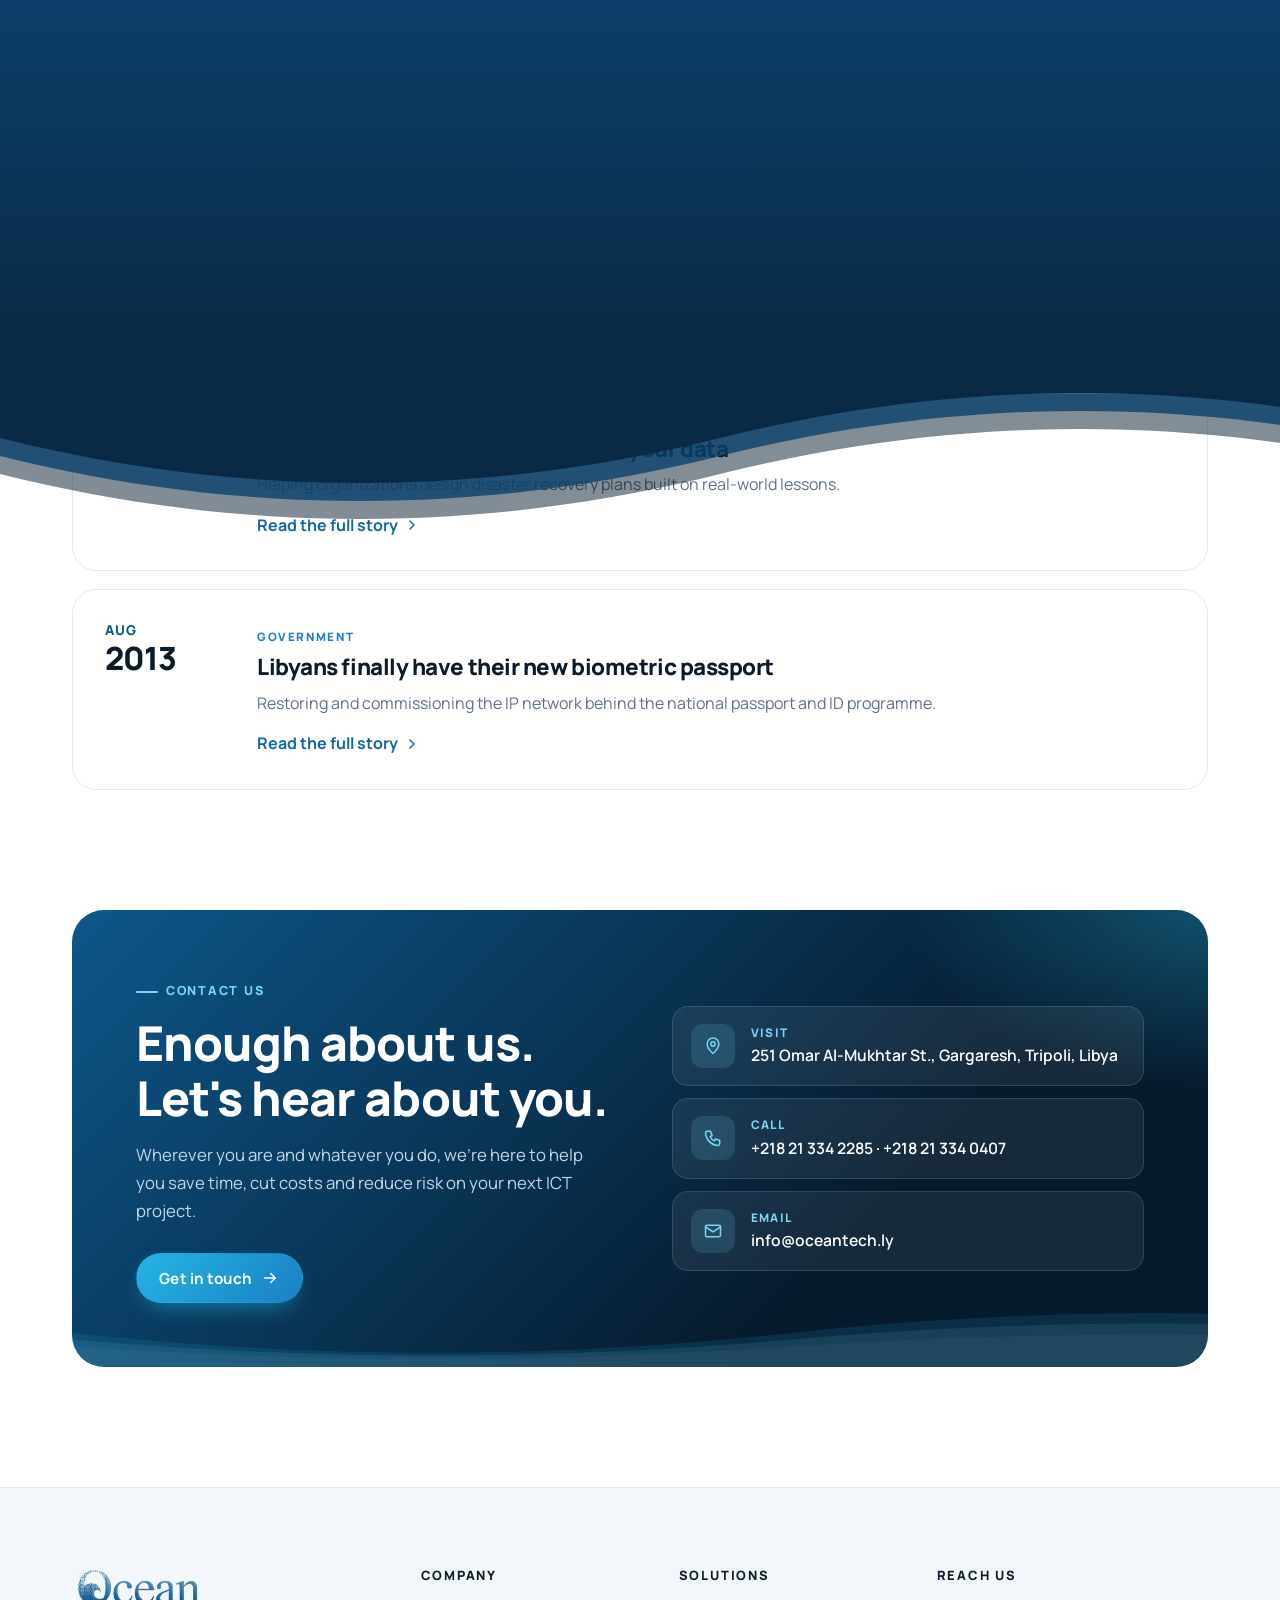
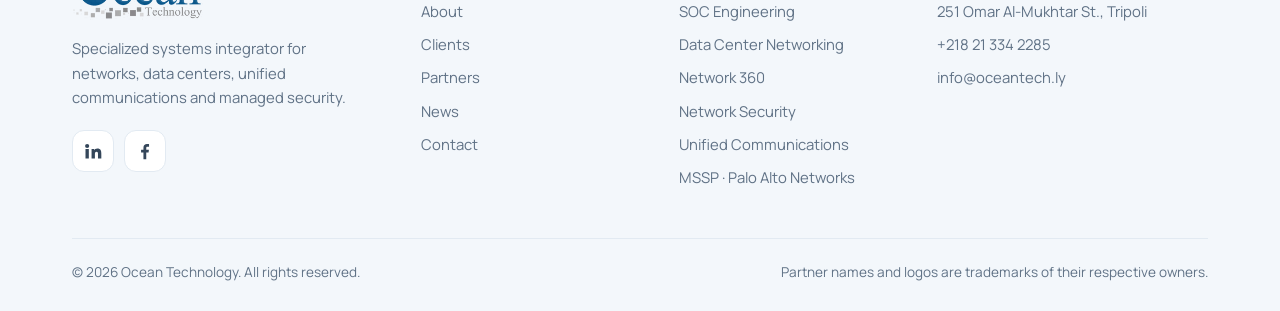
<file: news.html>
<!doctype html>
<html lang="en">
<head>
  <meta charset="utf-8">
  <meta name="viewport" content="width=device-width, initial-scale=1">
  <title>News | Ocean Technology</title>
  <meta name="description" content="Project stories and announcements from Ocean Technology — banking, telecom, government and energy projects across Libya.">
  <meta name="theme-color" content="#061a2d">
  <meta property="og:title" content="News | Ocean Technology">
  <meta property="og:description" content="Project stories and announcements from Ocean Technology — banking, telecom, government and energy projects across Libya.">
  <meta property="og:type" content="website">
  <meta property="og:image" content="assets/logo-mark.png">
  <link rel="icon" type="image/png" href="assets/logo-mark.png">
  <script>try{if(sessionStorage.getItem('ot-wave')){document.documentElement.classList.add('wave-arriving')}}catch(e){}</script>
  <link rel="preconnect" href="https://fonts.googleapis.com">
  <link rel="preconnect" href="https://fonts.gstatic.com" crossorigin>
  <link href="https://fonts.googleapis.com/css2?family=Manrope:wght@400;500;600;700;800&display=swap" rel="stylesheet">
  <link rel="stylesheet" href="css/style.css?v=202611132131">
</head>
<body>

  <!-- Blue wave page transition -->
  <div class="wave-transition" aria-hidden="true">
    <div class="wt-edge wt-top"><span class="wave-layer"></span><span class="wave-layer"></span><span class="wave-layer"></span></div>
    <div class="wt-body"><div class="wt-mark"><div class="ripple"></div><b>OCEAN</b><span>TECHNOLOGY</span></div></div>
    <div class="wt-edge wt-bottom"><span class="wave-layer"></span><span class="wave-layer"></span><span class="wave-layer"></span></div>
  </div>

  <header class="site-header">
    <div class="container header-inner">
      <a class="brand" href="index.html" aria-label="Ocean Technology home"><img src="assets/logo-mark.png" alt="Ocean Technology" width="245" height="97"></a>
      <nav class="nav" aria-label="Main">
        <ul>
          <li><a href="index.html">Home</a></li>
          <li><a href="solutions.html">Solutions</a></li>
          <li><a href="mssp.html">MSSP <span class="tag-mssp">PALO ALTO</span></a></li>
          <li><a href="partners.html">Partners</a></li>
          <li><a href="clients.html">Clients</a></li>
          <li><a href="news.html" class="active" aria-current="page">News</a></li>
          <li><a href="about.html">About</a></li>
          <li><a href="contact.html">Contact</a></li>
        </ul>
      </nav>
      <a class="btn btn-dark btn-sm header-cta" href="contact.html">Contact us</a>
      <button class="menu-toggle" aria-label="Open menu" aria-expanded="false"><span></span></button>
    </div>
  </header>

  <main>
    <section class="hero compact">
      <div class="container">
        <div class="hero-inner">
          <nav class="crumbs reveal" aria-label="Breadcrumb"><a href="index.html">Home</a><span>/</span><span>News</span></nav>
          <h1 class="reveal" style="--d:.06s">News &amp; <span class="grad-text">project stories.</span></h1>
          <p class="lede reveal" style="--d:.12s">Announcements and stories from the field — how our teams help banks, operators, government and energy companies across Libya.</p>
        </div>
      </div>
      <div class="sea" aria-hidden="true"><span class="wave-layer"></span><span class="wave-layer"></span><span class="wave-layer"></span></div>
    </section>

    <section class="section" style="padding-top: clamp(40px, 6vw, 72px)">
      <div class="container">

        <article class="news-featured on-dark split-45 pa-stripes reveal">
          <div>
            <span class="eyebrow" style="color: var(--pa-orange)">Partnership</span>
            <h2>Ocean Technology is a Palo Alto Networks Diamond Partner and MSSP.</h2>
            <p>We hold Palo Alto Networks' top partner tier, six product specializations across firewalls, Prisma SASE and Cortex — and the MSSP Advanced Specialization for Cortex XSIAM.</p>
            <a class="btn btn-primary" href="mssp.html">Explore our MSSP practice <svg viewBox="0 0 24 24" fill="none" stroke="currentColor" stroke-width="2" stroke-linecap="round" stroke-linejoin="round"><path d="M5 12h14M13 6l6 6-6 6"/></svg></a>
          </div>
          <div><figure class="badge-official"><img src="assets/paloalto/mssp-advanced-xsiam.webp" alt="Palo Alto Networks MSSP Advanced Specialization — Cortex XSIAM" width="2000" height="1716"></figure></div>
        </article>

        <div class="news-list">

          <article class="news-item reveal" id="sahara-bank">
            <div class="news-date">Mar<span>2017</span></div>
            <div>
              <span class="kicker">Banking</span>
              <h3>Never been a better time for cashless: renovating banking at Sahara Bank</h3>
              <p class="summary-text">Helping one of Libya's ten major banks replace vital infrastructure and its core banking system — without disrupting customers or staff.</p>
              <details>
                <summary><span class="closed">Read the full story</span><span class="opened">Show less</span><svg viewBox="0 0 24 24" fill="none" stroke="currentColor" stroke-width="2.2" stroke-linecap="round" stroke-linejoin="round"><path d="M9 6l6 6-6 6"/></svg></summary>
                <div class="news-body">
                  <p>Sahara Bank, established in 1964 with 48 branches and around 1,500 staff, faced one of its biggest challenges after France's BNP Paribas pulled out of the bank's operations.</p>
                  <p>In 2016 the bank had to replace vital parts of the IT infrastructure previously run by the BNP group — within a short time — and also replace its legacy core banking system, all while keeping the customer and employee experience intact.</p>
                  <p>Together with our partners, Ocean Technology led Sahara Bank through several migrations:</p>
                  <ul>
                    <li>Consolidating data center resources on converged infrastructure to host the new Temenos T24 solution, and later all infrastructure services.</li>
                    <li>A countrywide MPLS network spanning every region and branch, replacing traditional point-to-point links for better reliability, speed and performance.</li>
                    <li>Securing and improving networked applications — internal and public-facing — while meeting demand for more channels and faster time to market.</li>
                  </ul>
                  <p>Throughout, we shared the attitude of the bank's IT leadership: never settle for "good enough" when it comes to protecting customer data and the institution's assets.</p>
                </div>
              </details>
            </div>
          </article>

          <article class="news-item reveal" id="llidf">
            <div class="news-date">Aug<span>2016</span></div>
            <div>
              <span class="kicker">Investment</span>
              <h3>We build bridges between business and IT</h3>
              <p class="summary-text">A consultancy agreement pairing LLIDF's business plans with the right IT investments.</p>
              <details>
                <summary><span class="closed">Read the full story</span><span class="opened">Show less</span><svg viewBox="0 0 24 24" fill="none" stroke="currentColor" stroke-width="2.2" stroke-linecap="round" stroke-linejoin="round"><path d="M9 6l6 6-6 6"/></svg></summary>
                <div class="news-body">
                  <p>As part of the Libyan Local Investment &amp; Development Fund's business transformation, LLIDF worked closely with Ocean Technology account managers and premier support engineers to align its business plans and challenges with its IT investments.</p>
                  <p>While one of Libya's largest investment funds focused on sustainable financial returns and socio-economic development, we brought the knowledge gained from projects across the country to help LLIDF get the most from its IT infrastructure.</p>
                  <p>Through the consultancy agreement, LLIDF continues to receive expert guidance, accelerated support and strategic advice tailored to its environment.</p>
                </div>
              </details>
            </div>
          </article>

          <article class="news-item reveal" id="al-jurf">
            <div class="news-date">Apr<span>2016</span></div>
            <div>
              <span class="kicker">Oil &amp; gas</span>
              <h3>Easing isolation for those who work far from home</h3>
              <p class="summary-text">Wi-Fi for crews on the Al Jurf offshore field, 150 km from Tripoli.</p>
              <details>
                <summary><span class="closed">Read the full story</span><span class="opened">Show less</span><svg viewBox="0 0 24 24" fill="none" stroke="currentColor" stroke-width="2.2" stroke-linecap="round" stroke-linejoin="round"><path d="M9 6l6 6-6 6"/></svg></summary>
                <div class="news-body">
                  <p>Working on a rig in the Mediterranean or at a desert site in southern Libya means long rotations away from family and friends — a strain that can affect wellbeing and even attitudes to risk on the job.</p>
                  <p>Mabruk Oil Operations asked us for a wireless internet solution to ease the physical and psychological isolation of crews on its Al Jurf offshore field.</p>
                  <p>With access points placed strategically around the platform, the system handles the number of users without compromise and can be supported remotely — a relief for the crew and for Mabruk's network administrators alike.</p>
                </div>
              </details>
            </div>
          </article>

          <article class="news-item reveal" id="internet-gateway">
            <div class="news-date">Nov<span>2015</span></div>
            <div>
              <span class="kicker">Telecom</span>
              <h3>Bringing better, faster internet closer to market</h3>
              <p class="summary-text">Deploying the core network of LITC's International Internet Gateway with LIDIA and Italtel.</p>
              <details>
                <summary><span class="closed">Read the full story</span><span class="opened">Show less</span><svg viewBox="0 0 24 24" fill="none" stroke="currentColor" stroke-width="2.2" stroke-linecap="round" stroke-linejoin="round"><path d="M9 6l6 6-6 6"/></svg></summary>
                <div class="news-body">
                  <p>As part of the Next Generation Broadband Network programme sponsored by the Ministry of Communications, the Libyan International Telecom Company contracted the Libyan Italian Company for Digital and Infrastructure Engineering (LIDIA) to build the International Internet Gateway, increasing international capacity for the Libyan market.</p>
                  <p>The contract was signed in November 2013, but instability in the capital put the project on hold.</p>
                  <p>In 2015 Ocean Technology teamed with LIDIA and Italtel to overcome the hurdles. Our local experts deployed, installed and commissioned the IIGW core network in LITC's major western PoP locations in a very short timeframe — one of the most important long-term infrastructure initiatives for high-speed internet in Libya.</p>
                </div>
              </details>
            </div>
          </article>

          <article class="news-item reveal" id="disaster-recovery">
            <div class="news-date">Sep<span>2014</span></div>
            <div>
              <span class="kicker">Continuity</span>
              <h3>We do more than merely safeguard your data</h3>
              <p class="summary-text">Helping organizations design disaster recovery plans built on real-world lessons.</p>
              <details>
                <summary><span class="closed">Read the full story</span><span class="opened">Show less</span><svg viewBox="0 0 24 24" fill="none" stroke="currentColor" stroke-width="2.2" stroke-linecap="round" stroke-linejoin="round"><path d="M9 6l6 6-6 6"/></svg></summary>
                <div class="news-body">
                  <p>Whatever your industry, location or size, if your operations in Libya depend on technology, you are exposed to the unthinkable. Events in Tripoli and Benghazi revealed gaps in many disaster recovery plans.</p>
                  <p>Ocean Technology consults with organizations designing new plans or updating existing ones, making sure real-world lessons are built in. Predicting the future is impossible — preparing for it is easier than ever.</p>
                </div>
              </details>
            </div>
          </article>

          <article class="news-item reveal" id="biometric-passport">
            <div class="news-date">Aug<span>2013</span></div>
            <div>
              <span class="kicker">Government</span>
              <h3>Libyans finally have their new biometric passport</h3>
              <p class="summary-text">Restoring and commissioning the IP network behind the national passport and ID programme.</p>
              <details>
                <summary><span class="closed">Read the full story</span><span class="opened">Show less</span><svg viewBox="0 0 24 24" fill="none" stroke="currentColor" stroke-width="2.2" stroke-linecap="round" stroke-linejoin="round"><path d="M9 6l6 6-6 6"/></svg></summary>
                <div class="news-body">
                  <p>The Libyan government unveiled the new biometric passport in February 2013, alongside the completion of the national identity number system.</p>
                  <p>Behind the scenes, while Germany's Bundesdruckerei moved the production equipment to the Passport Authority's headquarters in Tripoli, Ocean Technology and its partners restored and commissioned the IP network of the main data center and issuing sites in more than 22 locations across the country.</p>
                  <p>We also mentored and job-shadowed the Passport Authority and National ID teams so they could carry on with the remaining locations themselves.</p>
                </div>
              </details>
            </div>
          </article>

        </div>
      </div>
    </section>

    <section class="cta-wrap">
      <div class="container">
        <div class="cta on-dark reveal ">
          <div>
            <span class="eyebrow">Contact us</span>
            <h2>Enough about us.<br>Let's hear about you.</h2>
            <p>Wherever you are and whatever you do, we're here to help you save time, cut costs and reduce risk on your next ICT project.</p>
            <a class="btn btn-primary" href="contact.html">Get in touch <svg viewBox="0 0 24 24" fill="none" stroke="currentColor" stroke-width="2" stroke-linecap="round" stroke-linejoin="round"><path d="M5 12h14M13 6l6 6-6 6"/></svg></a>
          </div>
          <div class="contact-list">
            <div class="contact-item"><div class="ci"><svg viewBox="0 0 24 24" fill="none" stroke="currentColor" stroke-width="1.8" stroke-linecap="round" stroke-linejoin="round"><path d="M12 21s7-6.2 7-11.5A7 7 0 0 0 5 9.5C5 14.8 12 21 12 21z"/><circle cx="12" cy="9.5" r="2.5"/></svg></div><div><small>Visit</small><span>251 Omar Al-Mukhtar St., Gargaresh, Tripoli, Libya</span></div></div>
            <a class="contact-item" href="tel:+218213342285"><div class="ci"><svg viewBox="0 0 24 24" fill="none" stroke="currentColor" stroke-width="1.8" stroke-linecap="round" stroke-linejoin="round"><path d="M5 4h4l2 5-2.5 1.5a11 11 0 0 0 5 5L15 13l5 2v4a2 2 0 0 1-2 2A16 16 0 0 1 3 6a2 2 0 0 1 2-2"/></svg></div><div><small>Call</small><span>+218 21 334 2285 · +218 21 334 0407</span></div></a>
            <a class="contact-item" href="mailto:info@oceantech.ly"><div class="ci"><svg viewBox="0 0 24 24" fill="none" stroke="currentColor" stroke-width="1.8" stroke-linecap="round" stroke-linejoin="round"><rect x="3" y="5" width="18" height="14" rx="2"/><path d="M3 7l9 6 9-6"/></svg></div><div><small>Email</small><span>info@oceantech.ly</span></div></a>
          </div>
          <div class="sea" aria-hidden="true"><span class="wave-layer"></span><span class="wave-layer"></span><span class="wave-layer"></span></div>
        </div>
      </div>
    </section>

  </main>

  <footer class="site-footer">
    <div class="container">
      <div class="footer-grid">
        <div>
          <img src="assets/logo-mark.png" alt="Ocean Technology" width="245" height="97">
          <p>Specialized systems integrator for networks, data centers, unified communications and managed security.</p>
          <div class="social">
            <a class="li" href="https://www.linkedin.com/company/oceantechlibya" target="_blank" rel="noopener" aria-label="Ocean Technology on LinkedIn"><svg viewBox="0 0 24 24" fill="currentColor" aria-hidden="true"><path d="M4.98 3.5a2.5 2.5 0 1 1 0 5 2.5 2.5 0 0 1 0-5zM3 9.5h4V21H3V9.5zm6.5 0h3.83v1.57h.05c.53-1 1.84-2.07 3.8-2.07 4.05 0 4.8 2.67 4.8 6.13V21h-4v-5.16c0-1.23-.02-2.82-1.72-2.82-1.72 0-1.98 1.34-1.98 2.73V21h-4V9.5z"/></svg></a>
            <a class="fb" href="https://www.facebook.com/OceanTechnologyLibya/" target="_blank" rel="noopener" aria-label="Ocean Technology on Facebook"><svg viewBox="0 0 24 24" fill="currentColor" aria-hidden="true"><path d="M13.5 22v-8.2h2.77l.42-3.3H13.5V8.4c0-.95.27-1.6 1.63-1.6h1.73V3.86c-.3-.04-1.33-.13-2.53-.13-2.5 0-4.2 1.53-4.2 4.33v2.44H7.3v3.3h2.83V22h3.37z"/></svg></a>
          </div>
        </div>
        <div>
          <h4>Company</h4>
          <ul><li><a href="about.html">About</a></li><li><a href="clients.html">Clients</a></li><li><a href="partners.html">Partners</a></li><li><a href="news.html">News</a></li><li><a href="contact.html">Contact</a></li></ul>
        </div>
        <div>
          <h4>Solutions</h4>
          <ul><li><a href="solutions.html#soc">SOC Engineering</a></li><li><a href="solutions.html#data-center">Data Center Networking</a></li><li><a href="solutions.html#assessments">Network 360</a></li><li><a href="solutions.html#security">Network Security</a></li><li><a href="solutions.html#unified-communications">Unified Communications</a></li><li><a href="mssp.html">MSSP · Palo Alto Networks</a></li></ul>
        </div>
        <div>
          <h4>Reach us</h4>
          <ul><li>251 Omar Al-Mukhtar St., Tripoli</li><li><a href="tel:+218213342285">+218 21 334 2285</a></li><li><a href="mailto:info@oceantech.ly">info@oceantech.ly</a></li></ul>
        </div>
      </div>
      <div class="footer-bottom">
        <span>© <span data-year>2026</span> Ocean Technology. All rights reserved.</span>
        <span>Partner names and logos are trademarks of their respective owners.</span>
      </div>
    </div>
  </footer>

  <script src="js/main.js?v=202611132131" defer></script>
</body>
</html>
</file>
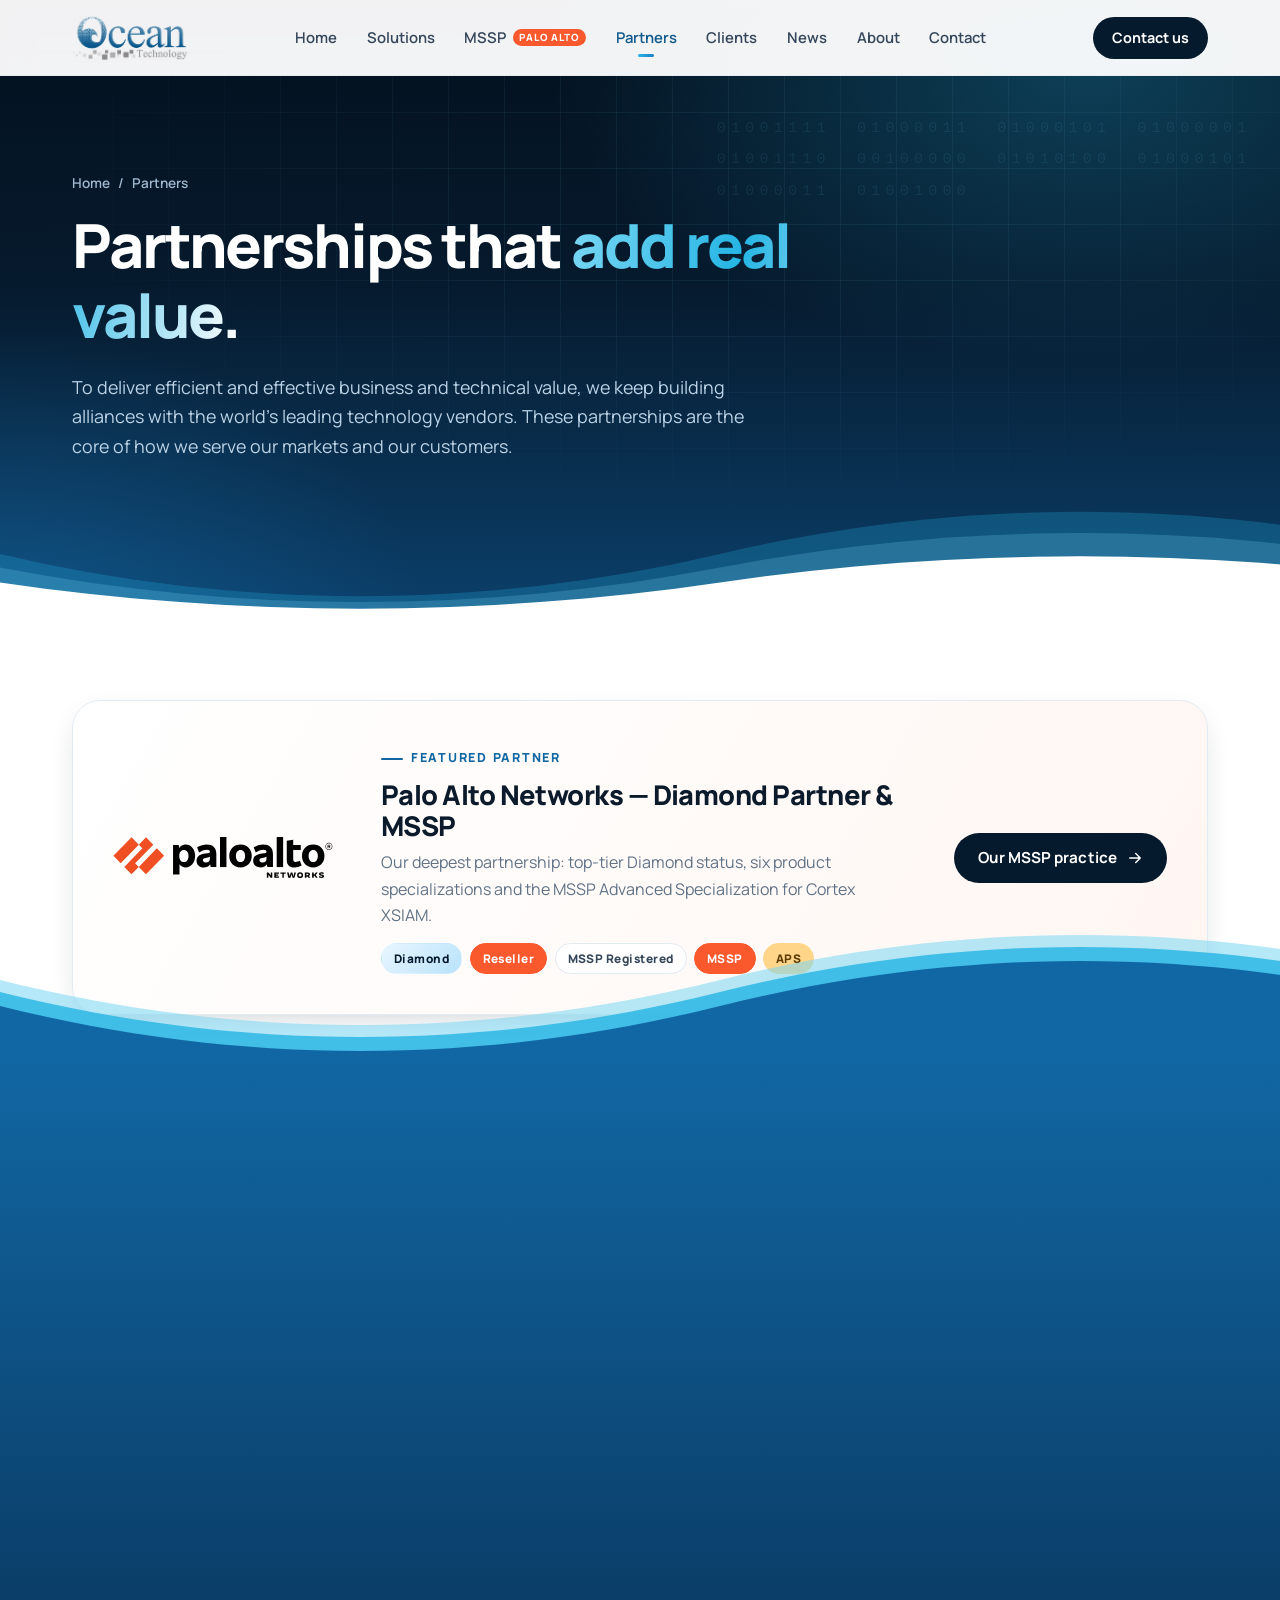
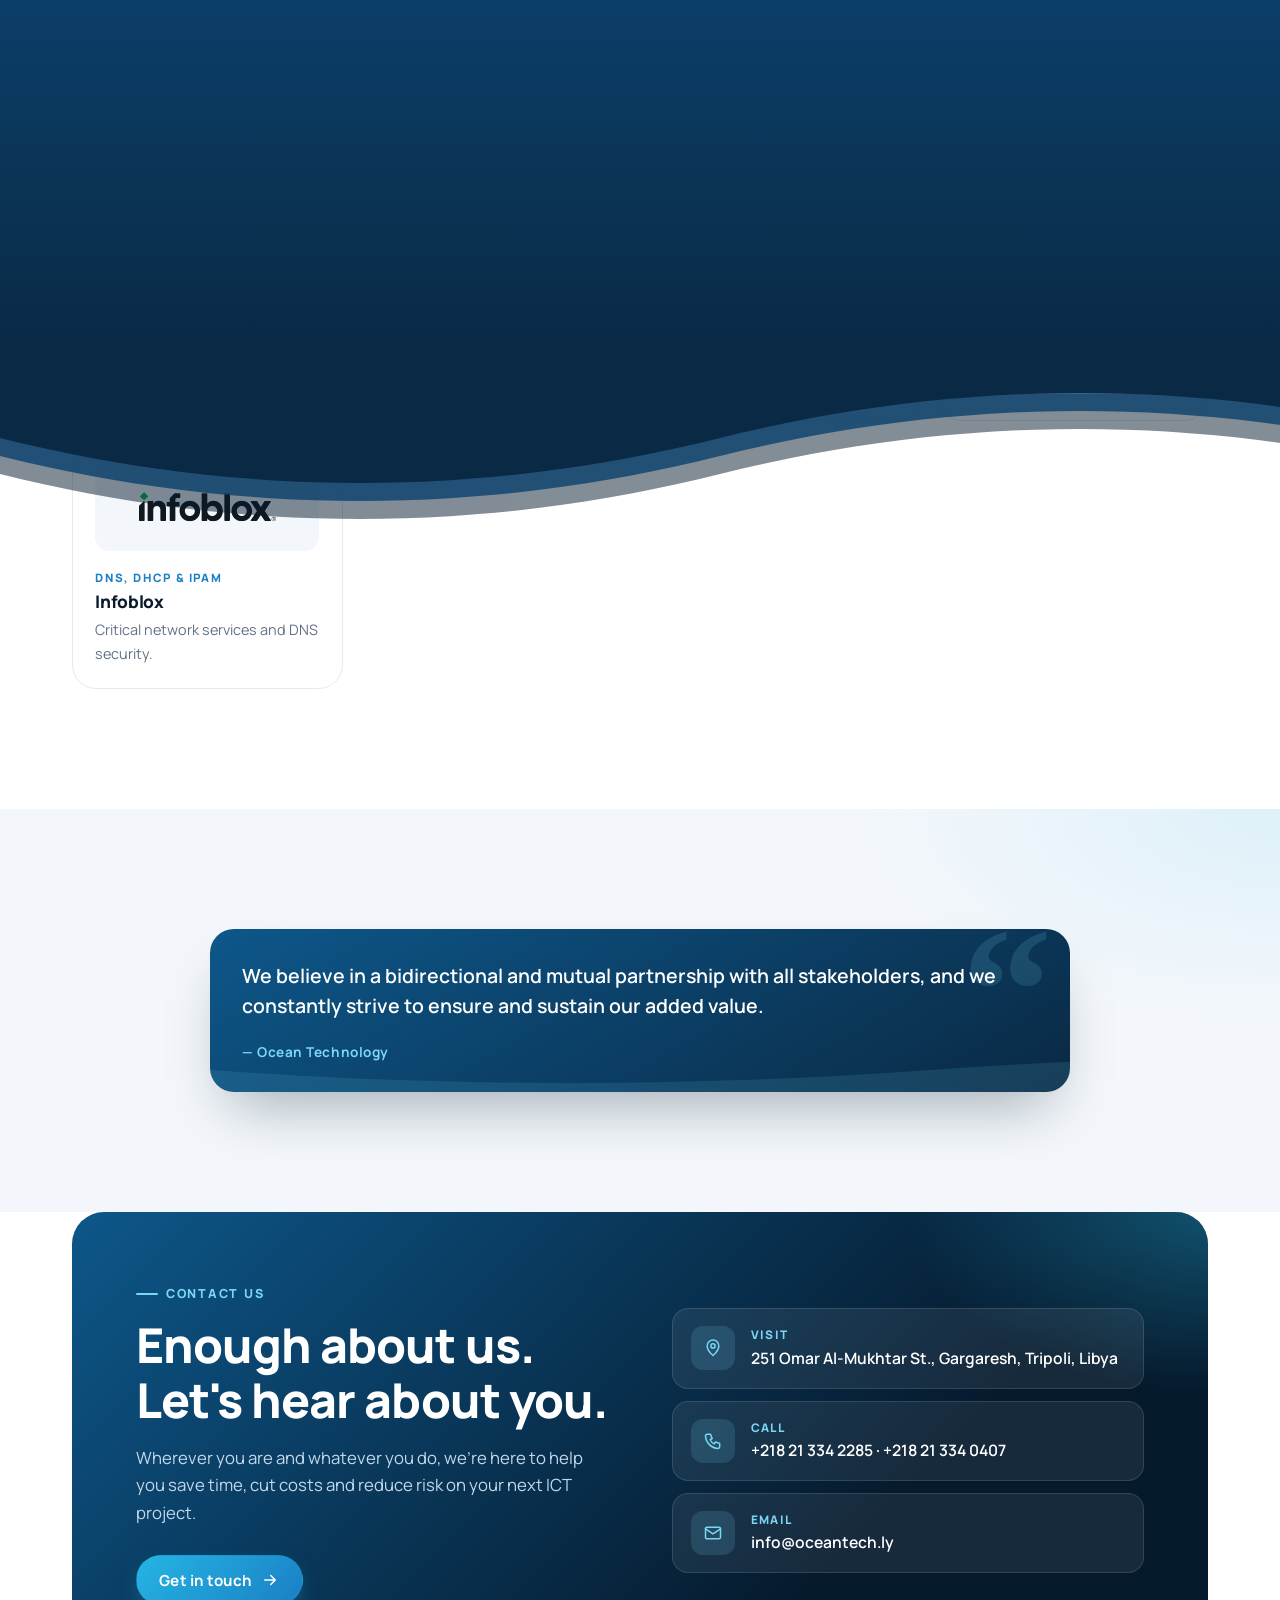
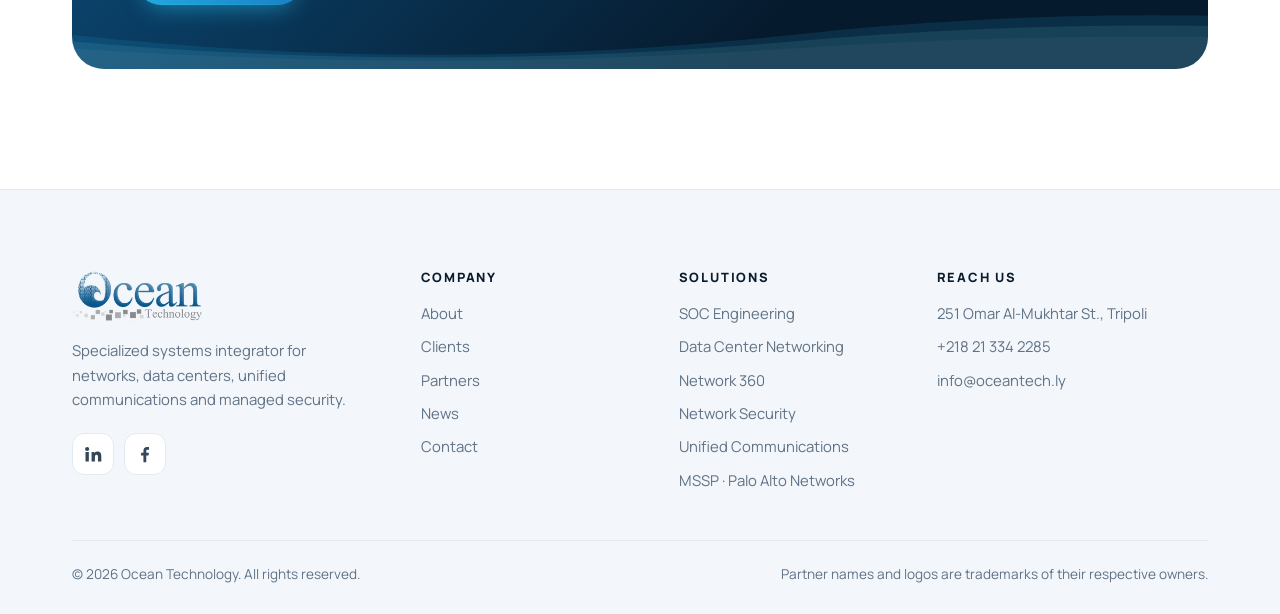
<file: partners.html>
<!doctype html>
<html lang="en">
<head>
  <meta charset="utf-8">
  <meta name="viewport" content="width=device-width, initial-scale=1">
  <title>Partners | Ocean Technology</title>
  <meta name="description" content="Ocean Technology's technology partners: Palo Alto Networks, F5, Arista, Juniper, HPE, Dell Technologies, HP, Huawei, Microsoft, VMware, NetApp, Veeam and Infoblox.">
  <meta name="theme-color" content="#061a2d">
  <meta property="og:title" content="Partners | Ocean Technology">
  <meta property="og:description" content="Ocean Technology's technology partners: Palo Alto Networks, F5, Arista, Juniper, HPE, Dell Technologies, HP, Huawei, Microsoft, VMware, NetApp, Veeam and Infoblox.">
  <meta property="og:type" content="website">
  <meta property="og:image" content="assets/logo-mark.png">
  <link rel="icon" type="image/png" href="assets/logo-mark.png">
  <script>try{if(sessionStorage.getItem('ot-wave')){document.documentElement.classList.add('wave-arriving')}}catch(e){}</script>
  <link rel="preconnect" href="https://fonts.googleapis.com">
  <link rel="preconnect" href="https://fonts.gstatic.com" crossorigin>
  <link href="https://fonts.googleapis.com/css2?family=Manrope:wght@400;500;600;700;800&display=swap" rel="stylesheet">
  <link rel="stylesheet" href="css/style.css?v=202611132131">
</head>
<body>

  <!-- Blue wave page transition -->
  <div class="wave-transition" aria-hidden="true">
    <div class="wt-edge wt-top"><span class="wave-layer"></span><span class="wave-layer"></span><span class="wave-layer"></span></div>
    <div class="wt-body"><div class="wt-mark"><div class="ripple"></div><b>OCEAN</b><span>TECHNOLOGY</span></div></div>
    <div class="wt-edge wt-bottom"><span class="wave-layer"></span><span class="wave-layer"></span><span class="wave-layer"></span></div>
  </div>

  <header class="site-header">
    <div class="container header-inner">
      <a class="brand" href="index.html" aria-label="Ocean Technology home"><img src="assets/logo-mark.png" alt="Ocean Technology" width="245" height="97"></a>
      <nav class="nav" aria-label="Main">
        <ul>
          <li><a href="index.html">Home</a></li>
          <li><a href="solutions.html">Solutions</a></li>
          <li><a href="mssp.html">MSSP <span class="tag-mssp">PALO ALTO</span></a></li>
          <li><a href="partners.html" class="active" aria-current="page">Partners</a></li>
          <li><a href="clients.html">Clients</a></li>
          <li><a href="news.html">News</a></li>
          <li><a href="about.html">About</a></li>
          <li><a href="contact.html">Contact</a></li>
        </ul>
      </nav>
      <a class="btn btn-dark btn-sm header-cta" href="contact.html">Contact us</a>
      <button class="menu-toggle" aria-label="Open menu" aria-expanded="false"><span></span></button>
    </div>
  </header>

  <main>
    <section class="hero compact">
      <div class="container">
        <div class="hero-inner">
          <nav class="crumbs reveal" aria-label="Breadcrumb"><a href="index.html">Home</a><span>/</span><span>Partners</span></nav>
          <h1 class="reveal" style="--d:.06s">Partnerships that <span class="grad-text">add real value.</span></h1>
          <p class="lede reveal" style="--d:.12s">To deliver efficient and effective business and technical value, we keep building alliances with the world's leading technology vendors. These partnerships are the core of how we serve our markets and our customers.</p>
        </div>
      </div>
      <div class="sea" aria-hidden="true"><span class="wave-layer"></span><span class="wave-layer"></span><span class="wave-layer"></span></div>
    </section>

    <section class="section" style="padding-top: clamp(40px, 6vw, 72px)">
      <div class="container">

        <div class="featured-partner reveal">
          <div class="fp-logo"><img src="assets/partners/paloalto.svg" alt="Palo Alto Networks"></div>
          <div>
            <span class="eyebrow">Featured partner</span>
            <h3 style="margin-top:.6rem">Palo Alto Networks — Diamond Partner &amp; MSSP</h3>
            <p>Our deepest partnership: top-tier Diamond status, six product specializations and the MSSP Advanced Specialization for Cortex XSIAM.</p>
            <div class="pa-badges">
              <span class="pa-badge diamond">Diamond</span>
              <span class="pa-badge hot">Reseller</span>
              <span class="pa-badge">MSSP Registered</span>
              <span class="pa-badge hot">MSSP</span>
              <span class="pa-badge gold">APS</span>
            </div>
          </div>
          <a class="btn btn-dark" href="mssp.html">Our MSSP practice <svg viewBox="0 0 24 24" fill="none" stroke="currentColor" stroke-width="2" stroke-linecap="round" stroke-linejoin="round"><path d="M5 12h14M13 6l6 6-6 6"/></svg></a>
        </div>

        <div class="filters reveal" role="group" aria-label="Filter partners">
          <button class="filter" data-filter="all" aria-pressed="true">All partners</button>
          <button class="filter" data-filter="security" aria-pressed="false">Security</button>
          <button class="filter" data-filter="networking" aria-pressed="false">Networking</button>
          <button class="filter" data-filter="datacenter" aria-pressed="false">Compute &amp; storage</button>
          <button class="filter" data-filter="cloud" aria-pressed="false">Cloud &amp; software</button>
          <button class="filter" data-filter="data" aria-pressed="false">Data protection</button>
        </div>

        <div class="partner-grid">
          <article class="partner-card reveal" data-cat="security">
            <div class="pc-logo"><img src="assets/partners/paloalto.svg" alt="Palo Alto Networks logo"></div>
            <span class="pc-cat">Cybersecurity</span>
            <h3>Palo Alto Networks</h3>
            <p>Next-generation firewalls, SASE and AI-driven security operations.</p>
          </article>
          <article class="partner-card reveal" data-cat="security networking" style="--d:.05s">
            <div class="pc-logo"><img src="assets/partners/f5.svg" alt="F5 logo"></div>
            <span class="pc-cat">Application delivery &amp; security</span>
            <h3>F5</h3>
            <p>Load balancing, web application firewall and API security for critical apps.</p>
          </article>
          <article class="partner-card reveal" data-cat="networking datacenter" style="--d:.05s">
            <div class="pc-logo"><img src="assets/partners/arista.svg" alt="Arista Networks logo"></div>
            <span class="pc-cat">Data center networking</span>
            <h3>Arista Networks</h3>
            <p>High-performance switching for data center and cloud networks.</p>
          </article>
          <article class="partner-card reveal" data-cat="networking" style="--d:.1s">
            <div class="pc-logo"><img src="assets/partners/juniper.svg" alt="Juniper Networks logo"></div>
            <span class="pc-cat">Networking</span>
            <h3>Juniper Networks</h3>
            <p>Routing, switching and wireless for enterprise and service providers.</p>
          </article>
          <article class="partner-card reveal" data-cat="datacenter networking" style="--d:.15s">
            <div class="pc-logo"><img src="assets/partners/hpe.svg" alt="Hewlett Packard Enterprise logo"></div>
            <span class="pc-cat">Compute &amp; storage</span>
            <h3>Hewlett Packard Enterprise</h3>
            <p>Servers, storage and networking for the modern data center.</p>
          </article>
          <article class="partner-card reveal" data-cat="datacenter">
            <div class="pc-logo"><img src="assets/partners/dell.svg" alt="Dell Technologies logo"></div>
            <span class="pc-cat">Infrastructure</span>
            <h3>Dell Technologies</h3>
            <p>Servers, storage and end-user computing at every scale.</p>
          </article>
          <article class="partner-card reveal" data-cat="datacenter" style="--d:.05s">
            <div class="pc-logo"><img src="assets/partners/hp.svg" alt="HP logo"></div>
            <span class="pc-cat">End-user computing</span>
            <h3>HP</h3>
            <p>Laptops, desktops, workstations and printing for the modern workplace.</p>
          </article>
          <article class="partner-card reveal" data-cat="networking datacenter" style="--d:.05s">
            <div class="pc-logo"><img src="assets/partners/huawei.svg" alt="Huawei logo"></div>
            <span class="pc-cat">ICT infrastructure</span>
            <h3>Huawei</h3>
            <p>Enterprise networking, data center and ICT infrastructure.</p>
          </article>
          <article class="partner-card reveal" data-cat="cloud" style="--d:.1s">
            <div class="pc-logo"><img src="assets/partners/microsoft.svg" alt="Microsoft logo"></div>
            <span class="pc-cat">Cloud &amp; productivity</span>
            <h3>Microsoft</h3>
            <p>Cloud, productivity and enterprise software platforms.</p>
          </article>
          <article class="partner-card reveal" data-cat="cloud datacenter" style="--d:.15s">
            <div class="pc-logo"><img src="assets/partners/vmware.svg" alt="VMware logo"></div>
            <span class="pc-cat">Virtualization</span>
            <h3>VMware</h3>
            <p>Virtualization and private cloud infrastructure.</p>
          </article>
          <article class="partner-card reveal" data-cat="datacenter data">
            <div class="pc-logo"><img src="assets/partners/netapp.svg" alt="NetApp logo"></div>
            <span class="pc-cat">Data storage</span>
            <h3>NetApp</h3>
            <p>Storage systems and software to store, manage and protect data.</p>
          </article>
          <article class="partner-card reveal" data-cat="data" style="--d:.05s">
            <div class="pc-logo"><img src="assets/partners/veeam.svg" alt="Veeam logo"></div>
            <span class="pc-cat">Backup &amp; recovery</span>
            <h3>Veeam</h3>
            <p>Backup, recovery and data resilience across multi-cloud environments.</p>
          </article>
          <article class="partner-card reveal" data-cat="networking security" style="--d:.1s">
            <div class="pc-logo"><img src="assets/partners/infoblox.svg" alt="Infoblox logo"></div>
            <span class="pc-cat">DNS, DHCP &amp; IPAM</span>
            <h3>Infoblox</h3>
            <p>Critical network services and DNS security.</p>
          </article>
        </div>
      </div>
    </section>

    <section class="section solutions">
      <div class="container">
        <figure class="quote-card reveal" style="max-width: 860px; margin: 0 auto;">
          <blockquote>We believe in a bidirectional and mutual partnership with all stakeholders, and we constantly strive to ensure and sustain our added value.</blockquote>
          <cite>— Ocean Technology</cite>
          <div class="sea-mini" aria-hidden="true"><span class="wave-layer"></span></div>
        </figure>
      </div>
    </section>

    <section class="cta-wrap">
      <div class="container">
        <div class="cta on-dark reveal ">
          <div>
            <span class="eyebrow">Contact us</span>
            <h2>Enough about us.<br>Let's hear about you.</h2>
            <p>Wherever you are and whatever you do, we're here to help you save time, cut costs and reduce risk on your next ICT project.</p>
            <a class="btn btn-primary" href="contact.html">Get in touch <svg viewBox="0 0 24 24" fill="none" stroke="currentColor" stroke-width="2" stroke-linecap="round" stroke-linejoin="round"><path d="M5 12h14M13 6l6 6-6 6"/></svg></a>
          </div>
          <div class="contact-list">
            <div class="contact-item"><div class="ci"><svg viewBox="0 0 24 24" fill="none" stroke="currentColor" stroke-width="1.8" stroke-linecap="round" stroke-linejoin="round"><path d="M12 21s7-6.2 7-11.5A7 7 0 0 0 5 9.5C5 14.8 12 21 12 21z"/><circle cx="12" cy="9.5" r="2.5"/></svg></div><div><small>Visit</small><span>251 Omar Al-Mukhtar St., Gargaresh, Tripoli, Libya</span></div></div>
            <a class="contact-item" href="tel:+218213342285"><div class="ci"><svg viewBox="0 0 24 24" fill="none" stroke="currentColor" stroke-width="1.8" stroke-linecap="round" stroke-linejoin="round"><path d="M5 4h4l2 5-2.5 1.5a11 11 0 0 0 5 5L15 13l5 2v4a2 2 0 0 1-2 2A16 16 0 0 1 3 6a2 2 0 0 1 2-2"/></svg></div><div><small>Call</small><span>+218 21 334 2285 · +218 21 334 0407</span></div></a>
            <a class="contact-item" href="mailto:info@oceantech.ly"><div class="ci"><svg viewBox="0 0 24 24" fill="none" stroke="currentColor" stroke-width="1.8" stroke-linecap="round" stroke-linejoin="round"><rect x="3" y="5" width="18" height="14" rx="2"/><path d="M3 7l9 6 9-6"/></svg></div><div><small>Email</small><span>info@oceantech.ly</span></div></a>
          </div>
          <div class="sea" aria-hidden="true"><span class="wave-layer"></span><span class="wave-layer"></span><span class="wave-layer"></span></div>
        </div>
      </div>
    </section>

  </main>

  <footer class="site-footer">
    <div class="container">
      <div class="footer-grid">
        <div>
          <img src="assets/logo-mark.png" alt="Ocean Technology" width="245" height="97">
          <p>Specialized systems integrator for networks, data centers, unified communications and managed security.</p>
          <div class="social">
            <a class="li" href="https://www.linkedin.com/company/oceantechlibya" target="_blank" rel="noopener" aria-label="Ocean Technology on LinkedIn"><svg viewBox="0 0 24 24" fill="currentColor" aria-hidden="true"><path d="M4.98 3.5a2.5 2.5 0 1 1 0 5 2.5 2.5 0 0 1 0-5zM3 9.5h4V21H3V9.5zm6.5 0h3.83v1.57h.05c.53-1 1.84-2.07 3.8-2.07 4.05 0 4.8 2.67 4.8 6.13V21h-4v-5.16c0-1.23-.02-2.82-1.72-2.82-1.72 0-1.98 1.34-1.98 2.73V21h-4V9.5z"/></svg></a>
            <a class="fb" href="https://www.facebook.com/OceanTechnologyLibya/" target="_blank" rel="noopener" aria-label="Ocean Technology on Facebook"><svg viewBox="0 0 24 24" fill="currentColor" aria-hidden="true"><path d="M13.5 22v-8.2h2.77l.42-3.3H13.5V8.4c0-.95.27-1.6 1.63-1.6h1.73V3.86c-.3-.04-1.33-.13-2.53-.13-2.5 0-4.2 1.53-4.2 4.33v2.44H7.3v3.3h2.83V22h3.37z"/></svg></a>
          </div>
        </div>
        <div>
          <h4>Company</h4>
          <ul><li><a href="about.html">About</a></li><li><a href="clients.html">Clients</a></li><li><a href="partners.html">Partners</a></li><li><a href="news.html">News</a></li><li><a href="contact.html">Contact</a></li></ul>
        </div>
        <div>
          <h4>Solutions</h4>
          <ul><li><a href="solutions.html#soc">SOC Engineering</a></li><li><a href="solutions.html#data-center">Data Center Networking</a></li><li><a href="solutions.html#assessments">Network 360</a></li><li><a href="solutions.html#security">Network Security</a></li><li><a href="solutions.html#unified-communications">Unified Communications</a></li><li><a href="mssp.html">MSSP · Palo Alto Networks</a></li></ul>
        </div>
        <div>
          <h4>Reach us</h4>
          <ul><li>251 Omar Al-Mukhtar St., Tripoli</li><li><a href="tel:+218213342285">+218 21 334 2285</a></li><li><a href="mailto:info@oceantech.ly">info@oceantech.ly</a></li></ul>
        </div>
      </div>
      <div class="footer-bottom">
        <span>© <span data-year>2026</span> Ocean Technology. All rights reserved.</span>
        <span>Partner names and logos are trademarks of their respective owners.</span>
      </div>
    </div>
  </footer>

  <script src="js/main.js?v=202611132131" defer></script>
</body>
</html>
</file>
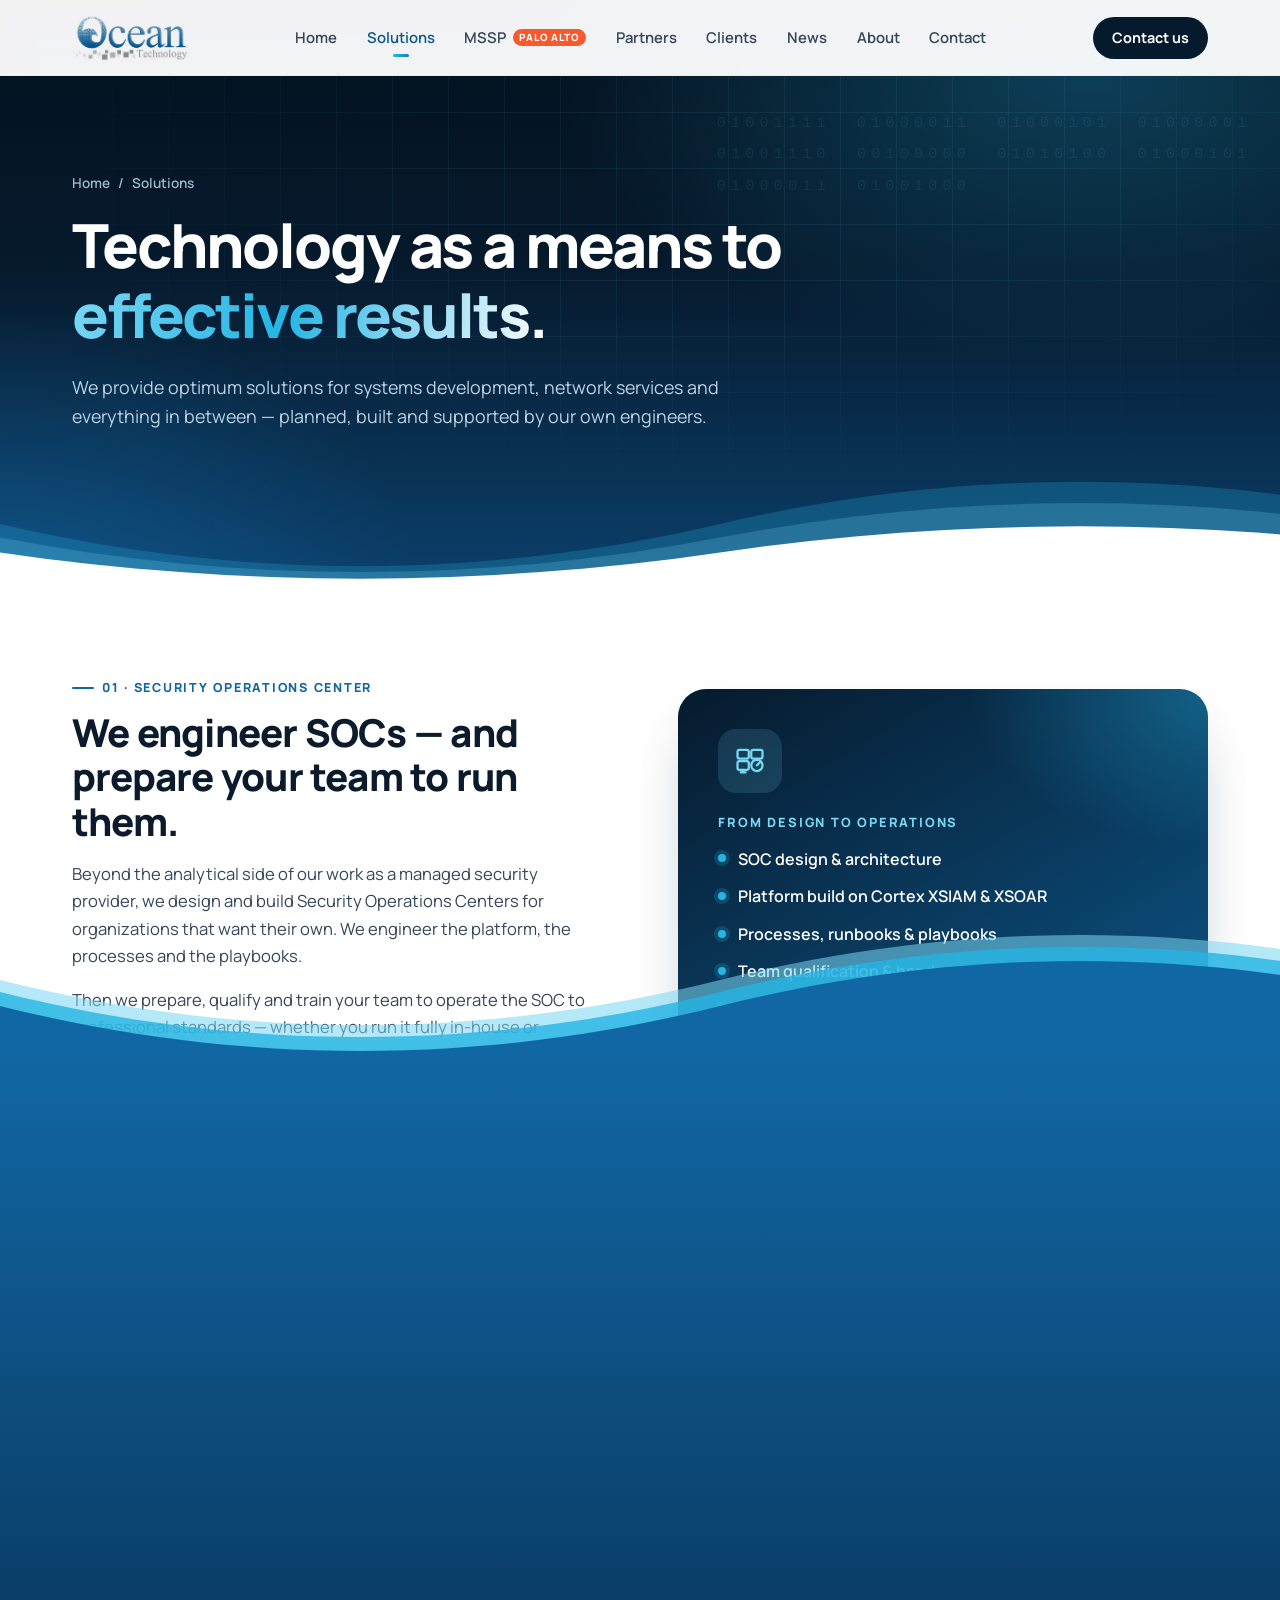
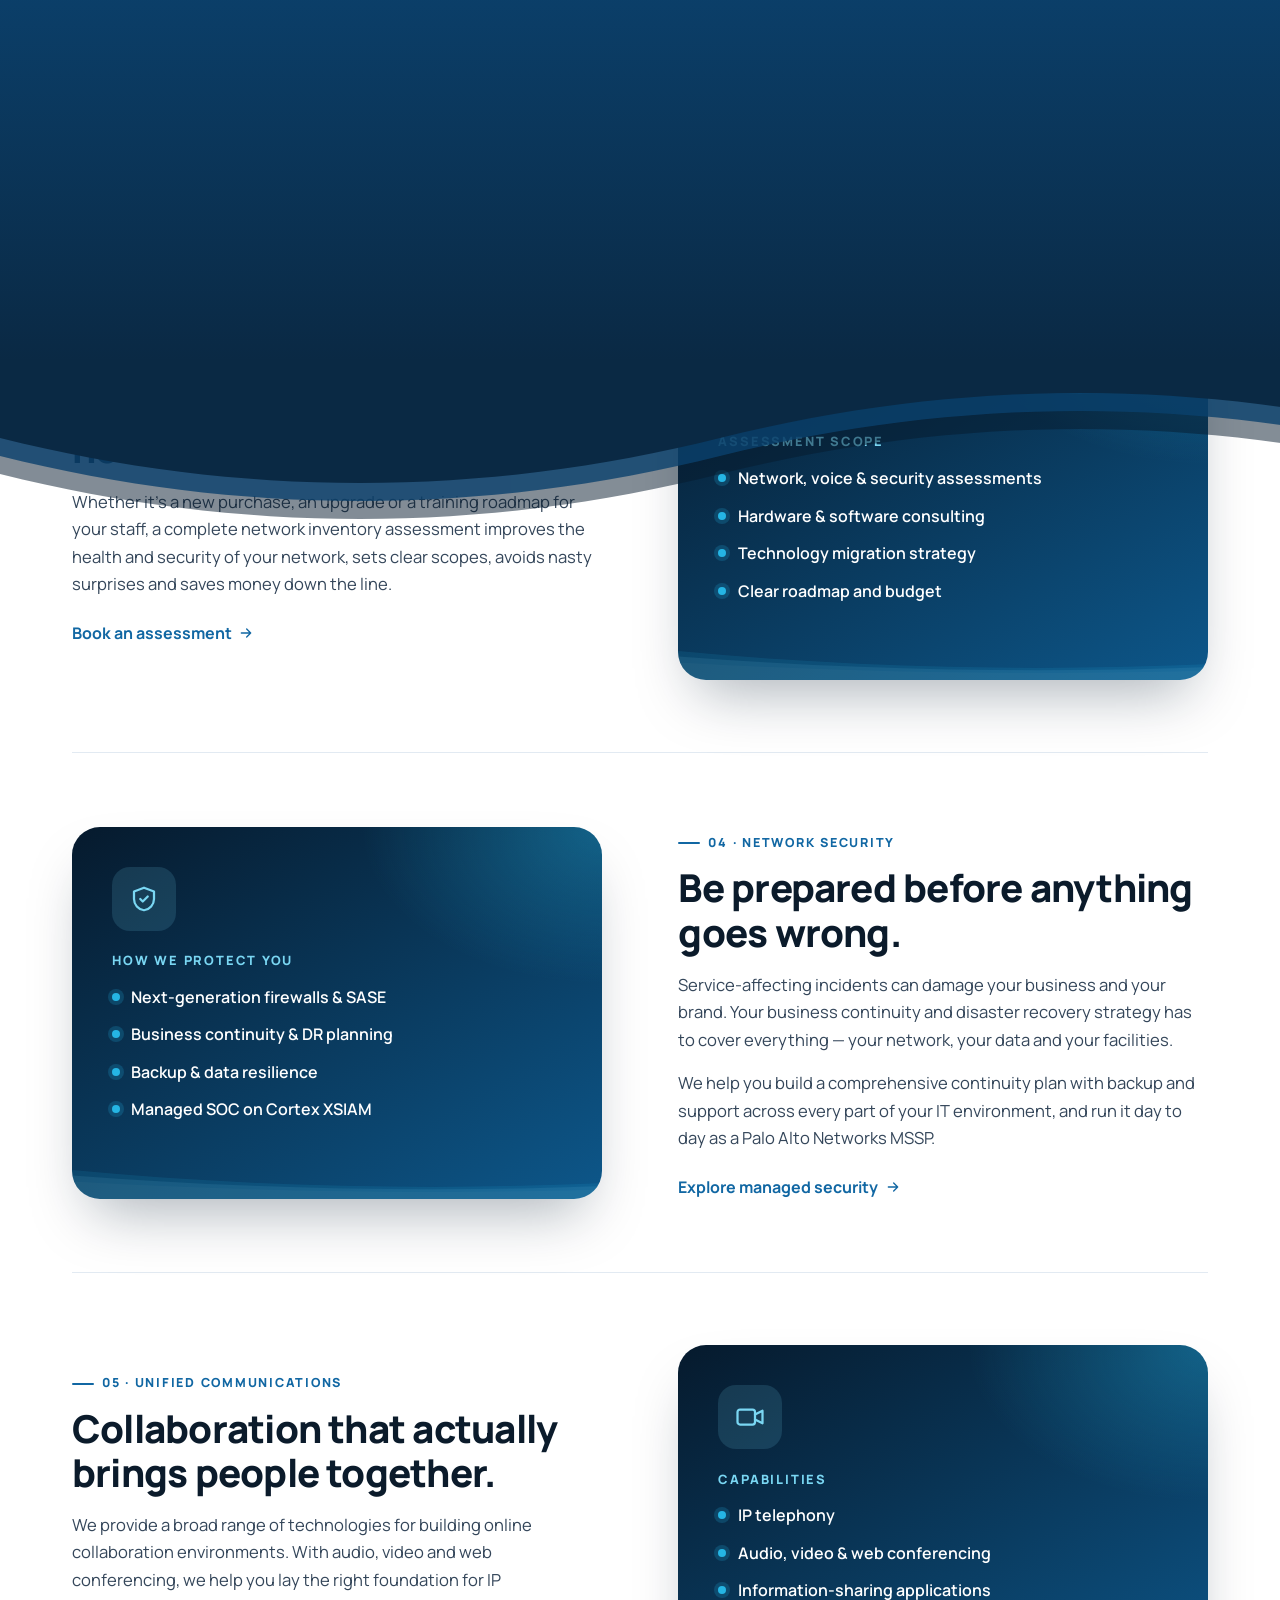
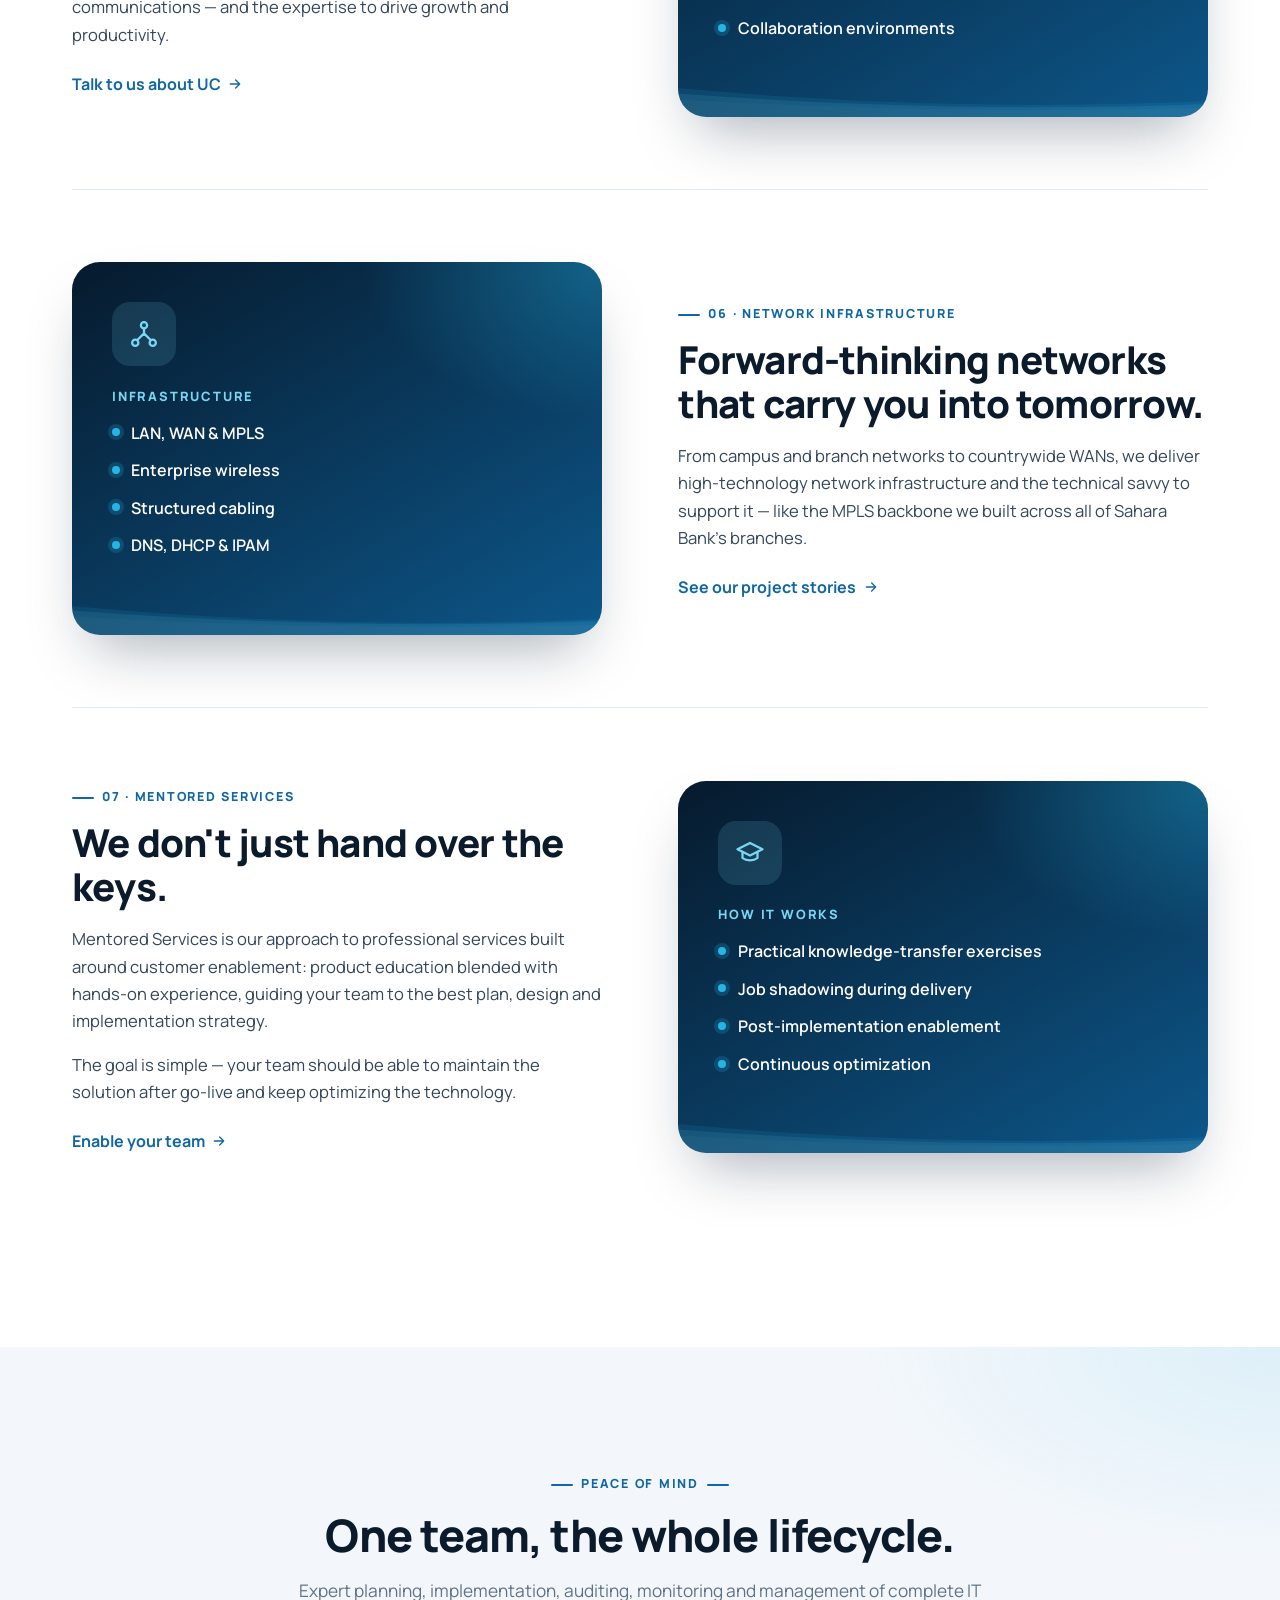
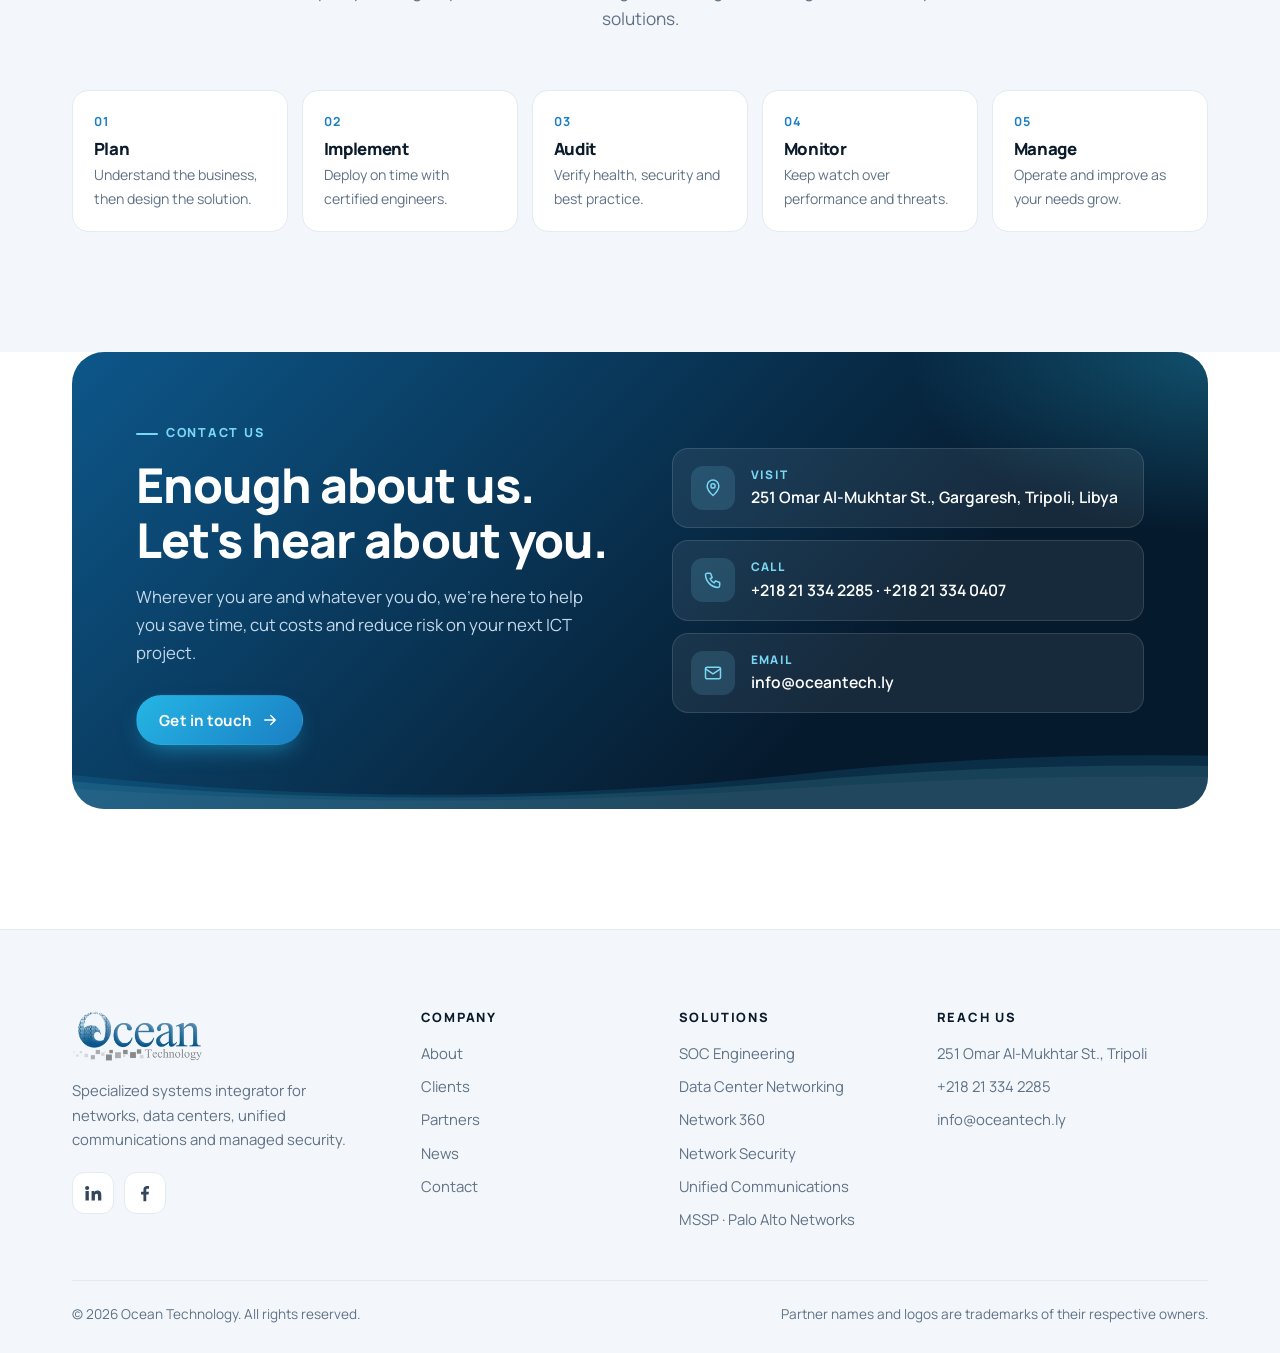
<file: solutions.html>
<!doctype html>
<html lang="en">
<head>
  <meta charset="utf-8">
  <meta name="viewport" content="width=device-width, initial-scale=1">
  <title>Solutions | Ocean Technology</title>
  <meta name="description" content="Data center networking, Network 360 assessments, network security, SOC engineering and training, unified communications, network infrastructure and mentored services from Ocean Technology, Tripoli.">
  <meta name="theme-color" content="#061a2d">
  <meta property="og:title" content="Solutions | Ocean Technology">
  <meta property="og:description" content="Data center networking, Network 360 assessments, network security, SOC engineering and training, unified communications, network infrastructure and mentored services from Ocean Technology, Tripoli.">
  <meta property="og:type" content="website">
  <meta property="og:image" content="assets/logo-mark.png">
  <link rel="icon" type="image/png" href="assets/logo-mark.png">
  <script>try{if(sessionStorage.getItem('ot-wave')){document.documentElement.classList.add('wave-arriving')}}catch(e){}</script>
  <link rel="preconnect" href="https://fonts.googleapis.com">
  <link rel="preconnect" href="https://fonts.gstatic.com" crossorigin>
  <link href="https://fonts.googleapis.com/css2?family=Manrope:wght@400;500;600;700;800&display=swap" rel="stylesheet">
  <link rel="stylesheet" href="css/style.css?v=202611132131">
</head>
<body>

  <!-- Blue wave page transition -->
  <div class="wave-transition" aria-hidden="true">
    <div class="wt-edge wt-top"><span class="wave-layer"></span><span class="wave-layer"></span><span class="wave-layer"></span></div>
    <div class="wt-body"><div class="wt-mark"><div class="ripple"></div><b>OCEAN</b><span>TECHNOLOGY</span></div></div>
    <div class="wt-edge wt-bottom"><span class="wave-layer"></span><span class="wave-layer"></span><span class="wave-layer"></span></div>
  </div>

  <header class="site-header">
    <div class="container header-inner">
      <a class="brand" href="index.html" aria-label="Ocean Technology home"><img src="assets/logo-mark.png" alt="Ocean Technology" width="245" height="97"></a>
      <nav class="nav" aria-label="Main">
        <ul>
          <li><a href="index.html">Home</a></li>
          <li><a href="solutions.html" class="active" aria-current="page">Solutions</a></li>
          <li><a href="mssp.html">MSSP <span class="tag-mssp">PALO ALTO</span></a></li>
          <li><a href="partners.html">Partners</a></li>
          <li><a href="clients.html">Clients</a></li>
          <li><a href="news.html">News</a></li>
          <li><a href="about.html">About</a></li>
          <li><a href="contact.html">Contact</a></li>
        </ul>
      </nav>
      <a class="btn btn-dark btn-sm header-cta" href="contact.html">Contact us</a>
      <button class="menu-toggle" aria-label="Open menu" aria-expanded="false"><span></span></button>
    </div>
  </header>

  <main>
    <section class="hero compact">
      <div class="container">
        <div class="hero-inner">
          <nav class="crumbs reveal" aria-label="Breadcrumb"><a href="index.html">Home</a><span>/</span><span>Solutions</span></nav>
          <h1 class="reveal" style="--d:.06s">Technology as a means to <span class="grad-text">effective results.</span></h1>
          <p class="lede reveal" style="--d:.12s">We provide optimum solutions for systems development, network services and everything in between — planned, built and supported by our own engineers.</p>
        </div>
      </div>
      <div class="sea" aria-hidden="true"><span class="wave-layer"></span><span class="wave-layer"></span><span class="wave-layer"></span></div>
    </section>

    <section class="section" style="padding-top: clamp(40px, 6vw, 72px)">
      <div class="container">

        <div class="feature-row" id="soc">
          <div class="copy reveal">
            <span class="eyebrow">01 · Security Operations Center</span>
            <h2>We engineer SOCs — and prepare your team to run them.</h2>
            <p>Beyond the analytical side of our work as a managed security provider, we design and build Security Operations Centers for organizations that want their own. We engineer the platform, the processes and the playbooks.</p>
            <p>Then we prepare, qualify and train your team to operate the SOC to professional standards — whether you run it fully in-house or alongside our managed services.</p>
            <a class="text-link" href="contact.html?topic=solutions">Plan your SOC with us <svg viewBox="0 0 24 24" fill="none" stroke="currentColor" stroke-width="2" stroke-linecap="round" stroke-linejoin="round"><path d="M5 12h14M13 6l6 6-6 6"/></svg></a>
          </div>
          <div class="feature-visual reveal" style="--d:.1s">
            <div class="fv-icon"><svg viewBox="0 0 24 24" fill="none" stroke="currentColor" stroke-width="1.8" stroke-linecap="round" stroke-linejoin="round"><rect x="2" y="3" width="9" height="7" rx="1.5"/><rect x="13" y="3" width="9" height="7" rx="1.5"/><rect x="2" y="12" width="9" height="7" rx="1.5"/><path d="M13 15.5a4.5 4.5 0 1 0 9 0 4.5 4.5 0 0 0-9 0zM17.5 15.5l2-2"/><path d="M6.5 19v2M4.5 21h4"/></svg></div>
            <h3>From design to operations</h3>
            <ul><li>SOC design &amp; architecture</li><li>Platform build on Cortex XSIAM &amp; XSOAR</li><li>Processes, runbooks &amp; playbooks</li><li>Team qualification &amp; hands-on training</li><li>Readiness to operate to professional standards</li></ul>
            <div class="sea" aria-hidden="true"><span class="wave-layer"></span><span class="wave-layer"></span><span class="wave-layer"></span></div>
          </div>
        </div>

        <div class="feature-row" id="data-center">
          <div class="copy reveal">
            <span class="eyebrow">02 · Data Center Networking</span>
            <h2>Robust connectivity for bandwidth-hungry applications.</h2>
            <p>Ocean Technology specializes in delivering robust connectivity that supports network-intensive applications throughout the enterprise. We work with you to design a data center that is efficient, secure and right for your budget.</p>
            <p>Reliability and performance matter most in the data center, and installation often has to happen within tight timescales. That's why our trained technicians, engineers and project managers use higher-grade cabling and components — with a clear view of the services and applications the network must carry.</p>
            <a class="text-link" href="contact.html?topic=solutions">Plan your data center <svg viewBox="0 0 24 24" fill="none" stroke="currentColor" stroke-width="2" stroke-linecap="round" stroke-linejoin="round"><path d="M5 12h14M13 6l6 6-6 6"/></svg></a>
          </div>
          <div class="feature-visual reveal" style="--d:.1s">
            <div class="fv-icon"><svg viewBox="0 0 24 24" fill="none" stroke="currentColor" stroke-width="1.8" stroke-linecap="round" stroke-linejoin="round"><rect x="3" y="3" width="18" height="6" rx="1.5"/><rect x="3" y="15" width="18" height="6" rx="1.5"/><path d="M7 6h.01M7 18h.01M11 6h6M11 18h6M12 9v6"/></svg></div>
            <h3>What we deliver</h3>
            <ul><li>Simplified server room rollouts</li><li>Support for rapid application growth</li><li>Growing data storage requirements</li><li>Structured data center cabling</li></ul>
            <div class="sea" aria-hidden="true"><span class="wave-layer"></span><span class="wave-layer"></span><span class="wave-layer"></span></div>
          </div>
        </div>

        <div class="feature-row" id="assessments">
          <div class="copy reveal">
            <span class="eyebrow">03 · Network 360 Assessments</span>
            <h2>The only constant in networking is change.</h2>
            <p>Whether it's a new purchase, an upgrade or a training roadmap for your staff, a complete network inventory assessment improves the health and security of your network, sets clear scopes, avoids nasty surprises and saves money down the line.</p>
            <a class="text-link" href="contact.html?topic=solutions">Book an assessment <svg viewBox="0 0 24 24" fill="none" stroke="currentColor" stroke-width="2" stroke-linecap="round" stroke-linejoin="round"><path d="M5 12h14M13 6l6 6-6 6"/></svg></a>
          </div>
          <div class="feature-visual reveal" style="--d:.1s">
            <div class="fv-icon"><svg viewBox="0 0 24 24" fill="none" stroke="currentColor" stroke-width="1.8" stroke-linecap="round" stroke-linejoin="round"><circle cx="12" cy="12" r="9"/><circle cx="12" cy="12" r="5"/><path d="M12 12l6.5-6.5"/><circle cx="12" cy="12" r="1"/></svg></div>
            <h3>Assessment scope</h3>
            <ul><li>Network, voice &amp; security assessments</li><li>Hardware &amp; software consulting</li><li>Technology migration strategy</li><li>Clear roadmap and budget</li></ul>
            <div class="sea" aria-hidden="true"><span class="wave-layer"></span><span class="wave-layer"></span><span class="wave-layer"></span></div>
          </div>
        </div>

        <div class="feature-row" id="security">
          <div class="copy reveal">
            <span class="eyebrow">04 · Network Security</span>
            <h2>Be prepared before anything goes wrong.</h2>
            <p>Service-affecting incidents can damage your business and your brand. Your business continuity and disaster recovery strategy has to cover everything — your network, your data and your facilities.</p>
            <p>We help you build a comprehensive continuity plan with backup and support across every part of your IT environment, and run it day to day as a Palo Alto Networks MSSP.</p>
            <a class="text-link" href="mssp.html">Explore managed security <svg viewBox="0 0 24 24" fill="none" stroke="currentColor" stroke-width="2" stroke-linecap="round" stroke-linejoin="round"><path d="M5 12h14M13 6l6 6-6 6"/></svg></a>
          </div>
          <div class="feature-visual reveal" style="--d:.1s">
            <div class="fv-icon"><svg viewBox="0 0 24 24" fill="none" stroke="currentColor" stroke-width="1.8" stroke-linecap="round" stroke-linejoin="round"><path d="M12 3l8 3v6c0 4.5-3.4 8.3-8 9-4.6-.7-8-4.5-8-9V6l8-3z"/><path d="M9 12l2 2 4-4"/></svg></div>
            <h3>How we protect you</h3>
            <ul><li>Next-generation firewalls &amp; SASE</li><li>Business continuity &amp; DR planning</li><li>Backup &amp; data resilience</li><li>Managed SOC on Cortex XSIAM</li></ul>
            <div class="sea" aria-hidden="true"><span class="wave-layer"></span><span class="wave-layer"></span><span class="wave-layer"></span></div>
          </div>
        </div>

        <div class="feature-row" id="unified-communications">
          <div class="copy reveal">
            <span class="eyebrow">05 · Unified Communications</span>
            <h2>Collaboration that actually brings people together.</h2>
            <p>We provide a broad range of technologies for building online collaboration environments. With audio, video and web conferencing, we help you lay the right foundation for IP communications — and the expertise to drive growth and productivity.</p>
            <a class="text-link" href="contact.html?topic=solutions">Talk to us about UC <svg viewBox="0 0 24 24" fill="none" stroke="currentColor" stroke-width="2" stroke-linecap="round" stroke-linejoin="round"><path d="M5 12h14M13 6l6 6-6 6"/></svg></a>
          </div>
          <div class="feature-visual reveal" style="--d:.1s">
            <div class="fv-icon"><svg viewBox="0 0 24 24" fill="none" stroke="currentColor" stroke-width="1.8" stroke-linecap="round" stroke-linejoin="round"><rect x="2" y="6" width="14" height="12" rx="2"/><path d="M16 10l6-3v10l-6-3"/></svg></div>
            <h3>Capabilities</h3>
            <ul><li>IP telephony</li><li>Audio, video &amp; web conferencing</li><li>Information-sharing applications</li><li>Collaboration environments</li></ul>
            <div class="sea" aria-hidden="true"><span class="wave-layer"></span><span class="wave-layer"></span><span class="wave-layer"></span></div>
          </div>
        </div>

        <div class="feature-row" id="infrastructure">
          <div class="copy reveal">
            <span class="eyebrow">06 · Network Infrastructure</span>
            <h2>Forward-thinking networks that carry you into tomorrow.</h2>
            <p>From campus and branch networks to countrywide WANs, we deliver high-technology network infrastructure and the technical savvy to support it — like the MPLS backbone we built across all of Sahara Bank's branches.</p>
            <a class="text-link" href="news.html">See our project stories <svg viewBox="0 0 24 24" fill="none" stroke="currentColor" stroke-width="2" stroke-linecap="round" stroke-linejoin="round"><path d="M5 12h14M13 6l6 6-6 6"/></svg></a>
          </div>
          <div class="feature-visual reveal" style="--d:.1s">
            <div class="fv-icon"><svg viewBox="0 0 24 24" fill="none" stroke="currentColor" stroke-width="1.8" stroke-linecap="round" stroke-linejoin="round"><circle cx="12" cy="5" r="2.5"/><circle cx="5" cy="19" r="2.5"/><circle cx="19" cy="19" r="2.5"/><path d="M12 7.5v4M12 11.5l-5.5 5.5M12 11.5l5.5 5.5"/></svg></div>
            <h3>Infrastructure</h3>
            <ul><li>LAN, WAN &amp; MPLS</li><li>Enterprise wireless</li><li>Structured cabling</li><li>DNS, DHCP &amp; IPAM</li></ul>
            <div class="sea" aria-hidden="true"><span class="wave-layer"></span><span class="wave-layer"></span><span class="wave-layer"></span></div>
          </div>
        </div>

        <div class="feature-row" id="mentored">
          <div class="copy reveal">
            <span class="eyebrow">07 · Mentored Services</span>
            <h2>We don't just hand over the keys.</h2>
            <p>Mentored Services is our approach to professional services built around customer enablement: product education blended with hands-on experience, guiding your team to the best plan, design and implementation strategy.</p>
            <p>The goal is simple — your team should be able to maintain the solution after go-live and keep optimizing the technology.</p>
            <a class="text-link" href="contact.html?topic=solutions">Enable your team <svg viewBox="0 0 24 24" fill="none" stroke="currentColor" stroke-width="2" stroke-linecap="round" stroke-linejoin="round"><path d="M5 12h14M13 6l6 6-6 6"/></svg></a>
          </div>
          <div class="feature-visual reveal" style="--d:.1s">
            <div class="fv-icon"><svg viewBox="0 0 24 24" fill="none" stroke="currentColor" stroke-width="1.8" stroke-linecap="round" stroke-linejoin="round"><path d="M2 9l10-5 10 5-10 5L2 9z"/><path d="M6 11v5c3 2.5 9 2.5 12 0v-5"/></svg></div>
            <h3>How it works</h3>
            <ul><li>Practical knowledge-transfer exercises</li><li>Job shadowing during delivery</li><li>Post-implementation enablement</li><li>Continuous optimization</li></ul>
            <div class="sea" aria-hidden="true"><span class="wave-layer"></span><span class="wave-layer"></span><span class="wave-layer"></span></div>
          </div>
        </div>

      </div>
    </section>

    <section class="section solutions">
      <div class="container">
        <div class="section-head center reveal">
          <span class="eyebrow">Peace of mind</span>
          <h2>One team, the whole lifecycle.</h2>
          <p>Expert planning, implementation, auditing, monitoring and management of complete IT solutions.</p>
        </div>
        <div class="process">
          <div class="p-step reveal"><b>01</b><h3>Plan</h3><p>Understand the business, then design the solution.</p></div>
          <div class="p-step reveal" style="--d:.06s"><b>02</b><h3>Implement</h3><p>Deploy on time with certified engineers.</p></div>
          <div class="p-step reveal" style="--d:.12s"><b>03</b><h3>Audit</h3><p>Verify health, security and best practice.</p></div>
          <div class="p-step reveal" style="--d:.18s"><b>04</b><h3>Monitor</h3><p>Keep watch over performance and threats.</p></div>
          <div class="p-step reveal" style="--d:.24s"><b>05</b><h3>Manage</h3><p>Operate and improve as your needs grow.</p></div>
        </div>
      </div>
    </section>

    <section class="cta-wrap">
      <div class="container">
        <div class="cta on-dark reveal ">
          <div>
            <span class="eyebrow">Contact us</span>
            <h2>Enough about us.<br>Let's hear about you.</h2>
            <p>Wherever you are and whatever you do, we're here to help you save time, cut costs and reduce risk on your next ICT project.</p>
            <a class="btn btn-primary" href="contact.html">Get in touch <svg viewBox="0 0 24 24" fill="none" stroke="currentColor" stroke-width="2" stroke-linecap="round" stroke-linejoin="round"><path d="M5 12h14M13 6l6 6-6 6"/></svg></a>
          </div>
          <div class="contact-list">
            <div class="contact-item"><div class="ci"><svg viewBox="0 0 24 24" fill="none" stroke="currentColor" stroke-width="1.8" stroke-linecap="round" stroke-linejoin="round"><path d="M12 21s7-6.2 7-11.5A7 7 0 0 0 5 9.5C5 14.8 12 21 12 21z"/><circle cx="12" cy="9.5" r="2.5"/></svg></div><div><small>Visit</small><span>251 Omar Al-Mukhtar St., Gargaresh, Tripoli, Libya</span></div></div>
            <a class="contact-item" href="tel:+218213342285"><div class="ci"><svg viewBox="0 0 24 24" fill="none" stroke="currentColor" stroke-width="1.8" stroke-linecap="round" stroke-linejoin="round"><path d="M5 4h4l2 5-2.5 1.5a11 11 0 0 0 5 5L15 13l5 2v4a2 2 0 0 1-2 2A16 16 0 0 1 3 6a2 2 0 0 1 2-2"/></svg></div><div><small>Call</small><span>+218 21 334 2285 · +218 21 334 0407</span></div></a>
            <a class="contact-item" href="mailto:info@oceantech.ly"><div class="ci"><svg viewBox="0 0 24 24" fill="none" stroke="currentColor" stroke-width="1.8" stroke-linecap="round" stroke-linejoin="round"><rect x="3" y="5" width="18" height="14" rx="2"/><path d="M3 7l9 6 9-6"/></svg></div><div><small>Email</small><span>info@oceantech.ly</span></div></a>
          </div>
          <div class="sea" aria-hidden="true"><span class="wave-layer"></span><span class="wave-layer"></span><span class="wave-layer"></span></div>
        </div>
      </div>
    </section>

  </main>

  <footer class="site-footer">
    <div class="container">
      <div class="footer-grid">
        <div>
          <img src="assets/logo-mark.png" alt="Ocean Technology" width="245" height="97">
          <p>Specialized systems integrator for networks, data centers, unified communications and managed security.</p>
          <div class="social">
            <a class="li" href="https://www.linkedin.com/company/oceantechlibya" target="_blank" rel="noopener" aria-label="Ocean Technology on LinkedIn"><svg viewBox="0 0 24 24" fill="currentColor" aria-hidden="true"><path d="M4.98 3.5a2.5 2.5 0 1 1 0 5 2.5 2.5 0 0 1 0-5zM3 9.5h4V21H3V9.5zm6.5 0h3.83v1.57h.05c.53-1 1.84-2.07 3.8-2.07 4.05 0 4.8 2.67 4.8 6.13V21h-4v-5.16c0-1.23-.02-2.82-1.72-2.82-1.72 0-1.98 1.34-1.98 2.73V21h-4V9.5z"/></svg></a>
            <a class="fb" href="https://www.facebook.com/OceanTechnologyLibya/" target="_blank" rel="noopener" aria-label="Ocean Technology on Facebook"><svg viewBox="0 0 24 24" fill="currentColor" aria-hidden="true"><path d="M13.5 22v-8.2h2.77l.42-3.3H13.5V8.4c0-.95.27-1.6 1.63-1.6h1.73V3.86c-.3-.04-1.33-.13-2.53-.13-2.5 0-4.2 1.53-4.2 4.33v2.44H7.3v3.3h2.83V22h3.37z"/></svg></a>
          </div>
        </div>
        <div>
          <h4>Company</h4>
          <ul><li><a href="about.html">About</a></li><li><a href="clients.html">Clients</a></li><li><a href="partners.html">Partners</a></li><li><a href="news.html">News</a></li><li><a href="contact.html">Contact</a></li></ul>
        </div>
        <div>
          <h4>Solutions</h4>
          <ul><li><a href="solutions.html#soc">SOC Engineering</a></li><li><a href="solutions.html#data-center">Data Center Networking</a></li><li><a href="solutions.html#assessments">Network 360</a></li><li><a href="solutions.html#security">Network Security</a></li><li><a href="solutions.html#unified-communications">Unified Communications</a></li><li><a href="mssp.html">MSSP · Palo Alto Networks</a></li></ul>
        </div>
        <div>
          <h4>Reach us</h4>
          <ul><li>251 Omar Al-Mukhtar St., Tripoli</li><li><a href="tel:+218213342285">+218 21 334 2285</a></li><li><a href="mailto:info@oceantech.ly">info@oceantech.ly</a></li></ul>
        </div>
      </div>
      <div class="footer-bottom">
        <span>© <span data-year>2026</span> Ocean Technology. All rights reserved.</span>
        <span>Partner names and logos are trademarks of their respective owners.</span>
      </div>
    </div>
  </footer>

  <script src="js/main.js?v=202611132131" defer></script>
</body>
</html>
</file>
<file: css/style.css>
/* ==========================================================
   Ocean Technology — site styles
   ========================================================== */

:root {
  /* Brand */
  --navy-950: #03101d;
  --navy-900: #061a2d;
  --navy-800: #0a2944;
  --ocean-800: #0b416d;
  --ocean-700: #0d578a;   /* logo blue */
  --ocean-600: #1167a3;
  --ocean-500: #1a7fc4;
  --cyan-400: #25b5e4;
  --aqua-300: #7ad7f3;

  /* Palo Alto accents (MSSP page) */
  --pa-orange: #fa582d;
  --pa-yellow: #f2c12e;
  --pa-sky: #2bb3e6;
  --pa-green: #3db54a;

  /* Neutrals */
  --ink: #0b1b2b;
  --ink-2: #34465a;
  --muted: #607286;
  --line: #e2eaf2;
  --surface: #ffffff;
  --surface-2: #f3f7fb;
  --surface-3: #e9f1f8;

  --radius-sm: 10px;
  --radius: 16px;
  --radius-lg: 24px;
  --shadow-sm: 0 1px 2px rgba(6, 26, 45, .06), 0 2px 8px rgba(6, 26, 45, .05);
  --shadow: 0 10px 30px -12px rgba(6, 26, 45, .25);
  --shadow-lg: 0 30px 60px -20px rgba(6, 26, 45, .35);

  --container: 1200px;
  --gutter: clamp(16px, 4vw, 32px);
  --header-h: 76px;

  --font: "Manrope", system-ui, -apple-system, "Segoe UI", Roboto, sans-serif;
  --ease: cubic-bezier(.22, .61, .36, 1);

  /* Tileable wave (1440 x 160). "up" = filled below the crest, "down" = filled above. */
  --wave-up: url("data:image/svg+xml,%3Csvg xmlns='http://www.w3.org/2000/svg' viewBox='0 0 1440 160' preserveAspectRatio='none'%3E%3Cpath d='M0 80C240 140 480 140 720 80S1200 20 1440 80V160H0Z'/%3E%3C/svg%3E");
  --wave-down: url("data:image/svg+xml,%3Csvg xmlns='http://www.w3.org/2000/svg' viewBox='0 0 1440 160' preserveAspectRatio='none'%3E%3Cpath d='M0 80C240 140 480 140 720 80S1200 20 1440 80V0H0Z'/%3E%3C/svg%3E");
}

*, *::before, *::after { box-sizing: border-box; }
html { scroll-behavior: smooth; scroll-padding-top: calc(var(--header-h) + 12px); -webkit-text-size-adjust: 100%; }
body {
  margin: 0;
  font-family: var(--font);
  font-size: 16px;
  line-height: 1.65;
  color: var(--ink);
  background: var(--surface);
  overflow-x: hidden;
  -webkit-font-smoothing: antialiased;
}
img, svg { display: block; max-width: 100%; }
a { color: inherit; text-decoration: none; }
h1, h2, h3, h4 { margin: 0; line-height: 1.15; letter-spacing: -0.02em; font-weight: 800; }
p { margin: 0; }
ul { margin: 0; padding: 0; list-style: none; }

.container { width: 100%; max-width: var(--container); margin-inline: auto; padding-inline: var(--gutter); }
.sr-only { position: absolute; width: 1px; height: 1px; overflow: hidden; clip: rect(0 0 0 0); white-space: nowrap; }

/* ---------- Buttons & small parts ---------- */
.btn {
  display: inline-flex; align-items: center; justify-content: center; gap: .55rem;
  height: 50px; padding: 0 1.4rem; border-radius: 999px;
  font-weight: 700; font-size: .95rem; letter-spacing: .005em;
  transition: transform .25s var(--ease), box-shadow .25s var(--ease), background-color .25s var(--ease), color .25s var(--ease);
  white-space: nowrap; border: 1px solid transparent; cursor: pointer;
}
.btn svg { width: 18px; height: 18px; transition: transform .25s var(--ease); }
.btn:hover svg { transform: translateX(3px); }
.btn-primary { background: linear-gradient(135deg, var(--cyan-400), var(--ocean-500)); color: #fff; box-shadow: 0 10px 24px -10px rgba(37, 181, 228, .7); }
.btn-primary:hover { transform: translateY(-2px); box-shadow: 0 16px 30px -12px rgba(37, 181, 228, .8); }
.btn-ghost { background: rgba(255, 255, 255, .06); border-color: rgba(255, 255, 255, .22); color: #fff; backdrop-filter: blur(6px); }
.btn-ghost:hover { background: rgba(255, 255, 255, .14); }
.btn-dark { background: var(--navy-900); color: #fff; }
.btn-dark:hover { background: var(--ocean-700); transform: translateY(-2px); }
.btn-sm { height: 42px; padding: 0 1.1rem; font-size: .9rem; }

.eyebrow {
  display: inline-flex; align-items: center; gap: .5rem;
  font-size: .78rem; font-weight: 800; letter-spacing: .14em; text-transform: uppercase;
  color: var(--ocean-600);
}
.eyebrow::before { content: ""; width: 22px; height: 2px; border-radius: 2px; background: currentColor; }
.on-dark .eyebrow, .eyebrow.light { color: var(--aqua-300); }

.section { padding-block: clamp(72px, 10vw, 120px); position: relative; }
.section-head { max-width: 720px; margin-bottom: clamp(36px, 5vw, 56px); }
.section-head h2 { font-size: clamp(1.9rem, 3.6vw, 2.8rem); margin-top: .9rem; }
.section-head p { margin-top: 1rem; color: var(--muted); font-size: 1.08rem; }
.section-head.center { text-align: center; margin-inline: auto; }
.section-head.center .eyebrow::after { content: ""; width: 22px; height: 2px; border-radius: 2px; background: currentColor; }

.grad-text {
  background: linear-gradient(100deg, var(--aqua-300) 0%, var(--cyan-400) 45%, #ffffff 100%);
  -webkit-background-clip: text; background-clip: text; color: transparent;
}

/* ---------- Header ---------- */
.site-header {
  position: fixed; inset: 0 0 auto 0; z-index: 50;
  height: var(--header-h);
  background: rgba(255, 255, 255, .95);
  backdrop-filter: saturate(160%) blur(14px);
  -webkit-backdrop-filter: saturate(160%) blur(14px);
  border-bottom: 1px solid rgba(226, 234, 242, .7);
  transition: box-shadow .3s var(--ease), background-color .3s var(--ease);
}
.site-header.scrolled { box-shadow: 0 8px 30px -14px rgba(6, 26, 45, .25); background: rgba(255, 255, 255, .94); }
.header-inner { height: 100%; display: flex; align-items: center; gap: 1.5rem; }
.brand { display: flex; align-items: center; flex-shrink: 0; }
.brand img { height: 46px; width: auto; }
.nav { margin-inline: auto; }
.nav ul { display: flex; align-items: center; gap: .25rem; }
.nav a {
  position: relative; display: inline-flex; align-items: center; gap: .4rem;
  padding: .55rem .8rem; border-radius: 999px;
  font-weight: 600; font-size: .93rem; color: var(--ink-2);
  transition: color .2s var(--ease), background-color .2s var(--ease);
}
.nav a:hover { color: var(--ocean-700); background: var(--surface-2); }
.nav a.active { color: var(--ocean-700); }
.nav a.active::after {
  content: ""; position: absolute; left: 50%; bottom: 2px; width: 16px; height: 3px; border-radius: 3px;
  transform: translateX(-50%); background: linear-gradient(90deg, var(--cyan-400), var(--ocean-500));
}
.nav .tag-mssp {
  font-size: .62rem; font-weight: 800; letter-spacing: .08em; color: #fff;
  background: var(--pa-orange); padding: .14rem .42rem; border-radius: 999px; line-height: 1.3;
}
.header-cta { flex-shrink: 0; }
.menu-toggle {
  display: none; width: 44px; height: 44px; border-radius: 12px; border: 1px solid var(--line);
  background: #fff; cursor: pointer; align-items: center; justify-content: center; margin-left: auto;
}
.menu-toggle span, .menu-toggle span::before, .menu-toggle span::after {
  display: block; width: 18px; height: 2px; border-radius: 2px; background: var(--ink); position: relative; transition: transform .3s var(--ease), background-color .3s;
}
.menu-toggle span::before, .menu-toggle span::after { content: ""; position: absolute; left: 0; }
.menu-toggle span::before { top: -6px; }
.menu-toggle span::after { top: 6px; }
.menu-open .menu-toggle span { background: transparent; }
.menu-open .menu-toggle span::before { transform: translateY(6px) rotate(45deg); }
.menu-open .menu-toggle span::after { transform: translateY(-6px) rotate(-45deg); }

@media (max-width: 1180px) {
  .menu-toggle { display: inline-flex; }
  .header-cta { display: none; }
  .nav {
    position: fixed; inset: var(--header-h) 0 auto 0; margin: 0;
    background: #fff; border-bottom: 1px solid var(--line); box-shadow: var(--shadow);
    padding: .75rem var(--gutter) 1.25rem;
    transform: translateY(-8px); opacity: 0; visibility: hidden;
    transition: opacity .25s var(--ease), transform .25s var(--ease), visibility .25s;
  }
  .menu-open .nav { transform: none; opacity: 1; visibility: visible; }
  .nav ul { flex-direction: column; align-items: stretch; gap: 2px; }
  .nav a { padding: .8rem 1rem; border-radius: 12px; font-size: 1rem; }
  .nav a.active::after { left: 1rem; bottom: 8px; transform: none; }
}

/* ---------- Hero ---------- */
.hero {
  position: relative; isolation: isolate; overflow: hidden;
  color: #fff;
  padding-top: calc(var(--header-h) + clamp(56px, 8vw, 96px));
  padding-bottom: clamp(150px, 16vw, 210px);
  background:
    radial-gradient(900px 500px at 85% 10%, rgba(37, 181, 228, .28), transparent 60%),
    radial-gradient(700px 500px at 0% 100%, rgba(26, 127, 196, .35), transparent 60%),
    linear-gradient(180deg, var(--navy-950) 0%, var(--navy-900) 45%, var(--ocean-800) 100%);
}
.hero::before {           /* fine grid */
  content: ""; position: absolute; inset: 0; z-index: -1; pointer-events: none;
  background-image:
    linear-gradient(rgba(122, 215, 243, .07) 1px, transparent 1px),
    linear-gradient(90deg, rgba(122, 215, 243, .07) 1px, transparent 1px);
  background-size: 56px 56px;
  -webkit-mask-image: radial-gradient(ellipse 80% 70% at 60% 30%, #000 30%, transparent 75%);
          mask-image: radial-gradient(ellipse 80% 70% at 60% 30%, #000 30%, transparent 75%);
}
.hero::after {            /* binary digits echoing the logo */
  content: "01001111 01000011 01000101 01000001 01001110 00100000 01010100 01000101 01000011 01001000";
  position: absolute; z-index: -1; right: -2%; top: 18%;
  width: 46%; font-family: ui-monospace, "Cascadia Code", Consolas, monospace; font-size: 15px; line-height: 2.1; letter-spacing: .35em;
  color: rgba(122, 215, 243, .09); word-spacing: .8em; pointer-events: none; user-select: none;
}
.hero-grid { display: grid; grid-template-columns: 1.15fr .85fr; gap: clamp(32px, 5vw, 72px); align-items: center; }
.hero-pill {
  display: inline-flex; align-items: center; gap: .6rem;
  padding: .4rem .5rem .4rem .45rem; border-radius: 999px;
  background: rgba(255, 255, 255, .07); border: 1px solid rgba(255, 255, 255, .16);
  font-size: .85rem; font-weight: 600; color: #dbeefa;
  transition: background-color .25s var(--ease), border-color .25s var(--ease);
}
.hero-pill:hover { background: rgba(255, 255, 255, .12); border-color: rgba(255, 255, 255, .3); }
.hero-pill .dot { display: inline-flex; align-items: center; justify-content: center; height: 24px; padding: 0 .55rem; border-radius: 999px; background: var(--pa-orange); color: #fff; font-size: .7rem; font-weight: 800; letter-spacing: .08em; }
.hero-pill svg { width: 16px; height: 16px; opacity: .8; }
.hero h1 { font-size: clamp(2.4rem, 5.6vw, 4.3rem); margin-top: 1.4rem; letter-spacing: -0.035em; }
.hero .lede { margin-top: 1.4rem; max-width: 560px; font-size: clamp(1.02rem, 1.4vw, 1.15rem); color: #bcd3e6; }
.hero-actions { display: flex; flex-wrap: wrap; gap: .8rem; margin-top: 2.2rem; }

.glass {
  background: linear-gradient(160deg, rgba(255, 255, 255, .12), rgba(255, 255, 255, .03));
  border: 1px solid rgba(255, 255, 255, .16);
  border-radius: var(--radius-lg);
  backdrop-filter: blur(16px); -webkit-backdrop-filter: blur(16px);
  box-shadow: 0 30px 60px -30px rgba(0, 0, 0, .6), inset 0 1px 0 rgba(255, 255, 255, .12);
}
.hero-panel { padding: 1.6rem; position: relative; }
.hero-panel .panel-head { display: flex; align-items: center; justify-content: space-between; margin-bottom: 1.1rem; }
.hero-panel .panel-head span { font-size: .78rem; font-weight: 800; letter-spacing: .14em; text-transform: uppercase; color: var(--aqua-300); }
.live { font-style: normal; display: inline-flex; align-items: center; gap: .45rem; font-size: .78rem; color: #a9c4d9; font-weight: 600; }
.live::before { content: ""; width: 8px; height: 8px; border-radius: 50%; background: #3ee08f; box-shadow: 0 0 0 0 rgba(62, 224, 143, .6); animation: ping 2s infinite; }
@keyframes ping { 0% { box-shadow: 0 0 0 0 rgba(62, 224, 143, .55); } 80%, 100% { box-shadow: 0 0 0 10px rgba(62, 224, 143, 0); } }
.stat-row { display: grid; grid-template-columns: auto 1fr; gap: 1.1rem; align-items: center; padding: 1rem 0; border-top: 1px solid rgba(255, 255, 255, .09); }
.stat-row:first-of-type { border-top: 0; }
.stat-num { font-size: 1.9rem; font-weight: 800; letter-spacing: -0.03em; min-width: 108px; line-height: 1; }
.stat-num small { font-size: .9rem; font-weight: 700; color: var(--aqua-300); margin-left: 2px; }
.stat-txt b { display: block; font-size: .95rem; }
.stat-txt span { font-size: .85rem; color: #9fb9cf; }

/* Animated sea at the bottom of heroes */
.sea { position: absolute; left: 0; right: 0; bottom: -1px; height: 150px; pointer-events: none; z-index: 1; overflow: hidden; }
.wave-layer {
  position: absolute; left: 0; bottom: 0; height: 100%;
  width: calc(100% + 1440px);
  -webkit-mask: var(--wave-up) repeat-x 0 0 / 1440px 100%;
          mask: var(--wave-up) repeat-x 0 0 / 1440px 100%;
  will-change: transform;
}
.sea .wave-layer:nth-child(1) { background: rgba(37, 181, 228, .25); height: 100%; animation: wave-x 22s linear infinite; }
.sea .wave-layer:nth-child(2) { background: rgba(122, 215, 243, .22); height: 82%; animation: wave-x-rev 16s linear infinite; }
.sea .wave-layer:nth-child(3) { background: var(--sea-fill, #fff); height: 62%; animation: wave-x 12s linear infinite; }
.hero > .sea::after { content: ""; position: absolute; left: 0; right: 0; bottom: 0; height: 4px; background: var(--sea-fill, #fff); }
@keyframes wave-x { from { transform: translate3d(0, 0, 0); } to { transform: translate3d(-1440px, 0, 0); } }
@keyframes wave-x-rev { from { transform: translate3d(-1440px, 0, 0); } to { transform: translate3d(0, 0, 0); } }

/* ---------- Partner strip ---------- */
.partners-strip { padding: 8px 0 clamp(48px, 6vw, 72px); }
.partners-strip p { text-align: center; font-size: .8rem; font-weight: 800; letter-spacing: .16em; text-transform: uppercase; color: var(--muted); }
.logo-row { display: flex; flex-wrap: wrap; justify-content: center; align-items: center; gap: clamp(20px, 5vw, 64px); margin-top: 1.6rem; }
.wordmark { font-weight: 800; font-size: clamp(1.05rem, 1.8vw, 1.35rem); letter-spacing: -0.02em; color: #8a9bad; transition: color .25s var(--ease); display: inline-flex; align-items: baseline; gap: .3rem; }
.wordmark:hover { color: var(--ocean-700); }
.wordmark small { font-size: .55em; letter-spacing: .14em; font-weight: 700; }
.wordmark.pa:hover { color: var(--pa-orange); }

/* ---------- About ---------- */
.about-grid { display: grid; grid-template-columns: 1.05fr .95fr; gap: clamp(32px, 6vw, 80px); align-items: start; }
.about-grid h2 { font-size: clamp(1.9rem, 3.6vw, 2.8rem); margin-top: .9rem; }
.about-grid .copy p { margin-top: 1.1rem; color: var(--ink-2); font-size: 1.06rem; }
.quote-card {
  position: relative; padding: 2rem 2rem 1.8rem; border-radius: var(--radius-lg);
  background: linear-gradient(150deg, var(--ocean-700), var(--navy-800)); color: #fff; overflow: hidden;
  box-shadow: var(--shadow-lg);
}
.quote-card::before { content: "\201C"; position: absolute; top: -28px; right: 18px; font-size: 180px; line-height: 1; font-weight: 800; color: rgba(122, 215, 243, .15); font-family: Georgia, serif; }
.quote-card blockquote { margin: 0; font-size: 1.22rem; line-height: 1.55; font-weight: 600; position: relative; }
.quote-card cite { display: block; margin-top: 1.2rem; font-style: normal; font-size: .85rem; color: var(--aqua-300); font-weight: 700; letter-spacing: .04em; }
.quote-card .sea-mini { position: absolute; left: 0; right: 0; bottom: -1px; height: 46px; opacity: .5; overflow: hidden; }
.quote-card .sea-mini .wave-layer { background: rgba(122, 215, 243, .25); animation: wave-x 14s linear infinite; }

.why-grid { display: grid; grid-template-columns: repeat(4, 1fr); gap: 18px; margin-top: clamp(40px, 6vw, 64px); }
.why {
  padding: 1.4rem; border-radius: var(--radius); background: var(--surface-2); border: 1px solid var(--line);
  transition: transform .3s var(--ease), box-shadow .3s var(--ease), background-color .3s var(--ease);
}
.why:hover { transform: translateY(-4px); box-shadow: var(--shadow); background: #fff; }
.why .num { font-size: .8rem; font-weight: 800; color: var(--ocean-500); letter-spacing: .1em; }
.why h3 { font-size: 1.08rem; margin-top: .6rem; }
.why p { margin-top: .45rem; font-size: .93rem; color: var(--muted); }

/* ---------- Solutions ---------- */
.solutions { background: var(--surface-2); }
.solutions::before { content: ""; position: absolute; inset: 0; background: radial-gradient(600px 300px at 100% 0%, rgba(37, 181, 228, .1), transparent 70%); pointer-events: none; }
.cards { display: grid; grid-template-columns: repeat(3, 1fr); gap: 20px; position: relative; }
.card {
  position: relative; display: flex; flex-direction: column;
  padding: 1.8rem; border-radius: var(--radius-lg); background: #fff; border: 1px solid var(--line);
  transition: transform .35s var(--ease), box-shadow .35s var(--ease), border-color .35s var(--ease);
  overflow: hidden;
}
.card::after {
  content: ""; position: absolute; left: 0; right: 0; bottom: 0; height: 3px;
  background: linear-gradient(90deg, var(--cyan-400), var(--ocean-500));
  transform: scaleX(0); transform-origin: left; transition: transform .45s var(--ease);
}
.card:hover { transform: translateY(-6px); box-shadow: var(--shadow-lg); border-color: transparent; }
.card:hover::after { transform: scaleX(1); }
.icon {
  width: 54px; height: 54px; border-radius: 14px; display: grid; place-items: center;
  background: linear-gradient(140deg, rgba(37, 181, 228, .14), rgba(13, 87, 138, .1)); color: var(--ocean-600);
}
.icon svg { width: 26px; height: 26px; }
.card h3 { font-size: 1.2rem; margin-top: 1.3rem; }
.card p { margin-top: .6rem; color: var(--muted); font-size: .96rem; flex: 1; }
.card ul { margin-top: 1rem; display: grid; gap: .4rem; }
.card li { display: flex; gap: .55rem; font-size: .9rem; color: var(--ink-2); }
.card li::before { content: ""; flex: 0 0 6px; height: 6px; border-radius: 50%; margin-top: .55em; background: var(--cyan-400); }
.card .more { margin-top: 1.3rem; display: inline-flex; align-items: center; gap: .4rem; font-weight: 700; font-size: .9rem; color: var(--ocean-600); }
.card .more svg { width: 16px; height: 16px; transition: transform .25s var(--ease); }
.card:hover .more svg { transform: translateX(4px); }

/* ---------- MSSP band (home) ---------- */
.mssp-band {
  position: relative; overflow: hidden; color: #fff; isolation: isolate;
  background:
    radial-gradient(700px 400px at 90% 50%, rgba(250, 88, 45, .16), transparent 65%),
    radial-gradient(600px 400px at 0% 0%, rgba(37, 181, 228, .2), transparent 60%),
    linear-gradient(160deg, var(--navy-950), var(--navy-800));
}
.mssp-grid { display: grid; grid-template-columns: 1.2fr .8fr; gap: clamp(32px, 6vw, 80px); align-items: center; }
.mssp-band h2 { font-size: clamp(2rem, 4vw, 3rem); margin-top: .9rem; }
.mssp-band h2 em { font-style: normal; color: var(--pa-orange); }
.mssp-band p.lead { margin-top: 1.1rem; color: #b9cfe2; font-size: 1.06rem; max-width: 560px; }
.chips { display: flex; flex-wrap: wrap; gap: .5rem; margin-top: 1.6rem; }
.chip {
  display: inline-flex; align-items: center; gap: .45rem;
  padding: .45rem .8rem; border-radius: 999px; font-size: .84rem; font-weight: 700;
  background: rgba(255, 255, 255, .07); border: 1px solid rgba(255, 255, 255, .14); color: #e3f1fb;
}
.chip i { width: 8px; height: 8px; border-radius: 50%; background: var(--c, var(--cyan-400)); }
.mssp-band .btn { margin-top: 2rem; }

/* Official Palo Alto Networks badge (MSSP Advanced Specialization) */
.badge-official { position: relative; width: min(360px, 78vw); margin: 0 auto; }
.badge-official img { position: relative; z-index: 1; width: 100%; height: auto; filter: drop-shadow(0 30px 40px rgba(0, 0, 0, .45)); animation: bob 6s ease-in-out infinite; }
.badge-official::before {
  content: ""; position: absolute; inset: -16%; border-radius: 50%; z-index: 0;
  background: radial-gradient(circle at 35% 40%, rgba(250, 88, 45, .35), transparent 55%), radial-gradient(circle at 65% 60%, rgba(37, 181, 228, .35), transparent 55%);
  filter: blur(14px); animation: breathe 6s ease-in-out infinite;
}
@keyframes breathe { 50% { transform: scale(1.06); opacity: .75; } }
@keyframes bob { 50% { transform: translateY(-8px); } }
.mini-badges { display: flex; flex-wrap: wrap; gap: 10px; margin-top: 1.6rem; }
.mini-badges img { width: 74px; height: auto; filter: drop-shadow(0 8px 14px rgba(0, 0, 0, .4)); transition: transform .3s var(--ease); }
.mini-badges img:hover { transform: translateY(-4px) scale(1.06); }

/* ---------- Impact ---------- */
.impact-grid { display: grid; grid-template-columns: repeat(2, 1fr); gap: 20px; }
.project {
  position: relative; padding: 1.8rem; border-radius: var(--radius-lg); border: 1px solid var(--line); background: #fff;
  display: grid; grid-template-columns: 76px 1fr; gap: 1.3rem; align-items: start;
  transition: transform .35s var(--ease), box-shadow .35s var(--ease);
}
.project:hover { transform: translateY(-4px); box-shadow: var(--shadow); }
.project .year {
  display: grid; place-items: center; height: 76px; border-radius: 18px;
  background: linear-gradient(150deg, var(--navy-900), var(--ocean-700)); color: #fff; font-weight: 800; font-size: .95rem; text-align: center; line-height: 1.2;
}
.project .sector { font-size: .74rem; font-weight: 800; letter-spacing: .14em; text-transform: uppercase; color: var(--ocean-500); }
.project h3 { font-size: 1.2rem; margin-top: .35rem; }
.project .client { font-size: .9rem; font-weight: 700; color: var(--ink-2); margin-top: .2rem; }
.project p { margin-top: .6rem; font-size: .94rem; color: var(--muted); }

/* ---------- Contact CTA ---------- */
.cta {
  position: relative; overflow: hidden; color: #fff; isolation: isolate;
  background: linear-gradient(135deg, var(--ocean-700) 0%, var(--navy-900) 70%);
  border-radius: 32px; padding: clamp(36px, 6vw, 64px);
  display: grid; grid-template-columns: 1fr 1fr; gap: clamp(28px, 5vw, 64px); align-items: center;
}
.cta::before { content: ""; position: absolute; inset: 0; z-index: -1; background: radial-gradient(500px 300px at 100% 0%, rgba(37, 181, 228, .35), transparent 60%); }
.cta h2 { font-size: clamp(2rem, 4vw, 3rem); margin-top: .8rem; }
.cta p { margin-top: 1rem; color: #c3d8ea; font-size: 1.05rem; }
.cta .btn { margin-top: 1.8rem; }
.contact-list { display: grid; gap: 12px; }
.contact-item {
  display: grid; grid-template-columns: 44px 1fr; gap: 1rem; align-items: center;
  padding: 1rem 1.1rem; border-radius: var(--radius); background: rgba(255, 255, 255, .07); border: 1px solid rgba(255, 255, 255, .12);
  transition: background-color .25s var(--ease);
}
a.contact-item:hover { background: rgba(255, 255, 255, .13); }
.contact-item .ci { width: 44px; height: 44px; border-radius: 12px; display: grid; place-items: center; background: rgba(122, 215, 243, .15); color: var(--aqua-300); }
.contact-item .ci svg { width: 20px; height: 20px; }
.contact-item small { display: block; font-size: .74rem; font-weight: 800; letter-spacing: .12em; text-transform: uppercase; color: var(--aqua-300); }
.contact-item span { font-weight: 600; font-size: .98rem; }
.cta .sea { height: 70px; opacity: .55; }
.cta .sea .wave-layer:nth-child(3) { background: rgba(255, 255, 255, .08); }

/* ---------- Footer ---------- */
.site-footer { padding: clamp(56px, 7vw, 80px) 0 28px; background: var(--surface-2); margin-top: clamp(72px, 10vw, 120px); border-top: 1px solid var(--line); }
.footer-grid { display: grid; grid-template-columns: 1.4fr 1fr 1fr 1.2fr; gap: 32px; }
.footer-grid img { height: 52px; width: auto; }
.footer-grid p { margin-top: 1rem; color: var(--muted); font-size: .93rem; max-width: 300px; }
.footer-grid h4 { font-size: .8rem; letter-spacing: .14em; text-transform: uppercase; color: var(--ink); }
.footer-grid ul { margin-top: 1rem; display: grid; gap: .55rem; }
.footer-grid li a, .footer-grid li { color: var(--muted); font-size: .93rem; transition: color .2s; }
.footer-grid li a:hover { color: var(--ocean-600); }
.footer-bottom { display: flex; flex-wrap: wrap; justify-content: space-between; gap: 12px; margin-top: 48px; padding-top: 22px; border-top: 1px solid var(--line); color: var(--muted); font-size: .85rem; }

/* ==========================================================
   MSSP page
   ========================================================== */
.page-hero .crumbs { display: flex; gap: .5rem; font-size: .85rem; color: #9fb9cf; font-weight: 600; }
.page-hero .crumbs a:hover { color: #fff; }
.page-hero h1 { font-size: clamp(2.3rem, 5vw, 3.9rem); }
.page-hero h1 em { font-style: normal; color: var(--pa-orange); }
.pa-badges { display: flex; flex-wrap: wrap; align-items: center; gap: .45rem; margin-top: 1.4rem; }
.pa-badge { font-size: .74rem; font-weight: 800; letter-spacing: .04em; padding: .32rem .75rem; border-radius: 999px; border: 1px solid rgba(255, 255, 255, .2); color: #e3f1fb; background: rgba(255, 255, 255, .06); }
.pa-badge.hot { background: var(--pa-orange); border-color: var(--pa-orange); color: #fff; }
.pa-badge.gold { background: #ffd58a; border-color: #ffd58a; color: #5a3b00; }
.pa-badge.diamond { background: linear-gradient(135deg, #e8f6ff, #b9e3fb); color: var(--navy-900); border-color: transparent; }
.pa-badges .sep { width: 1px; height: 18px; background: rgba(255, 255, 255, .2); margin-inline: .2rem; }

.spec-grid { display: grid; grid-template-columns: repeat(3, 1fr); gap: 20px; }
.spec {
  position: relative; padding: 1.7rem; border-radius: var(--radius-lg); background: #fff; border: 1px solid var(--line);
  transition: transform .35s var(--ease), box-shadow .35s var(--ease);
  overflow: hidden;
}
.spec::before { content: ""; position: absolute; inset: 0 0 auto 0; height: 4px; background: var(--c); }
.spec:hover { transform: translateY(-6px); box-shadow: var(--shadow-lg); }
.spec .fam { display: inline-flex; align-items: center; gap: .45rem; font-size: .72rem; font-weight: 800; letter-spacing: .14em; text-transform: uppercase; color: var(--ink-2); }
.spec .fam i { width: 10px; height: 10px; border-radius: 3px; background: var(--c); transform: rotate(45deg); }
.spec h3 { font-size: 1.3rem; margin-top: .8rem; }
.spec p { margin-top: .55rem; font-size: .95rem; color: var(--muted); }
.spec .hex {
  position: absolute; right: 18px; top: 22px; width: 46px; height: 52px; background: var(--c); opacity: .14;
  clip-path: polygon(50% 0, 100% 25%, 100% 75%, 50% 100%, 0 75%, 0 25%);
}

.advanced {
  display: grid; grid-template-columns: .8fr 1.2fr; gap: clamp(32px, 6vw, 72px); align-items: center;
  padding: clamp(32px, 5vw, 56px); border-radius: 32px; background: var(--surface-2); border: 1px solid var(--line);
}
.advanced h2 { font-size: clamp(1.8rem, 3.4vw, 2.6rem); margin-top: .9rem; }
.advanced p { margin-top: 1rem; color: var(--ink-2); }
.advanced .emblem { width: min(280px, 70vw); }
.check-list { margin-top: 1.4rem; display: grid; gap: .7rem; }
.check-list li { display: flex; gap: .7rem; font-weight: 600; color: var(--ink); }
.check-list li svg { flex: 0 0 22px; width: 22px; height: 22px; color: var(--pa-green); }

.services-grid { display: grid; grid-template-columns: repeat(3, 1fr); gap: 20px; }
.service { padding: 1.6rem; border-radius: var(--radius-lg); border: 1px solid var(--line); background: #fff; transition: transform .35s var(--ease), box-shadow .35s var(--ease); }
.service:hover { transform: translateY(-4px); box-shadow: var(--shadow); }
.service h3 { font-size: 1.12rem; margin-top: 1.1rem; }
.service p { margin-top: .5rem; font-size: .94rem; color: var(--muted); }
.service .icon { background: linear-gradient(140deg, rgba(250, 88, 45, .12), rgba(13, 87, 138, .08)); color: var(--pa-orange); }

.steps { display: grid; grid-template-columns: repeat(4, 1fr); gap: 20px; counter-reset: step; position: relative; }
.steps::before { content: ""; position: absolute; top: 27px; left: 8%; right: 8%; height: 2px; background: linear-gradient(90deg, var(--cyan-400), var(--ocean-500), var(--pa-orange)); opacity: .35; }
.step { position: relative; text-align: center; padding: 0 .5rem; }
.step .n {
  counter-increment: step; width: 56px; height: 56px; border-radius: 50%; margin-inline: auto; display: grid; place-items: center;
  background: #fff; border: 2px solid var(--line); font-weight: 800; color: var(--ocean-600); position: relative; z-index: 1; box-shadow: var(--shadow-sm);
}
.step .n::before { content: "0" counter(step); }
.step h3 { font-size: 1.08rem; margin-top: 1.1rem; }
.step p { margin-top: .45rem; font-size: .92rem; color: var(--muted); }

/* ---------- Reveal on scroll ---------- */
.reveal { opacity: 0; transform: translateY(26px); transition: opacity .8s var(--ease), transform .8s var(--ease); transition-delay: var(--d, 0s); }
.reveal.in { opacity: 1; transform: none; }

/* ==========================================================
   Blue wave page transition
   ========================================================== */
.wave-transition {
  --edge: 160px;
  position: fixed; left: 0; right: 0; top: calc(var(--edge) * -1);
  height: calc(100vh + var(--edge) * 2);
  z-index: 1000; pointer-events: none;
  display: flex; flex-direction: column;
  transform: translate3d(0, calc(100vh + var(--edge)), 0);
  will-change: transform;
}
.wt-edge { position: relative; height: var(--edge); flex: 0 0 var(--edge); overflow: hidden; }
.wt-edge .wave-layer { height: 100%; }
.wt-top .wave-layer:nth-child(1) { background: var(--aqua-300); opacity: .55; animation: wt-x1-lift 3.2s linear infinite; }
.wt-top .wave-layer:nth-child(2) { background: var(--cyan-400); opacity: .8; animation: wt-x2 2.4s linear infinite; top: 12px; }
.wt-top .wave-layer:nth-child(3) { background: var(--ocean-600); animation: wt-x1 1.8s linear infinite; top: 26px; }
.wt-bottom .wave-layer { -webkit-mask-image: var(--wave-down); mask-image: var(--wave-down); top: 0; bottom: auto; }
.wt-bottom .wave-layer:nth-child(1) { background: var(--navy-900); opacity: .5; top: 34px; animation: wt-x2 3s linear infinite; }
.wt-bottom .wave-layer:nth-child(2) { background: var(--ocean-800); opacity: .8; top: 16px; animation: wt-x1 2.2s linear infinite; }
.wt-bottom .wave-layer:nth-child(3) { background: var(--navy-800); top: -2px; animation: wt-x2 1.7s linear infinite; }
@keyframes wt-x1 { from { transform: translate3d(0, 0, 0); } to { transform: translate3d(-1440px, 0, 0); } }
@keyframes wt-x2 { from { transform: translate3d(-1440px, 0, 0); } to { transform: translate3d(0, 0, 0); } }
@keyframes wt-x1-lift { from { transform: translate3d(0, -6px, 0); } to { transform: translate3d(-1440px, -6px, 0); } }
.wt-body {
  flex: 1; margin-block: -2px; position: relative;
  background: linear-gradient(180deg, var(--ocean-600) 0%, var(--ocean-800) 55%, var(--navy-800) 100%);
  display: grid; place-items: center;
}
.wt-mark { display: flex; flex-direction: column; align-items: center; gap: 14px; color: #fff; opacity: 0; transform: translateY(10px); transition: opacity .35s var(--ease) .2s, transform .35s var(--ease) .2s; }
.wt-mark b { font-size: 1.05rem; letter-spacing: .5em; font-weight: 800; padding-left: .5em; }
.wt-mark span { font-size: .7rem; letter-spacing: .4em; color: var(--aqua-300); font-weight: 700; padding-left: .4em; }
.wt-mark .ripple { width: 46px; height: 46px; border-radius: 50%; border: 2px solid rgba(255, 255, 255, .5); position: relative; }
.wt-mark .ripple::before, .wt-mark .ripple::after { content: ""; position: absolute; inset: -2px; border-radius: 50%; border: 2px solid rgba(122, 215, 243, .7); animation: ripple 1.4s var(--ease) infinite; }
.wt-mark .ripple::after { animation-delay: .7s; }
@keyframes ripple { from { transform: scale(1); opacity: 1; } to { transform: scale(2.2); opacity: 0; } }

.wave-leaving .wave-transition { animation: wt-in .8s cubic-bezier(.7, 0, .25, 1) forwards; pointer-events: all; }
.wave-leaving .wt-mark, .wave-arriving .wt-mark { opacity: 1; transform: none; }
.wave-arriving .wave-transition { transform: translate3d(0, 0, 0); pointer-events: all; }
.wave-arriving.wave-out .wave-transition { animation: wt-out .95s cubic-bezier(.65, 0, .3, 1) .12s forwards; }
.wave-arriving.wave-out .wt-mark { opacity: 0; transition-delay: 0s; }
@keyframes wt-in { from { transform: translate3d(0, calc(100vh + var(--edge)), 0); } to { transform: translate3d(0, 0, 0); } }
@keyframes wt-out { from { transform: translate3d(0, 0, 0); } to { transform: translate3d(0, calc(-100vh - var(--edge)), 0); } }

/* ---------- Responsive ---------- */
@media (max-width: 1000px) {
  .hero-grid, .about-grid, .mssp-grid, .cta, .advanced { grid-template-columns: 1fr; }
  .hero::after { display: none; }
  .cards, .spec-grid, .services-grid { grid-template-columns: repeat(2, 1fr); }
  .why-grid { grid-template-columns: repeat(2, 1fr); }
  .footer-grid { grid-template-columns: 1fr 1fr; }
  .steps { grid-template-columns: repeat(2, 1fr); row-gap: 36px; }
  .steps::before { display: none; }
}
@media (max-width: 640px) {
  :root { --header-h: 68px; }
  .brand img { height: 40px; }
  .cards, .spec-grid, .services-grid, .why-grid, .impact-grid, .footer-grid { grid-template-columns: 1fr; }
  .project { grid-template-columns: 1fr; }
  .project .year { width: 76px; height: 60px; }
  .hero-actions .btn { flex: 1 1 100%; }
  .stat-num { min-width: 86px; font-size: 1.6rem; }
  .steps { grid-template-columns: 1fr; }
  .sea { height: 100px; }
}

@media (prefers-reduced-motion: reduce) {
  html { scroll-behavior: auto; }
  *, *::before, *::after { animation-duration: .001ms !important; animation-iteration-count: 1 !important; transition-duration: .001ms !important; }
  .reveal { opacity: 1; transform: none; }
  .marquee-track { animation: none !important; flex-wrap: wrap; justify-content: center; width: auto; }
}

/* ==========================================================
   Inner pages
   ========================================================== */
.hero.compact { padding-bottom: clamp(130px, 13vw, 180px); }
.hero.compact .hero-inner { max-width: 820px; }
.hero.compact h1 { font-size: clamp(2.3rem, 5vw, 3.8rem); margin-top: 1rem; }
.hero.compact .lede { max-width: 680px; }
.hero .crumbs { display: flex; gap: .5rem; font-size: .85rem; color: #9fb9cf; font-weight: 600; }
.hero .crumbs a:hover { color: #fff; }
.text-link { display: inline-flex; align-items: center; gap: .4rem; font-weight: 700; color: var(--ocean-600); margin-top: 1.4rem; }
.text-link svg { width: 16px; height: 16px; transition: transform .25s var(--ease); }
.text-link:hover svg { transform: translateX(4px); }
.section-foot { margin-top: 2.2rem; display: flex; justify-content: center; }

/* ---------- Logo marquee (home) ---------- */
.marquee { position: relative; overflow: hidden; margin-top: 1.8rem;
  -webkit-mask-image: linear-gradient(90deg, transparent, #000 8%, #000 92%, transparent);
          mask-image: linear-gradient(90deg, transparent, #000 8%, #000 92%, transparent); }
.marquee-track { display: flex; width: max-content; animation: marquee 45s linear infinite; }
.marquee:hover .marquee-track { animation-play-state: paused; }
@keyframes marquee { to { transform: translateX(-50%); } }
.logo-box { flex: 0 0 auto; width: 150px; height: 56px; margin-right: clamp(28px, 4vw, 56px); display: grid; place-items: center; }
.logo-box img { max-width: 100%; max-height: 38px; width: auto; height: auto; object-fit: contain;
  filter: grayscale(1); opacity: .55; transition: filter .3s var(--ease), opacity .3s var(--ease); }
.logo-box:hover img { filter: none; opacity: 1; }

/* ---------- Partners page ---------- */
.featured-partner {
  display: grid; grid-template-columns: auto 1fr auto; gap: clamp(20px, 4vw, 48px); align-items: center;
  padding: clamp(24px, 4vw, 40px); border-radius: 28px; border: 1px solid var(--line);
  background: linear-gradient(120deg, #fff 0%, #fff6f2 100%); box-shadow: var(--shadow);
}
.featured-partner .fp-logo { width: 220px; height: 70px; display: grid; place-items: center; }
.featured-partner .fp-logo img { max-width: 100%; max-height: 50px; }
.featured-partner h3 { font-size: clamp(1.3rem, 2.4vw, 1.7rem); }
.featured-partner p { margin-top: .5rem; color: var(--muted); }
.featured-partner .pa-badges { margin-top: .9rem; }
.featured-partner .pa-badge { border-color: var(--line); color: var(--ink-2); background: #fff; }
.featured-partner .pa-badge.hot { background: var(--pa-orange); border-color: var(--pa-orange); color: #fff; }
.featured-partner .pa-badge.gold { background: #ffd58a; border-color: #ffd58a; color: #5a3b00; }
.featured-partner .pa-badge.diamond { background: linear-gradient(135deg, #e8f6ff, #b9e3fb); border-color: transparent; color: var(--navy-900); }

.filters { display: flex; flex-wrap: wrap; gap: .5rem; margin: clamp(40px, 6vw, 64px) 0 1.6rem; }
.filter {
  height: 40px; padding: 0 1rem; border-radius: 999px; border: 1px solid var(--line); background: #fff;
  font: inherit; font-weight: 700; font-size: .88rem; color: var(--ink-2); cursor: pointer;
  transition: background-color .2s var(--ease), color .2s var(--ease), border-color .2s var(--ease);
}
.filter:hover { border-color: var(--ocean-500); color: var(--ocean-600); }
.filter[aria-pressed="true"] { background: var(--navy-900); border-color: var(--navy-900); color: #fff; }
.partner-grid { display: grid; grid-template-columns: repeat(4, 1fr); gap: 18px; }
.partner-card {
  display: flex; flex-direction: column; padding: 1.4rem; border-radius: var(--radius-lg); border: 1px solid var(--line); background: #fff;
  transition: transform .35s var(--ease), box-shadow .35s var(--ease);
}
.partner-card:hover { transform: translateY(-5px); box-shadow: var(--shadow-lg); }
.partner-card.is-hidden { display: none; }
.partner-card .pc-logo { height: 88px; display: grid; place-items: center; border-radius: 14px; background: var(--surface-2); padding: 14px 18px; }
.partner-card .pc-logo img { max-width: 100%; max-height: 46px; width: auto; height: auto; }
/* optical size balancing for logos with unusual proportions */
.partner-card .pc-logo img[src$="netapp.svg"] { max-height: 62px; }
.partner-card .pc-logo img[src$="hpe.svg"] { max-height: 34px; }
.partner-card .pc-logo img[src$="huawei.svg"] { max-height: 36px; }
.logo-box img[src$="netapp.svg"] { max-height: 50px; }
.logo-box img[src$="hpe.svg"] { max-height: 28px; }
.partner-card .pc-cat { margin-top: 1.1rem; font-size: .72rem; font-weight: 800; letter-spacing: .14em; text-transform: uppercase; color: var(--ocean-500); }
.partner-card h3 { font-size: 1.08rem; margin-top: .3rem; }
.partner-card p { margin-top: .4rem; font-size: .9rem; color: var(--muted); }

/* ---------- Solutions page ---------- */
.feature-row { display: grid; grid-template-columns: 1fr 1fr; gap: clamp(32px, 6vw, 80px); align-items: center; padding-block: clamp(40px, 6vw, 72px); border-top: 1px solid var(--line); }
.feature-row:first-child { border-top: 0; padding-top: 0; }
.feature-row:nth-child(even) .feature-visual { order: -1; }
.feature-row h2 { font-size: clamp(1.7rem, 3.2vw, 2.4rem); margin-top: .8rem; }
.feature-row .copy p { margin-top: 1rem; color: var(--ink-2); font-size: 1.04rem; }
.feature-visual {
  position: relative; overflow: hidden; border-radius: 28px; padding: clamp(24px, 4vw, 40px) clamp(24px, 4vw, 40px) 76px; color: #fff; isolation: isolate;
  background: radial-gradient(400px 260px at 100% 0%, rgba(37, 181, 228, .35), transparent 60%), linear-gradient(150deg, var(--navy-900), var(--ocean-700));
  box-shadow: var(--shadow-lg);
}
.feature-visual .fv-icon { width: 64px; height: 64px; border-radius: 18px; display: grid; place-items: center; background: rgba(122, 215, 243, .14); color: var(--aqua-300); }
.feature-visual .fv-icon svg { width: 30px; height: 30px; }
.feature-visual h3 { font-size: .8rem; margin-top: 1.4rem; color: var(--aqua-300); letter-spacing: .14em; text-transform: uppercase; }
.feature-visual ul { margin-top: 1rem; display: grid; gap: .7rem; }
.feature-visual li { display: flex; gap: .7rem; font-weight: 600; }
.feature-visual li::before { content: ""; flex: 0 0 8px; height: 8px; margin-top: .55em; border-radius: 50%; background: var(--cyan-400); box-shadow: 0 0 0 4px rgba(37, 181, 228, .2); }
.feature-visual .sea { height: 60px; opacity: .5; }
.feature-visual .sea .wave-layer:nth-child(3) { background: rgba(255, 255, 255, .06); }

.process { display: grid; grid-template-columns: repeat(5, 1fr); gap: 14px; }
.process .p-step { padding: 1.3rem; border-radius: var(--radius); background: #fff; border: 1px solid var(--line); transition: transform .3s var(--ease), box-shadow .3s var(--ease); }
.process .p-step:hover { transform: translateY(-4px); box-shadow: var(--shadow); }
.process .p-step b { display: block; font-size: .78rem; letter-spacing: .12em; color: var(--ocean-500); }
.process .p-step h3 { font-size: 1.05rem; margin-top: .4rem; }
.process .p-step p { font-size: .88rem; color: var(--muted); margin-top: .35rem; }

/* ---------- Clients page ---------- */
.sector-block { margin-top: clamp(40px, 6vw, 64px); }
.sector-block:first-child { margin-top: 0; }
.sector-head { display: flex; align-items: center; gap: .9rem; margin-bottom: 1.2rem; }
.sector-head h2 { font-size: clamp(1.3rem, 2.4vw, 1.6rem); }
.sector-head .count { font-size: .78rem; font-weight: 800; color: var(--ocean-600); background: var(--surface-3); padding: .2rem .6rem; border-radius: 999px; }
.sector-head::after { content: ""; flex: 1; height: 1px; background: var(--line); }
.client-grid { display: grid; grid-template-columns: repeat(4, 1fr); gap: 16px; }
.client-card {
  display: flex; flex-direction: column;
  padding: 1rem; border-radius: var(--radius-lg); border: 1px solid var(--line); background: #fff;
  transition: transform .3s var(--ease), box-shadow .3s var(--ease), border-color .3s var(--ease);
}
.client-logo {
  height: 116px; border-radius: 14px; background: #fff; border: 1px solid var(--line);
  display: grid; place-items: center; padding: 14px 18px;
}
.client-logo img { max-width: 100%; max-height: 86px; width: auto; height: auto; object-fit: contain; }
.client-logo img[src$="first-gulf-bank.jpg"] { max-height: 70px; border-radius: 6px; }
.client-logo img[src$="national-id.png"] { max-height: 52px; }
.client-card .client-logo .mono { width: 72px; height: 72px; border-radius: 20px; font-size: 1.15rem; }
.client-info { padding: 1rem .3rem .3rem; }
.client-card:hover { transform: translateY(-3px); box-shadow: var(--shadow); border-color: transparent; }
.client-card .mono { width: 56px; height: 56px; border-radius: 16px; display: grid; place-items: center; font-weight: 800; font-size: 1rem; letter-spacing: .02em; color: #fff; background: linear-gradient(150deg, var(--c1, var(--ocean-500)), var(--c2, var(--navy-800))); }
.client-card h3 { font-size: 1rem; }
.client-card .ar { text-align: left; display: block; margin-top: .15rem; font-family: "Segoe UI", Tahoma, "Noto Naskh Arabic", sans-serif; font-size: .92rem; color: var(--muted); font-weight: 600; }
.client-card .tag { display: inline-block; margin-top: .35rem; font-size: .72rem; font-weight: 700; color: var(--ocean-600); }

/* ---------- News page ---------- */
.news-featured {
  display: grid; grid-template-columns: 1.1fr .9fr; gap: clamp(24px, 4vw, 48px); align-items: center;
  padding: clamp(24px, 4vw, 44px); border-radius: 28px; color: #fff; position: relative; overflow: hidden; isolation: isolate;
  background: radial-gradient(600px 300px at 100% 0%, rgba(250, 88, 45, .2), transparent 60%), linear-gradient(150deg, var(--navy-950), var(--navy-800));
}
.news-featured h2 { font-size: clamp(1.6rem, 3vw, 2.3rem); margin-top: .8rem; }
.news-featured p { margin-top: .9rem; color: #b9cfe2; }
.news-featured .btn { margin-top: 1.4rem; }
.news-featured .emblem { width: min(240px, 60vw); }
.news-list { display: grid; gap: 18px; margin-top: clamp(32px, 5vw, 48px); }
.news-item { display: grid; grid-template-columns: 120px 1fr; gap: clamp(16px, 3vw, 32px); padding: clamp(20px, 3vw, 32px); border-radius: var(--radius-lg); border: 1px solid var(--line); background: #fff; transition: box-shadow .3s var(--ease); scroll-margin-top: calc(var(--header-h) + 16px); }
.news-item:hover { box-shadow: var(--shadow); }
.news-date { font-weight: 800; color: var(--ocean-700); line-height: 1.2; text-transform: uppercase; font-size: .85rem; letter-spacing: .08em; }
.news-date span { display: block; font-size: 2rem; letter-spacing: -0.03em; color: var(--ink); }
.news-item .kicker { font-size: .72rem; font-weight: 800; letter-spacing: .14em; text-transform: uppercase; color: var(--ocean-500); }
.news-item h3 { font-size: clamp(1.15rem, 2vw, 1.4rem); margin-top: .35rem; }
.news-item .summary-text { margin-top: .6rem; color: var(--muted); }
.news-item details { margin-top: .9rem; }
.news-item summary { display: inline-flex; align-items: center; gap: .4rem; cursor: pointer; font-weight: 700; color: var(--ocean-600); list-style: none; }
.news-item summary::-webkit-details-marker { display: none; }
.news-item summary svg { width: 16px; height: 16px; transition: transform .25s var(--ease); }
.news-item details[open] summary svg { transform: rotate(90deg); }
.news-item details[open] summary .closed, .news-item details:not([open]) summary .opened { display: none; }
.news-body { margin-top: 1rem; padding-top: 1rem; border-top: 1px dashed var(--line); color: var(--ink-2); }
.news-body p + p { margin-top: .8rem; }
.news-body ul { margin-top: .8rem; display: grid; gap: .45rem; }
.news-body li { display: flex; gap: .6rem; }
.news-body li::before { content: ""; flex: 0 0 6px; height: 6px; margin-top: .6em; border-radius: 50%; background: var(--cyan-400); }

/* ---------- About page ---------- */
.vm-grid { display: grid; grid-template-columns: 1fr 1fr; gap: 20px; }
.vm-card { padding: clamp(24px, 4vw, 36px); border-radius: var(--radius-lg); border: 1px solid var(--line); background: #fff; position: relative; overflow: hidden; }
.vm-card::before { content: ""; position: absolute; inset: 0 auto 0 0; width: 4px; background: linear-gradient(180deg, var(--cyan-400), var(--ocean-600)); }
.vm-card .icon { margin-bottom: 1.1rem; }
.vm-card h3 { font-size: 1.35rem; }
.vm-card p { margin-top: .7rem; color: var(--ink-2); }
.split { display: grid; grid-template-columns: 1fr 1fr; gap: clamp(32px, 6vw, 80px); align-items: center; }
.split h2 { font-size: clamp(1.8rem, 3.4vw, 2.6rem); margin-top: .9rem; }
.split p { margin-top: 1rem; color: var(--ink-2); }

/* ---------- Contact page ---------- */
.contact-grid { display: grid; grid-template-columns: .9fr 1.1fr; gap: clamp(28px, 5vw, 56px); align-items: start; }
.info-cards { display: grid; gap: 14px; }
.info-card { display: grid; grid-template-columns: 48px 1fr; gap: 1rem; align-items: center; padding: 1.2rem; border-radius: var(--radius); border: 1px solid var(--line); background: #fff; transition: box-shadow .3s var(--ease); }
a.info-card:hover { box-shadow: var(--shadow); }
.info-card .icon { width: 48px; height: 48px; border-radius: 12px; }
.info-card .icon svg { width: 22px; height: 22px; }
.info-card small { display: block; font-size: .72rem; font-weight: 800; letter-spacing: .12em; text-transform: uppercase; color: var(--ocean-500); }
.info-card span { display: block; font-weight: 600; margin-top: .1rem; }
.form-card { padding: clamp(24px, 4vw, 40px); border-radius: 28px; background: #fff; border: 1px solid var(--line); box-shadow: var(--shadow); }
.form-card h2 { font-size: clamp(1.5rem, 2.8vw, 2rem); }
.form-card > p { margin-top: .5rem; color: var(--muted); }
.form-grid { display: grid; grid-template-columns: 1fr 1fr; gap: 14px; margin-top: 1.6rem; }
.field { display: grid; gap: .4rem; }
.field.full { grid-column: 1 / -1; }
.field label { font-size: .85rem; font-weight: 700; color: var(--ink-2); }
.field input, .field select, .field textarea {
  width: 100%; font: inherit; font-size: .98rem; color: var(--ink);
  padding: .8rem 1rem; border-radius: 12px; border: 1px solid var(--line); background: var(--surface-2);
  transition: border-color .2s var(--ease), box-shadow .2s var(--ease), background-color .2s var(--ease);
}
.field textarea { min-height: 140px; resize: vertical; }
.field input:focus, .field select:focus, .field textarea:focus { outline: none; border-color: var(--ocean-500); background: #fff; box-shadow: 0 0 0 4px rgba(26, 127, 196, .12); }
.form-card .btn { margin-top: 1.4rem; }
.form-note { margin-top: .8rem; font-size: .82rem; color: var(--muted); }
.support-band { display: grid; grid-template-columns: 1fr auto; gap: 24px; align-items: center; padding: clamp(24px, 4vw, 36px); border-radius: var(--radius-lg); background: var(--surface-2); border: 1px solid var(--line); margin-top: clamp(40px, 6vw, 64px); }
.support-band h3 { font-size: 1.3rem; }
.support-band p { margin-top: .4rem; color: var(--muted); }

/* ---------- 404 ---------- */
.lost { min-height: 100vh; display: grid; place-items: center; text-align: center; padding-top: calc(var(--header-h) + 40px); padding-bottom: 200px; }
.lost .big { font-size: clamp(5rem, 16vw, 10rem); font-weight: 800; letter-spacing: -0.05em; line-height: 1; }
.lost h1 { font-size: clamp(1.6rem, 3vw, 2.2rem); margin-top: .6rem; }
.lost p { margin: 1rem auto 0; max-width: 460px; color: #bcd3e6; }
.lost .hero-actions { justify-content: center; }

@media (max-width: 1000px) {
  .partner-grid { grid-template-columns: repeat(3, 1fr); }
  .feature-row, .news-featured, .vm-grid, .split, .contact-grid { grid-template-columns: 1fr; }
  .feature-row:nth-child(even) .feature-visual { order: 0; }
  .featured-partner { grid-template-columns: 1fr; }
  .featured-partner .fp-logo { justify-items: start; }
  .client-grid { grid-template-columns: repeat(2, 1fr); }
  .process { grid-template-columns: repeat(2, 1fr); }
}
@media (max-width: 640px) {
  .partner-grid { grid-template-columns: repeat(2, 1fr); }
  .partner-card { padding: 1rem; }
  .client-grid, .form-grid { grid-template-columns: 1fr; }
  .news-item { grid-template-columns: 1fr; }
  .news-date span { display: inline; font-size: 1.4rem; margin-right: .4rem; }
  .process { grid-template-columns: 1fr; }
  .support-band { grid-template-columns: 1fr; }
}
@media (max-width: 400px) {
  .partner-grid { grid-template-columns: 1fr; }
}

/* ==========================================================
   Co-branded Palo Alto Networks theme — 45° split
   Palo Alto side: black + orange.  Ocean side: our navy/blue.
   The seam runs at exactly 45° (a 135deg gradient), echoing
   the slanted bars of the Palo Alto Networks mark.
   ========================================================== */
:root { --pa-black: #0b0b0c; --pa-ink: #151517; --pa-line: #2a2a2e; --pa-muted: #a9a9b0; }

.split-45 {
  --split: 50%;
  background:
    linear-gradient(135deg, transparent calc(var(--split) - 2px), var(--pa-orange) calc(var(--split) - 2px), var(--pa-orange) var(--split), var(--cyan-400) var(--split), var(--cyan-400) calc(var(--split) + 2px), transparent calc(var(--split) + 2px)),
    linear-gradient(135deg, transparent calc(var(--split) - 7%), rgba(250, 88, 45, .2) var(--split), rgba(37, 181, 228, .2) var(--split), transparent calc(var(--split) + 7%)),
    linear-gradient(135deg, var(--pa-black) var(--split), transparent var(--split)),
    radial-gradient(700px 450px at 90% 85%, rgba(37, 181, 228, .32), transparent 60%),
    linear-gradient(160deg, var(--navy-900), var(--ocean-700));
}
/* slanted orange bars, only on the Palo Alto side */
.pa-stripes::before {
  content: ""; position: absolute; inset: 0; z-index: -1; pointer-events: none;
  background: repeating-linear-gradient(135deg, rgba(250, 88, 45, .085) 0 14px, transparent 14px 54px);
  -webkit-mask-image: linear-gradient(135deg, #000 calc(var(--split) - 18%), transparent var(--split));
          mask-image: linear-gradient(135deg, #000 calc(var(--split) - 18%), transparent var(--split));
}

/* ---------- MSSP hero ---------- */
.pa-hero { --sea-fill: var(--pa-black); --split: 54%; }
.pa-hero.hero::after { display: none; }
.pa-hero .container { position: relative; z-index: 2; }
.pa-hero .sea .wave-layer:nth-child(1) { background: rgba(250, 88, 45, .22); }
.pa-hero .sea .wave-layer:nth-child(2) { background: rgba(37, 181, 228, .28); }
.cobrand {
  display: inline-flex; align-items: center; gap: .8rem; margin-top: 1.4rem;
  padding: .5rem .8rem .5rem .5rem; border-radius: 18px;
  background: rgba(255, 255, 255, .06); border: 1px solid rgba(255, 255, 255, .14);
  backdrop-filter: blur(8px); -webkit-backdrop-filter: blur(8px);
}
.cobrand .chip-logo { height: 46px; padding: 6px 12px; border-radius: 12px; background: #fff; display: grid; place-items: center; }
.cobrand .chip-logo img { height: 32px; width: auto; }
.cobrand .x { color: var(--pa-orange); font-weight: 800; font-size: 1.3rem; line-height: 1; }
.pa-hero h1 { font-size: clamp(2.3rem, 5vw, 3.9rem); margin-top: 1.2rem; }
.pa-hero h1 em { font-style: normal; color: var(--pa-orange); }
.pa-hero .badge-official { width: min(400px, 80vw); }

/* ---------- Black Palo Alto section ---------- */
.pa-dark {
  position: relative; color: #fff; isolation: isolate;
  background:
    radial-gradient(800px 420px at 0% 0%, rgba(250, 88, 45, .13), transparent 60%),
    radial-gradient(700px 420px at 100% 100%, rgba(37, 181, 228, .12), transparent 60%),
    var(--pa-black);
  clip-path: polygon(0 0, 100% 0, 100% calc(100% - 80px), 0 100%);
  padding-bottom: calc(clamp(72px, 10vw, 120px) + 80px);
  margin-top: -1px;
}
.pa-dark .eyebrow { color: var(--pa-orange); }
.pa-dark .section-head p { color: var(--pa-muted); }
.badge-grid { display: grid; grid-template-columns: repeat(3, 1fr); gap: 20px; }
.badge-card {
  position: relative; overflow: hidden; display: flex; flex-direction: column; align-items: center; text-align: center;
  padding: 2rem 1.6rem 1.8rem; border-radius: var(--radius-lg); background: var(--pa-ink); border: 1px solid var(--pa-line);
  transition: transform .35s var(--ease), border-color .35s var(--ease), box-shadow .35s var(--ease);
}
.badge-card::before { /* 45° corner in the specialization colour */
  content: ""; position: absolute; top: 0; right: 0; width: 76px; height: 76px;
  background: linear-gradient(225deg, var(--c) 50%, transparent 50%); opacity: .9;
}
.badge-card:hover { transform: translateY(-6px); border-color: var(--c); box-shadow: 0 30px 60px -30px rgba(0, 0, 0, .8); }
.badge-card img { width: 168px; height: auto; filter: drop-shadow(0 14px 22px rgba(0, 0, 0, .55)); transition: transform .45s var(--ease); }
.badge-card:hover img { transform: translateY(-6px) rotate(-2deg); }
.badge-card .fam { margin-top: 1.4rem; display: inline-flex; align-items: center; gap: .45rem; font-size: .72rem; font-weight: 800; letter-spacing: .14em; text-transform: uppercase; color: var(--c); }
.badge-card h3 { font-size: 1.25rem; margin-top: .5rem; color: #fff; }
.badge-card p { margin-top: .5rem; font-size: .94rem; color: var(--pa-muted); }

/* ---------- Diagonal feature card ---------- */
.split-card {
  --split: 44%;
  position: relative; overflow: hidden; isolation: isolate; color: #fff;
  display: grid; grid-template-columns: .85fr 1.15fr; gap: clamp(32px, 6vw, 72px); align-items: center;
  padding: clamp(32px, 5vw, 60px); border-radius: 32px; box-shadow: var(--shadow-lg);
}
.split-card .badge-official { width: min(300px, 70vw); }
.split-card .eyebrow { color: var(--aqua-300); }
.split-card h2 { font-size: clamp(1.8rem, 3.4vw, 2.6rem); margin-top: .9rem; }
.split-card p { margin-top: 1rem; color: #c6d9e9; }
.split-card .check-list li { color: #fff; }

/* CTA + home band in co-brand style */
.cta.split-45::before { display: none; }
.mssp-band.split-45 { --split: 56%; }
.news-featured.split-45 { --split: 52%; }
.news-featured .badge-official { width: min(260px, 62vw); }
.mssp-band .badge-official { width: min(340px, 74vw); }

@media (max-width: 1000px) {
  .badge-grid { grid-template-columns: repeat(2, 1fr); }
  .split-card { grid-template-columns: 1fr; --split: 30%; }
  .pa-hero { --split: 46%; }
  .mssp-band.split-45 { --split: 42%; }
}
@media (max-width: 640px) {
  .badge-grid { grid-template-columns: 1fr; }
  .cobrand .chip-logo { height: 40px; padding: 5px 10px; }
  .cobrand .chip-logo img { height: 26px; }
  .pa-dark { clip-path: polygon(0 0, 100% 0, 100% calc(100% - 40px), 0 100%); padding-bottom: calc(72px + 40px); }
}
@media (prefers-reduced-motion: reduce) {
  .badge-official img, .badge-official::before { animation: none !important; }
}

/* ==========================================================
   "Under a cyber attack?" — incident response button + dialog
   ========================================================== */
:root { --ir-red: #e0182d; --ir-red-2: #b30f22; }
.ir-dot { flex: none; width: 10px; height: 10px; border-radius: 50%; background: #ff3b3b; animation: ir-ping 1.6s infinite; }
@keyframes ir-ping { 0% { box-shadow: 0 0 0 0 rgba(255, 59, 59, .65); } 80%, 100% { box-shadow: 0 0 0 12px rgba(255, 59, 59, 0); } }
.ir-trigger {
  display: inline-flex; align-items: center; gap: .65rem; margin-top: 1.3rem;
  padding: .6rem 1.05rem .6rem .8rem; border-radius: 999px; cursor: pointer;
  font: inherit; font-size: .9rem; font-weight: 700; color: #ffd9d9;
  background: rgba(224, 24, 45, .16); border: 1px solid rgba(255, 90, 90, .5);
  transition: background-color .25s var(--ease), color .25s var(--ease);
}
.ir-trigger:hover { background: rgba(224, 24, 45, .32); color: #fff; }

.ir-fab {
  position: fixed; right: clamp(14px, 3vw, 28px); bottom: clamp(14px, 3vw, 28px); z-index: 60;
  display: inline-flex; align-items: center; gap: .55rem; height: 54px; padding: 0 1.25rem 0 1rem;
  border: 0; border-radius: 999px; cursor: pointer;
  font: inherit; font-size: .95rem; font-weight: 800; color: #fff;
  background: linear-gradient(135deg, #ff3b3b, var(--ir-red-2));
  box-shadow: 0 16px 32px -12px rgba(179, 15, 34, .75);
  transition: transform .25s var(--ease), box-shadow .25s var(--ease);
}
.ir-fab::before { content: ""; position: absolute; inset: 0; border-radius: inherit; border: 2px solid rgba(255, 59, 59, .7); animation: ir-ring 2.2s infinite; pointer-events: none; }
@keyframes ir-ring { from { transform: scale(1); opacity: 1; } to { transform: scale(1.3); opacity: 0; } }
.ir-fab:hover { transform: translateY(-3px); box-shadow: 0 22px 40px -12px rgba(179, 15, 34, .85); }
.ir-fab svg { width: 22px; height: 22px; }
@media (max-width: 480px) {
  .ir-fab { width: 56px; height: 56px; padding: 0; justify-content: center; }
  .ir-fab-text { position: absolute; width: 1px; height: 1px; overflow: hidden; clip: rect(0 0 0 0); }
}

.ir-dialog {
  padding: 0; border: 0; border-radius: 24px; color: var(--ink); background: #fff;
  width: min(520px, calc(100vw - 32px)); max-height: calc(100vh - 32px); overflow: auto;
  box-shadow: 0 40px 90px -20px rgba(0, 0, 0, .55);
}
.ir-dialog::backdrop { background: rgba(3, 16, 29, .62); backdrop-filter: blur(4px); -webkit-backdrop-filter: blur(4px); }
.ir-dialog[open] { animation: ir-in .3s var(--ease); }
@keyframes ir-in { from { opacity: 0; transform: translateY(16px) scale(.98); } }
.ir-box { padding: clamp(22px, 4vw, 32px); border-top: 5px solid var(--ir-red); }
.ir-head { display: flex; align-items: flex-start; gap: .9rem; }
.ir-badge { flex: none; width: 50px; height: 50px; border-radius: 14px; display: grid; place-items: center; color: var(--ir-red); background: rgba(224, 24, 45, .1); }
.ir-badge svg { width: 26px; height: 26px; }
.ir-kicker { font-size: .72rem; font-weight: 800; letter-spacing: .14em; text-transform: uppercase; color: var(--ir-red); }
.ir-head h2 { font-size: clamp(1.35rem, 3vw, 1.6rem); margin-top: .15rem; }
.ir-close { margin-left: auto; flex: none; width: 40px; height: 40px; border-radius: 12px; border: 1px solid var(--line); background: #fff; color: var(--ink-2); font-size: 1.5rem; line-height: 1; cursor: pointer; }
.ir-close:hover { background: var(--surface-2); }
.ir-box > p { margin-top: 1rem; color: var(--ink-2); }
.ir-actions { display: grid; gap: 10px; margin-top: 1.2rem; }
.ir-btn { display: grid; grid-template-columns: 46px 1fr; gap: .9rem; align-items: center; padding: .85rem 1rem; border-radius: 16px; font-weight: 800; font-size: 1.08rem; transition: transform .2s var(--ease), box-shadow .2s var(--ease); }
.ir-btn:hover { transform: translateY(-2px); }
.ir-btn .i { width: 46px; height: 46px; border-radius: 12px; display: grid; place-items: center; }
.ir-btn .i svg { width: 22px; height: 22px; }
.ir-btn small { display: block; font-size: .7rem; font-weight: 800; letter-spacing: .12em; text-transform: uppercase; opacity: .85; }
.ir-call { color: #fff; background: linear-gradient(135deg, #ff3b3b, var(--ir-red-2)); box-shadow: 0 14px 28px -14px rgba(179, 15, 34, .8); }
.ir-call .i { background: rgba(255, 255, 255, .18); }
.ir-mail { color: var(--ink); background: var(--surface-2); border: 1px solid var(--line); }
.ir-mail .i { background: #fff; color: var(--ocean-600); }
.ir-tips { margin-top: 1.3rem; padding: 1rem 1.1rem; border-radius: 14px; background: #fff7ed; border: 1px solid #fde1c4; }
.ir-tips h3 { font-size: .78rem; font-weight: 800; letter-spacing: .12em; text-transform: uppercase; color: #9a4a12; }
.ir-tips ul { margin-top: .6rem; display: grid; gap: .45rem; }
.ir-tips li { display: flex; gap: .6rem; font-size: .92rem; color: #5b3a1e; }
.ir-tips li::before { content: ""; flex: 0 0 6px; height: 6px; margin-top: .6em; border-radius: 50%; background: #f08a24; }

/* ---------- Social links ---------- */
.social { display: flex; gap: .6rem; margin-top: 1.3rem; }
.social a {
  width: 42px; height: 42px; border-radius: 12px; display: grid; place-items: center;
  background: #fff; border: 1px solid var(--line); color: var(--ink-2);
  transition: background-color .25s var(--ease), color .25s var(--ease), border-color .25s var(--ease), transform .25s var(--ease);
}
.social a svg { width: 20px; height: 20px; }
.social a:hover { transform: translateY(-2px); color: #fff; }
.social a.li:hover { background: #0a66c2; border-color: #0a66c2; }
.social a.fb:hover { background: #1877f2; border-color: #1877f2; }
.social-cards .info-card.li .icon { color: #0a66c2; background: rgba(10, 102, 194, .1); }
.social-cards .info-card.fb .icon { color: #1877f2; background: rgba(24, 119, 242, .1); }
.social-cards { grid-template-columns: 1fr 1fr; }
@media (max-width: 640px) { .social-cards { grid-template-columns: 1fr; } }

/* ---------- Wide highlight card (SOC engineering on home) ---------- */
.card.card-wide {
  grid-column: 1 / -1; display: grid; grid-template-columns: auto 1.2fr 1fr; gap: 1.2rem 2.5rem; align-items: center;
  color: #fff; border: 0;
  background: radial-gradient(500px 260px at 100% 0%, rgba(37, 181, 228, .3), transparent 60%), linear-gradient(135deg, var(--navy-900), var(--ocean-700));
}
.card.card-wide h3 { margin-top: 0; color: #fff; }
.card.card-wide p { color: #c3d8ea; }
.card.card-wide .icon { width: 64px; height: 64px; background: rgba(122, 215, 243, .14); color: var(--aqua-300); }
.card.card-wide .icon svg { width: 30px; height: 30px; }
.card.card-wide li { color: #e3f1fb; }
.card.card-wide ul { margin-top: 0; }
.card.card-wide .more { color: var(--aqua-300); }
.card.card-wide .new { display: inline-block; margin-bottom: .5rem; font-size: .7rem; font-weight: 800; letter-spacing: .12em; text-transform: uppercase; color: var(--navy-900); background: var(--aqua-300); padding: .2rem .55rem; border-radius: 999px; }
@media (max-width: 1000px) { .card.card-wide { grid-template-columns: 1fr; } }
</file>
